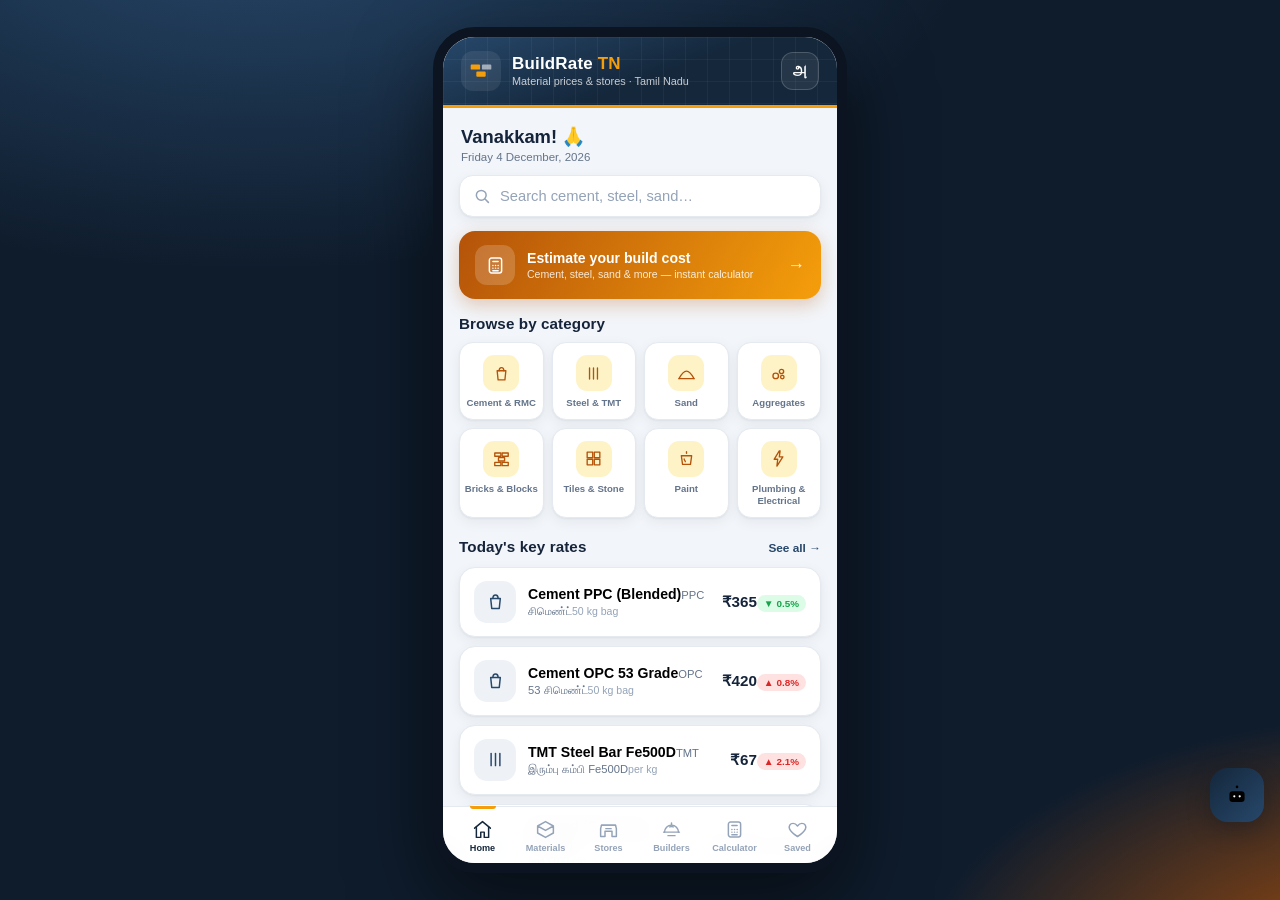
<file: docs/index.html>
<!DOCTYPE html>
<html lang="en">
<head>
<meta charset="utf-8">
<meta name="viewport" content="width=device-width, initial-scale=1, viewport-fit=cover">
<title>BuildRate TN — Construction Material Prices (offline)</title>
<meta name="description" content="Current market prices of construction materials and store details across Tamil Nadu.">
<meta name="theme-color" content="#14273b">
<link rel="icon" href="data:image/svg+xml,%3Csvg xmlns='http://www.w3.org/2000/svg' viewBox='0 0 64 64'%3E%3Crect width='64' height='64' rx='14' fill='%2314273b'/%3E%3Crect x='12' y='20' width='18' height='10' rx='2' fill='%23f59e0b'/%3E%3Crect x='34' y='20' width='18' height='10' rx='2' fill='%23e2e8f0'/%3E%3Crect x='23' y='34' width='18' height='10' rx='2' fill='%23f59e0b'/%3E%3C/svg%3E">
<style>
/* BuildRate TN — mobile app styles */
:root {
  --bg: #f2f5f9;
  --surface: #ffffff;
  --ink: #15243a;
  --muted: #64748b;
  --faint: #94a3b8;
  --line: #e5eaf1;
  --navy: #14273b;
  --navy-2: #1e3a57;
  --navy-3: #27486b;
  --accent: #f59e0b;
  --accent-soft: #fef3c7;
  --up: #dc2626;
  --up-soft: #fee2e2;
  --down: #16a34a;
  --down-soft: #dcfce7;
  --radius: 16px;
  --shadow: 0 1px 2px rgba(21, 36, 58, .05), 0 4px 14px rgba(21, 36, 58, .06);
  font-size: 16px;
}

* { box-sizing: border-box; margin: 0; padding: 0; -webkit-tap-highlight-color: transparent; }

html, body { height: 100%; }

body {
  font-family: -apple-system, BlinkMacSystemFont, "Segoe UI", Roboto, "Noto Sans", "Noto Sans Tamil", "Latha", sans-serif;
  background: var(--bg);
  color: var(--ink);
  -webkit-font-smoothing: antialiased;
}

/* ---------- phone shell ---------- */
.phone {
  display: flex;
  flex-direction: column;
  height: 100vh;   /* fallback for older browsers */
  height: 100dvh;  /* modern browsers: dynamic viewport height */
  max-width: 480px;
  margin: 0 auto;
  background: var(--bg);
  position: relative;
}

@media (min-width: 560px) {
  body {
    background:
      radial-gradient(1200px 600px at 20% -10%, #27486b 0%, transparent 60%),
      radial-gradient(900px 500px at 110% 110%, #b45309 0%, transparent 55%),
      #0f1c2c;
    display: grid;
    place-items: center;
    height: 100vh;
    overflow: hidden;
  }
  .phone {
    width: 414px;
    height: min(880px, 94vh);
    max-width: none;
    border-radius: 42px;
    border: 10px solid #0b1420;
    box-shadow: 0 30px 80px rgba(0, 0, 0, .55), inset 0 0 0 1px rgba(255, 255, 255, .06);
    overflow: hidden;
  }
}

/* ---------- app bar ---------- */
.appbar {
  flex: none;
  display: flex;
  align-items: center;
  justify-content: space-between;
  gap: 10px;
  padding: calc(14px + env(safe-area-inset-top)) 18px 14px;
  background:
    linear-gradient(rgba(255, 255, 255, .045) 1px, transparent 1px),
    linear-gradient(90deg, rgba(255, 255, 255, .045) 1px, transparent 1px),
    linear-gradient(160deg, var(--navy-3), var(--navy) 55%);
  background-size: 22px 22px, 22px 22px, cover;
  color: #fff;
  border-bottom: 3px solid var(--accent);
}

.appbar-brand { display: flex; align-items: center; gap: 11px; min-width: 0; }
.logo { display: grid; place-items: center; width: 40px; height: 40px; border-radius: 12px; background: rgba(255, 255, 255, .08); }
.brand-text h1 { font-size: 1.06rem; font-weight: 800; letter-spacing: .2px; line-height: 1.1; }
.brand-text h1 em { font-style: normal; color: var(--accent); }
.brand-text p { font-size: .68rem; opacity: .75; margin-top: 2px; white-space: nowrap; overflow: hidden; text-overflow: ellipsis; }

.icon-btn {
  flex: none;
  width: 38px; height: 38px;
  border-radius: 12px;
  border: 1px solid rgba(255, 255, 255, .18);
  background: rgba(255, 255, 255, .07);
  color: #fff;
  font-size: .95rem;
  font-weight: 700;
  cursor: pointer;
  display: grid;
  place-items: center;
}
.icon-btn:active { transform: scale(.94); }

/* ---------- main view ---------- */
.view {
  flex: 1;
  overflow-y: auto;
  overscroll-behavior: contain;
  padding: 16px 16px calc(86px + env(safe-area-inset-bottom));
  scrollbar-width: none;
}
.view::-webkit-scrollbar { display: none; }

/* ---------- bottom nav ---------- */
.bottomnav {
  position: absolute;
  left: 0; right: 0; bottom: 0;
  display: flex;
  background: rgba(255, 255, 255, .96);
  backdrop-filter: blur(10px);
  border-top: 1px solid var(--line);
  padding: 6px 8px calc(6px + env(safe-area-inset-bottom));
}
.navitem {
  flex: 1;
  display: flex;
  flex-direction: column;
  align-items: center;
  gap: 3px;
  padding: 7px 2px 5px;
  border: 0;
  background: none;
  color: var(--faint);
  font-size: .64rem;
  font-weight: 600;
  font-family: inherit;
  cursor: pointer;
  border-radius: 12px;
  position: relative;
}
.navitem svg { width: 23px; height: 23px; fill: none; stroke: currentColor; stroke-width: 1.7; stroke-linecap: round; stroke-linejoin: round; }
.navitem.active { color: var(--navy); }
.navitem.active::before {
  content: "";
  position: absolute;
  top: -7px; left: 50%;
  transform: translateX(-50%);
  width: 26px; height: 3px;
  border-radius: 0 0 3px 3px;
  background: var(--accent);
}

/* ---------- generic bits ---------- */
.section { margin-bottom: 20px; }
.section-head {
  display: flex;
  align-items: baseline;
  justify-content: space-between;
  gap: 8px;
  margin-bottom: 10px;
}
.section-head h2 { font-size: .95rem; font-weight: 800; letter-spacing: .1px; }
.section-head .see-all { font-size: .74rem; font-weight: 700; color: var(--navy-3); background: none; border: 0; cursor: pointer; font-family: inherit; padding: 2px 0; }
.section-head .see-all:active { opacity: .6; }

.card {
  background: var(--surface);
  border: 1px solid var(--line);
  border-radius: var(--radius);
  box-shadow: var(--shadow);
}

/* search */
.searchbar {
  display: flex;
  align-items: center;
  gap: 9px;
  background: var(--surface);
  border: 1px solid var(--line);
  border-radius: 14px;
  padding: 11px 13px;
  box-shadow: var(--shadow);
  margin-bottom: 14px;
}
.searchbar svg { flex: none; width: 18px; height: 18px; stroke: var(--faint); fill: none; stroke-width: 2; stroke-linecap: round; }
.searchbar input {
  flex: 1;
  border: 0;
  outline: 0;
  background: none;
  font: inherit;
  font-size: .92rem;
  color: var(--ink);
  min-width: 0;
}
.searchbar input::placeholder { color: var(--faint); }

/* chips */
.chiprow {
  display: flex;
  gap: 8px;
  overflow-x: auto;
  padding: 2px 2px 8px;
  margin: 0 -2px 6px;
  scrollbar-width: none;
}
.chiprow::-webkit-scrollbar { display: none; }
.chip {
  flex: none;
  display: inline-flex;
  align-items: center;
  gap: 6px;
  padding: 7px 13px;
  border-radius: 999px;
  border: 1px solid var(--line);
  background: var(--surface);
  color: var(--muted);
  font: inherit;
  font-size: .78rem;
  font-weight: 700;
  cursor: pointer;
  white-space: nowrap;
}
.chip svg { width: 15px; height: 15px; stroke: currentColor; fill: none; stroke-width: 1.7; stroke-linecap: round; stroke-linejoin: round; }
.chip.active { background: var(--navy); border-color: var(--navy); color: #fff; }

/* category grid (home) */
.catgrid { display: grid; grid-template-columns: repeat(4, 1fr); gap: 8px; }
.cat {
  display: flex;
  flex-direction: column;
  align-items: center;
  gap: 6px;
  padding: 12px 4px 10px;
  border-radius: 14px;
  border: 1px solid var(--line);
  background: var(--surface);
  cursor: pointer;
  font-family: inherit;
  color: var(--ink);
  box-shadow: var(--shadow);
}
.cat:active { transform: scale(.96); }
.cat .catico {
  width: 36px; height: 36px;
  border-radius: 11px;
  display: grid;
  place-items: center;
  background: var(--accent-soft);
  color: #b45309;
}
.cat .catico svg { width: 19px; height: 19px; stroke: currentColor; fill: none; stroke-width: 1.7; stroke-linecap: round; stroke-linejoin: round; }
.cat span { font-size: .6rem; font-weight: 700; text-align: center; line-height: 1.25; color: var(--muted); }

/* material row */
.matrow {
  display: flex;
  align-items: center;
  gap: 12px;
  width: 100%;
  padding: 13px 14px;
  background: var(--surface);
  border: 1px solid var(--line);
  border-radius: var(--radius);
  box-shadow: var(--shadow);
  cursor: pointer;
  font-family: inherit;
  text-align: left;
  margin-bottom: 9px;
}
.matrow:active { background: #f8fafc; }
.matico {
  flex: none;
  width: 42px; height: 42px;
  border-radius: 13px;
  display: grid;
  place-items: center;
  background: #eef2f7;
  color: var(--navy-3);
}
.matico svg { width: 21px; height: 21px; stroke: currentColor; fill: none; stroke-width: 1.7; stroke-linecap: round; stroke-linejoin: round; }
.matrow .matmid { flex: 1; min-width: 0; }
.matrow .matname { font-size: .88rem; font-weight: 700; line-height: 1.25; }
.matrow .matta { font-size: .7rem; color: var(--muted); margin-top: 1px; }
.matrow .matmeta { font-size: .66rem; color: var(--faint); margin-top: 3px; }
.matrow .matright { flex: none; text-align: right; }
.matrow .matprice { font-size: .95rem; font-weight: 800; color: var(--ink); white-space: nowrap; }
.matrow .matunit { font-size: .62rem; color: var(--faint); margin-top: 1px; }

/* badges */
.badge {
  display: inline-flex;
  align-items: center;
  gap: 3px;
  font-size: .62rem;
  font-weight: 800;
  padding: 3px 7px;
  border-radius: 999px;
  margin-top: 4px;
}
.badge.up { color: var(--up); background: var(--up-soft); }
.badge.down { color: var(--down); background: var(--down-soft); }
.badge.flat { color: var(--muted); background: #eef2f7; }
.badge.big { font-size: .72rem; padding: 4px 10px; }
.badge.onDark.up { background: rgba(248, 113, 113, .22); color: #fecaca; }
.badge.onDark.down { background: rgba(74, 222, 128, .2); color: #bbf7d0; }
.badge.onDark.flat { background: rgba(255, 255, 255, .14); color: #e2e8f0; }

/* store cards */
.storerow {
  display: flex;
  align-items: center;
  gap: 12px;
  width: 100%;
  padding: 13px 14px;
  background: var(--surface);
  border: 1px solid var(--line);
  border-radius: var(--radius);
  box-shadow: var(--shadow);
  cursor: pointer;
  font-family: inherit;
  text-align: left;
  margin-bottom: 9px;
}
.storerow:active { background: #f8fafc; }
.storeavatar {
  flex: none;
  width: 42px; height: 42px;
  border-radius: 13px;
  display: grid;
  place-items: center;
  background: var(--navy);
  color: #fff;
  font-weight: 800;
  font-size: 1rem;
}
.storemid { flex: 1; min-width: 0; }
.storename { font-size: .88rem; font-weight: 700; line-height: 1.25; }
.storeloc { font-size: .7rem; color: var(--muted); margin-top: 2px; }
.storetags { display: flex; flex-wrap: wrap; gap: 4px; margin-top: 6px; }
.tag { font-size: .58rem; font-weight: 700; color: var(--navy-3); background: #eef2f7; border-radius: 6px; padding: 2px 7px; }
.tag.delivery { color: #92400e; background: var(--accent-soft); }
.storeright { flex: none; text-align: right; }
.rating { font-size: .8rem; font-weight: 800; color: #b45309; white-space: nowrap; }
.rating svg { width: 12px; height: 12px; fill: #f59e0b; vertical-align: -1px; }
.reviews { font-size: .6rem; color: var(--faint); margin-top: 2px; }

/* horizontal store strip (home) */
.hstrip {
  display: flex;
  gap: 10px;
  overflow-x: auto;
  padding: 2px 2px 8px;
  margin: 0 -2px;
  scrollbar-width: none;
}
.hstrip::-webkit-scrollbar { display: none; }
.hcard {
  flex: none;
  width: 168px;
  padding: 13px;
  background: var(--surface);
  border: 1px solid var(--line);
  border-radius: var(--radius);
  box-shadow: var(--shadow);
  cursor: pointer;
  font-family: inherit;
  text-align: left;
}
.hcard .rating { margin-top: 1px; }
.hcard p.storeloc { margin-top: 4px; }
.hcard .hc-foot { display: flex; gap: 4px; margin-top: 9px; }

/* ---------- detail pages ---------- */
.backbar { display: flex; align-items: center; justify-content: space-between; margin-bottom: 12px; }
.backbtn {
  display: inline-flex;
  align-items: center;
  gap: 6px;
  border: 0;
  background: none;
  color: var(--ink);
  font: inherit;
  font-size: .84rem;
  font-weight: 700;
  cursor: pointer;
  padding: 6px 10px 6px 0;
}
.backbtn svg { width: 17px; height: 17px; stroke: currentColor; fill: none; stroke-width: 2.2; stroke-linecap: round; stroke-linejoin: round; }

.favbtn {
  width: 40px; height: 40px;
  border-radius: 12px;
  border: 1px solid var(--line);
  background: var(--surface);
  cursor: pointer;
  display: grid;
  place-items: center;
  box-shadow: var(--shadow);
}
.favbtn svg { width: 20px; height: 20px; stroke: #e11d48; fill: none; stroke-width: 1.8; }
.favbtn.faved svg { fill: #e11d48; }
.favbtn:active { transform: scale(.92); }

.hero {
  border-radius: 20px;
  padding: 20px 18px;
  color: #fff;
  background:
    linear-gradient(rgba(255, 255, 255, .05) 1px, transparent 1px),
    linear-gradient(90deg, rgba(255, 255, 255, .05) 1px, transparent 1px),
    linear-gradient(155deg, var(--navy-3), var(--navy) 60%);
  background-size: 20px 20px, 20px 20px, cover;
  margin-bottom: 14px;
  position: relative;
  overflow: hidden;
}
.hero .catpill {
  display: inline-block;
  font-size: .62rem;
  font-weight: 800;
  letter-spacing: .4px;
  text-transform: uppercase;
  background: rgba(245, 158, 11, .2);
  color: #fcd34d;
  padding: 4px 10px;
  border-radius: 999px;
}
.hero h2 { font-size: 1.22rem; font-weight: 800; margin-top: 9px; line-height: 1.2; }
.hero .heroTa { font-size: .8rem; opacity: .75; margin-top: 3px; }
.hero .heroprice { display: flex; align-items: baseline; gap: 8px; flex-wrap: wrap; margin-top: 13px; }
.hero .heroprice strong { font-size: 1.9rem; font-weight: 800; letter-spacing: .3px; }
.hero .heroprice span { font-size: .78rem; opacity: .8; }
.hero .herofoot { display: flex; gap: 8px; margin-top: 10px; flex-wrap: wrap; }

.statgrid { display: grid; grid-template-columns: 1fr 1fr 1fr; gap: 8px; margin-bottom: 14px; }
.stat {
  background: var(--surface);
  border: 1px solid var(--line);
  border-radius: 14px;
  box-shadow: var(--shadow);
  padding: 10px 11px;
}
.stat label { font-size: .58rem; font-weight: 700; color: var(--faint); text-transform: uppercase; letter-spacing: .4px; display: block; }
.stat b { font-size: .86rem; font-weight: 800; display: block; margin-top: 4px; white-space: nowrap; }

.panel { padding: 15px 16px; margin-bottom: 14px; }
.panel h3 { font-size: .82rem; font-weight: 800; margin-bottom: 10px; display: flex; align-items: center; gap: 7px; }
.panel h3 svg { width: 16px; height: 16px; stroke: var(--navy-3); fill: none; stroke-width: 1.8; stroke-linecap: round; stroke-linejoin: round; }
.panel p.body { font-size: .8rem; color: var(--muted); line-height: 1.55; }
.panel p.body + p.body { margin-top: 7px; }
.panel .notecard {
  margin-top: 10px;
  font-size: .72rem;
  color: #92400e;
  background: var(--accent-soft);
  padding: 9px 11px;
  border-radius: 10px;
  line-height: 1.5;
}

.brandrow, .sellerrow {
  display: flex;
  align-items: center;
  justify-content: space-between;
  gap: 10px;
  padding: 10px 0;
  border-bottom: 1px solid var(--line);
}
.brandrow:last-child, .sellerrow:last-child { border-bottom: 0; }
.brandrow .bname { font-size: .84rem; font-weight: 600; }
.brandrow .bprice { font-size: .84rem; font-weight: 800; white-space: nowrap; }

.sellerrow { cursor: pointer; }
.sellerrow .s-mid { flex: 1; min-width: 0; }
.sellerrow .s-name { font-size: .84rem; font-weight: 700; }
.sellerrow .s-loc { font-size: .68rem; color: var(--muted); margin-top: 2px; }
.sellerrow .s-right { text-align: right; flex: none; }
.sellerrow .s-price { font-size: .88rem; font-weight: 800; white-space: nowrap; }

.actionbtns { display: flex; gap: 9px; margin-bottom: 14px; }
.btn {
  flex: 1;
  display: inline-flex;
  align-items: center;
  justify-content: center;
  gap: 8px;
  padding: 13px 14px;
  border-radius: 14px;
  border: 1px solid var(--line);
  background: var(--surface);
  color: var(--ink);
  font: inherit;
  font-size: .86rem;
  font-weight: 800;
  cursor: pointer;
  text-decoration: none;
  box-shadow: var(--shadow);
}
.btn svg { width: 17px; height: 17px; stroke: currentColor; fill: none; stroke-width: 2; stroke-linecap: round; stroke-linejoin: round; }
.btn.primary { background: var(--accent); border-color: var(--accent); color: #3b2503; }
.btn.dark { background: var(--navy); border-color: var(--navy); color: #fff; }
.btn:active { transform: scale(.97); }
.btn.block { width: 100%; }

.inforow {
  display: flex;
  gap: 11px;
  align-items: flex-start;
  padding: 9px 0;
  border-bottom: 1px solid var(--line);
  font-size: .8rem;
  color: var(--muted);
  line-height: 1.5;
}
.inforow:last-child { border-bottom: 0; }
.inforow svg { flex: none; width: 17px; height: 17px; stroke: var(--navy-3); fill: none; stroke-width: 1.8; stroke-linecap: round; stroke-linejoin: round; margin-top: 1px; }
.inforow b { color: var(--ink); font-weight: 700; }

.countline { font-size: .7rem; color: var(--faint); margin: 2px 2px 10px; }

.footnote {
  text-align: center;
  font-size: .66rem;
  color: var(--faint);
  line-height: 1.6;
  padding: 6px 12px 2px;
}
.footnote button { border: 0; background: none; color: var(--navy-3); font: inherit; font-weight: 700; cursor: pointer; padding: 0; text-decoration: underline; }

.empty {
  text-align: center;
  padding: 44px 20px;
  color: var(--muted);
}
.empty .e-ico { font-size: 2.2rem; margin-bottom: 10px; }
.empty h3 { font-size: .95rem; font-weight: 800; color: var(--ink); margin-bottom: 5px; }
.empty p { font-size: .78rem; line-height: 1.5; margin-bottom: 16px; }

.greeting { margin: 2px 2px 12px; }
.greeting h2 { font-size: 1.15rem; font-weight: 800; }
.greeting p { font-size: .72rem; color: var(--muted); margin-top: 3px; }

/* big trend chart */
.chartwrap { position: relative; }
.chart-min, .chart-max {
  position: absolute;
  right: 0;
  font-size: .58rem;
  font-weight: 700;
  color: var(--faint);
}
.chart-min { bottom: 2px; }
.chart-max { top: 2px; }

/* ---------- sheet, toast ---------- */
.sheet-backdrop {
  position: fixed;
  inset: 0;
  background: rgba(9, 17, 28, .55);
  z-index: 40;
  display: flex;
  align-items: flex-end;
  justify-content: center;
}

/* CRITICAL: the `hidden` attribute must always win over our display rules —
   otherwise an invisible backdrop covers the whole app and eats all taps */
.sheet-backdrop[hidden], .sheet[hidden], .toast[hidden], #fatalErr[hidden],
.chatOverlay[hidden], .fabBtn[hidden], .aiCfg[hidden] {
  display: none !important;
}
.sheet {
  width: 100%;
  max-width: 480px;
  background: var(--surface);
  border-radius: 24px 24px 0 0;
  padding: 10px 20px calc(24px + env(safe-area-inset-bottom));
  z-index: 41;
  position: fixed;
  bottom: 0;
  left: 50%;
  transform: translateX(-50%);
}
.sheet-handle { width: 40px; height: 4px; border-radius: 99px; background: #d7dee8; margin: 4px auto 14px; }
.sheet h2 { font-size: 1rem; font-weight: 800; margin-bottom: 10px; }
.sheet p { font-size: .8rem; color: var(--muted); line-height: 1.6; margin-bottom: 10px; }

.toast {
  position: fixed;
  left: 50%;
  bottom: 104px;
  transform: translateX(-50%);
  background: var(--navy);
  color: #fff;
  font-size: .78rem;
  font-weight: 700;
  padding: 10px 18px;
  border-radius: 999px;
  box-shadow: 0 10px 30px rgba(9, 17, 28, .35);
  z-index: 60;
  white-space: nowrap;
}

/* skeleton shimmer while loading */
.skel { position: relative; overflow: hidden; background: var(--surface); border: 1px solid var(--line); border-radius: var(--radius); height: 68px; margin-bottom: 9px; }
.skel::after {
  content: "";
  position: absolute; inset: 0;
  background: linear-gradient(90deg, transparent, rgba(148, 163, 184, .12), transparent);
  animation: shimmer 1.1s infinite;
}
@keyframes shimmer { from { transform: translateX(-100%); } to { transform: translateX(100%); } }

@media (prefers-reduced-motion: reduce) {
  * { animation: none !important; transition: none !important; }
}

/* snappier taps on touch devices (no 300ms double-tap-zoom delay) */
.navitem, .matrow, .storerow, .cat, .chip, .hcard, .sellerrow, .btn, .favbtn, .backbtn, .see-all {
  touch-action: manipulation;
}

/* ---------- construction calculator ---------- */
.ctacard {
  display: flex;
  align-items: center;
  gap: 12px;
  width: 100%;
  padding: 14px 16px;
  margin-bottom: 16px;
  border: 0;
  border-radius: var(--radius);
  background: linear-gradient(120deg, #b45309, var(--accent));
  color: #fff;
  font-family: inherit;
  text-align: left;
  cursor: pointer;
  box-shadow: 0 6px 18px rgba(180, 83, 9, .28);
}
.ctacard:active { transform: scale(.98); }
.ctacard .cta-ico {
  flex: none;
  width: 40px; height: 40px;
  border-radius: 12px;
  background: rgba(255, 255, 255, .18);
  display: grid;
  place-items: center;
}
.ctacard .cta-ico svg { width: 21px; height: 21px; stroke: #fff; fill: none; stroke-width: 1.7; stroke-linecap: round; stroke-linejoin: round; }
.ctacard .cta-txt { flex: 1; min-width: 0; }
.ctacard .cta-txt b { display: block; font-size: .88rem; font-weight: 800; }
.ctacard .cta-txt span { display: block; font-size: .66rem; opacity: .85; margin-top: 2px; }
.ctacard .cta-arrow { font-size: 1.1rem; opacity: .9; }

.calcpanel { padding: 14px 16px; margin-bottom: 12px; }
.calcpanel label.plabel {
  display: block;
  font-size: .62rem;
  font-weight: 800;
  letter-spacing: .5px;
  text-transform: uppercase;
  color: var(--faint);
  margin-bottom: 9px;
}
.stepper { display: flex; align-items: center; gap: 10px; }
.stepbtn {
  flex: none;
  width: 42px; height: 42px;
  border-radius: 13px;
  border: 1px solid var(--line);
  background: #f6f8fb;
  font-size: 1.25rem;
  font-weight: 700;
  color: var(--navy);
  cursor: pointer;
  font-family: inherit;
  line-height: 1;
}
.stepbtn:active { background: #e8edf3; }
.areainput {
  flex: 1;
  width: 100%;
  min-width: 0;
  border: 0;
  outline: 0;
  background: none;
  font: inherit;
  font-size: 1.6rem;
  font-weight: 800;
  color: var(--ink);
  text-align: center;
}
.unitlbl { font-size: .72rem; font-weight: 700; color: var(--muted); white-space: nowrap; }

.calcrow { padding: 11px 0 12px; border-bottom: 1px solid var(--line); }
.calcrow:last-child { border-bottom: 0; padding-bottom: 2px; }
.cr-top { display: flex; align-items: flex-start; justify-content: space-between; gap: 10px; }
.cr-name { font-size: .84rem; font-weight: 700; line-height: 1.25; }
.cr-qty { font-size: .66rem; color: var(--muted); margin-top: 3px; }
.cr-cost { font-size: .88rem; font-weight: 800; white-space: nowrap; }
.cr-bar { height: 5px; border-radius: 99px; background: #eef2f7; margin-top: 8px; overflow: hidden; }
.cr-bar i { display: block; height: 100%; border-radius: 99px; background: linear-gradient(90deg, var(--navy-3), var(--accent)); }

.hero .herosplit { display: flex; align-items: baseline; gap: 8px; flex-wrap: wrap; margin-top: 12px; }
.hero .herosplit strong { font-size: 1.75rem; font-weight: 800; }
.hero .herosplit span { font-size: .78rem; opacity: .8; }

/* ---------- builders ---------- */
.buildrow {
  display: flex;
  align-items: center;
  gap: 12px;
  width: 100%;
  padding: 13px 14px;
  background: var(--surface);
  border: 1px solid var(--line);
  border-radius: var(--radius);
  box-shadow: var(--shadow);
  cursor: pointer;
  font-family: inherit;
  text-align: left;
  margin-bottom: 9px;
}
.buildrow:active { background: #f8fafc; }
.builderavatar {
  flex: none;
  width: 42px; height: 42px;
  border-radius: 13px;
  display: grid;
  place-items: center;
  background: #3b2f0b;
  color: #fcd34d;
  font-weight: 800;
  font-size: 1rem;
}
.buildermid { flex: 1; min-width: 0; }
.buildername { font-size: .86rem; font-weight: 700; line-height: 1.25; }
.builderloc { font-size: .68rem; color: var(--muted); margin-top: 2px; }
.buildertags { display: flex; flex-wrap: wrap; gap: 4px; margin-top: 6px; }
.builderright { flex: none; text-align: right; }
.builderrate { font-size: .98rem; font-weight: 800; color: #b45309; white-space: nowrap; }
.builderrate small { font-size: .58rem; color: var(--faint); font-weight: 700; display: block; margin-top: 1px; }

.inclist { list-style: none; }
.inclist li {
  font-size: .78rem;
  color: var(--muted);
  line-height: 1.5;
  padding: 6px 0 6px 22px;
  position: relative;
  border-bottom: 1px dashed var(--line);
}
.inclist li:last-child { border-bottom: 0; }
.inclist li::before {
  content: "✓";
  position: absolute;
  left: 2px;
  color: var(--down);
  font-weight: 800;
}

/* ---------- home loan calculator ---------- */
.modelabel { font-size: .58rem; font-weight: 700; color: var(--faint); text-transform: uppercase; letter-spacing: .4px; }
.splitbar { display: flex; height: 14px; border-radius: 99px; overflow: hidden; margin-top: 10px; }
.splitbar .s1 { background: var(--navy-3); }
.splitbar .s2 { background: var(--accent); }
.splitlegend { display: flex; gap: 14px; margin-top: 8px; font-size: .68rem; color: var(--muted); font-weight: 700; }
.splitlegend i { display: inline-block; width: 9px; height: 9px; border-radius: 3px; margin-right: 5px; }

/* nav: 6 tabs */
.navitem { padding: 6px 1px 4px; font-size: .57rem; }
.navitem svg { width: 21px; height: 21px; }

/* ---- loan prepayment ---- */
.savingsBox { background: #e9f9ef; color: #0e7a3c; border: 1px solid #bfe8cd; border-radius: 12px; padding: 10px 12px; font-weight: 700; font-size: .95rem; margin-bottom: 10px; }
.amortwrap { max-height: 260px; overflow-y: auto; border: 1px solid var(--line); border-radius: 10px; -webkit-overflow-scrolling: touch; }
.amort { width: 100%; border-collapse: collapse; font-size: .72rem; }
.amort th { position: sticky; top: 0; background: var(--bg); color: var(--muted); font-size: .6rem; text-transform: uppercase; letter-spacing: .04em; text-align: right; padding: 7px 8px; border-bottom: 1px solid var(--line); z-index: 1; }
.amort th:first-child, .amort td:first-child { text-align: left; }
.amort td { text-align: right; padding: 5px 8px; border-bottom: 1px solid var(--line); font-variant-numeric: tabular-nums; white-space: nowrap; }
.amort tbody tr:last-child td { border-bottom: none; }

/* ---- prepayment rows ---- */
.prepayRow { display: flex; align-items: flex-end; gap: 8px; margin-bottom: 10px; }
.prepayCell { flex: 1; min-width: 0; display: flex; flex-direction: column; gap: 4px; }
.prepayCell > label { font-size: .62rem; font-weight: 700; color: var(--muted); text-transform: uppercase; letter-spacing: .05em; }
.prepayCell .ppinput { font-size: 1.05rem; padding: 9px 6px; background: #f6f8fb; border: 1px solid var(--line); border-radius: 11px; text-align: center; }
.ppdel { flex: none; width: 36px; height: 40px; border: none; border-radius: 11px; background: #fdecec; color: #c23b3b; font-size: .85rem; cursor: pointer; }
.ppdel:active { background: #f9d8d8; }
.amortwrap { overflow-x: auto; }

/* ---- builder quote extras ---- */
.extrow { display: flex; justify-content: space-between; align-items: flex-start; gap: 12px; padding: 9px 0; border-bottom: 1px solid var(--line); }
.extname { font-size: .84rem; font-weight: 700; line-height: 1.3; }
.extname small { display: block; font-size: .68rem; font-weight: 500; color: var(--muted); margin-top: 2px; }
.extamt { font-size: .78rem; font-weight: 800; white-space: nowrap; color: var(--navy); font-variant-numeric: tabular-nums; text-align: right; }
.extratotal { background: var(--accent-soft); color: #8a5a08; border-radius: 12px; padding: 10px 12px; font-weight: 700; font-size: .88rem; margin-top: 10px; }
.extratotal small { font-weight: 600; }
.extratotal.big { background: #e8f0fb; color: var(--navy); font-size: 1.02rem; margin-top: 8px; }

/* ---------- BuildRate AI chat ---------- */
.fabBtn {
  position: fixed; bottom: calc(78px + env(safe-area-inset-bottom)); right: 16px;
  width: 54px; height: 54px; border-radius: 18px; border: none; cursor: pointer;
  background: linear-gradient(135deg, var(--navy) 0%, var(--navy-3) 100%);
  color: #fff; z-index: 35; display: flex; align-items: center; justify-content: center;
  box-shadow: 0 8px 22px rgba(9, 17, 28, .35);
}
.fabBtn svg { width: 26px; height: 26px; }
.fabBtn:active { transform: scale(.94); }
.chatOverlay {
  position: fixed; inset: 0; z-index: 60;
  width: 100%; max-width: 480px; left: 50%; transform: translateX(-50%);
  background: var(--bg); display: flex; flex-direction: column;
}
.chatHead {
  display: flex; align-items: center; gap: 10px; padding: 14px 16px;
  background: linear-gradient(135deg, var(--navy) 0%, var(--navy-2) 100%); color: #fff;
  padding-top: calc(14px + env(safe-area-inset-top));
}
.chatHeadIco { width: 38px; height: 38px; border-radius: 12px; background: rgba(255,255,255,.14); display: flex; align-items: center; justify-content: center; flex: none; }
.chatHeadIco svg { width: 22px; height: 22px; }
.chatHeadTxt { flex: 1; min-width: 0; display: flex; flex-direction: column; }
.chatHeadTxt b { font-size: .95rem; }
.chatHeadTxt small { font-size: .64rem; opacity: .75; }
.chatClose { border: none; background: rgba(255,255,255,.14); color: #fff; width: 34px; height: 34px; border-radius: 11px; font-size: .85rem; cursor: pointer; flex: none; }
.chatBody { flex: 1; overflow-y: auto; padding: 16px 14px 8px; -webkit-overflow-scrolling: touch; }
.msg { display: flex; flex-direction: column; margin-bottom: 12px; max-width: 88%; }
.msgU { align-self: flex-end; align-items: flex-end; }
.msgA { align-self: flex-start; align-items: flex-start; }
.bubble { padding: 10px 13px; border-radius: 16px; font-size: .84rem; line-height: 1.55; }
.msgU .bubble { background: var(--navy-3); color: #fff; border-bottom-right-radius: 5px; }
.msgA .bubble { background: var(--surface); color: var(--ink); border: 1px solid var(--line); border-bottom-left-radius: 5px; }
.msgA .bubble b { color: var(--navy); }
.msgActs { display: flex; flex-wrap: wrap; gap: 6px; margin-top: 6px; }
.msgActs .chip { font-size: .68rem; padding: 6px 12px; }
.dots { display: inline-flex; gap: 4px; align-items: center; }
.dots i { width: 6px; height: 6px; border-radius: 50%; background: var(--faint); animation: dotp 1.1s infinite; }
.dots i:nth-child(2) { animation-delay: .18s; }
.dots i:nth-child(3) { animation-delay: .36s; }
@keyframes dotp { 0%, 60%, 100% { opacity: .3; transform: translateY(0); } 30% { opacity: 1; transform: translateY(-3px); } }
.chatSugg { display: flex; gap: 8px; overflow-x: auto; padding: 8px 14px; scrollbar-width: none; }
.chatSugg::-webkit-scrollbar { display: none; }
.chatSugg .chip { flex: none; font-size: .72rem; }
.chatBar { display: flex; gap: 8px; padding: 10px 14px calc(10px + env(safe-area-inset-bottom)); background: var(--surface); border-top: 1px solid var(--line); }
.chatBar input {
  flex: 1; min-width: 0; border: 1px solid var(--line); background: var(--bg);
  border-radius: 13px; padding: 11px 14px; font: inherit; font-size: 1rem; outline: none; color: var(--ink);
}
.chatBar input:focus { border-color: var(--navy-3); }
.chatSend {
  flex: none; width: 46px; height: 46px; border-radius: 13px; border: none; cursor: pointer;
  background: var(--navy); color: #fff; display: flex; align-items: center; justify-content: center;
}
.chatSend svg { width: 20px; height: 20px; }
.chatSend:active { background: var(--navy-3); }

/* AI settings panel + status */
.aiStatus { flex: none; font-size: .6rem; font-weight: 700; color: #9db4cc; background: rgba(255,255,255,.1); padding: 4px 8px; border-radius: 99px; white-space: nowrap; }
.aiStatus.on { color: #7ef0ae; background: rgba(46, 204, 113, .18); }
.chatGear { margin-right: 6px; font-size: 1rem; }
.chatClear { margin-right: 6px; font-size: .8rem; padding: 0; line-height: 1; }
.imgWrap { position: relative; margin-top: 8px; min-height: 100px; border-radius: 12px; overflow: hidden; background: rgba(127,127,127,.14); }
.msgImg { display: block; width: 100%; max-width: 320px; opacity: 0; transition: opacity .4s; }
.imgWrap.ok .msgImg { opacity: 1; }
.imgWrap.ok { min-height: 0; background: none; }
.imgLoad, .imgErr { position: absolute; inset: 0; display: flex; align-items: center; justify-content: center; font-size: .78rem; padding: 10px; text-align: center; }
.imgLoad::before { content: ''; width: 14px; height: 14px; margin-right: 8px; border: 2px solid rgba(255,255,255,.35); border-top-color: #fff; border-radius: 50%; animation: imgspin 1s linear infinite; }
@keyframes imgspin { to { transform: rotate(360deg); } }
.imgErr { display: none; background: rgba(220,60,60,.18); }
.imgWrap.bad .imgLoad { display: none; }
.imgWrap.bad .imgErr { display: flex; }
.imgWrap.bad .msgImg { display: none; }
.imgWrap.ok .imgLoad { display: none; }
.imgRegen { margin-top: 8px; }
.aiCfg {
  position: absolute; inset: 0; z-index: 5; background: var(--bg);
  overflow-y: auto; padding: 16px 16px calc(20px + env(safe-area-inset-bottom));
}
.aiCfgCard { background: var(--surface); border: 1px solid var(--line); border-radius: 16px; padding: 16px; }
.aiCfgCard h3 { font-size: .95rem; font-weight: 800; margin-bottom: 8px; }
.aiCfgDesc { font-size: .76rem; color: var(--muted); line-height: 1.55; margin-bottom: 12px; }
.aiCfgInput {
  width: 100%; box-sizing: border-box; border: 1px solid var(--line); background: var(--bg);
  border-radius: 11px; padding: 11px 12px; font: inherit; font-size: .95rem; outline: none; color: var(--ink);
}
.aiCfgInput:focus { border-color: var(--navy-3); }
.aiCfgUrl { font-size: .68rem; color: var(--faint); margin-top: 4px; word-break: break-all; }
.aiCfgBtns { display: flex; gap: 8px; margin-top: 14px; flex-wrap: wrap; }
.aiCfgHint { font-size: .68rem; color: var(--muted); margin-top: 10px; }
.chatOverlay { position: fixed; }

</style>
</head>
<body>
<div id="fatalErr" hidden style="position:fixed;top:0;left:0;right:0;z-index:99;background:#dc2626;color:#fff;font:600 12px/1.4 -apple-system,system-ui,sans-serif;padding:8px 12px;"></div>
<div class="phone" id="phone">

  <header class="appbar">
    <div class="appbar-brand">
      <span class="logo" aria-hidden="true">
        <svg viewBox="0 0 64 64" width="30" height="30"><rect width="64" height="64" rx="14" fill="none"/><rect x="10" y="18" width="20" height="11" rx="2" fill="#f59e0b"/><rect x="34" y="18" width="20" height="11" rx="2" fill="#ffffff" opacity=".55"/><rect x="22" y="33" width="20" height="11" rx="2" fill="#f59e0b"/></svg>
      </span>
      <div class="brand-text">
        <h1>BuildRate <em>TN</em></h1>
        <p data-i18n="tagline">Material prices &amp; stores · Tamil Nadu</p>
      </div>
    </div>
    <button class="icon-btn" id="langToggle" title="தமிழ் / English" aria-label="Switch language">அ</button>
  </header>

  <main id="view" class="view"></main>

  <nav class="bottomnav" id="bottomnav">
    <button class="navitem" data-action="nav" data-route="#/home" data-tab="home">
      <svg viewBox="0 0 24 24"><path d="M3 10.5 12 3l9 7.5"/><path d="M5 9.5V21h5v-6h4v6h5V9.5"/></svg>
      <span data-i18n="nav_home">Home</span>
    </button>
    <button class="navitem" data-action="nav" data-route="#/materials" data-tab="materials">
      <svg viewBox="0 0 24 24"><path d="M21 8 12 3 3 8l9 5 9-5v8l-9 5-9-5V8"/></svg>
      <span data-i18n="nav_materials">Materials</span>
    </button>
    <button class="navitem" data-action="nav" data-route="#/stores" data-tab="stores">
      <svg viewBox="0 0 24 24"><path d="M4 7 3 11v9h5v-6h8v6h5v-9l-1-4H4z"/><path d="M4 7h16"/><path d="M9 11h6"/></svg>
      <span data-i18n="nav_stores">Stores</span>
    </button>
    <button class="navitem" data-action="nav" data-route="#/builders" data-tab="builders">
      <svg viewBox="0 0 24 24"><path d="M4 15a8 8 0 0 1 16 0"/><path d="M3 15h18"/><path d="M10 9a6.5 6.5 0 0 1 4 0"/><path d="M12 4.5v2"/><path d="M8 19h8"/></svg>
      <span data-i18n="nav_builders">Builders</span>
    </button>
    <button class="navitem" data-action="nav" data-route="#/calc" data-tab="calc">
      <svg viewBox="0 0 24 24"><rect x="5" y="3.5" width="14" height="17" rx="2.5"/><path d="M9 7.5h6"/><path d="M9 12h.1M12 12h.1M15 12h.1M9 15h.1M12 15h.1M15 15h.1"/><path d="M9 18h6"/></svg>
      <span data-i18n="nav_calc">Calculator</span>
    </button>
    <button class="navitem" data-action="nav" data-route="#/saved" data-tab="saved">
      <svg viewBox="0 0 24 24"><path d="M12 20s-7-4.5-9-8.5C1.5 8.5 3.5 5 7 5c2 0 3.5 1 5 3 1.5-2 3-3 5-3 3.5 0 5.5 3.5 4 6.5-2 4-9 8.5-9 8.5z"/></svg>
      <span data-i18n="nav_saved">Saved</span>
    </button>
  </nav>
</div>

<button class="fabBtn" id="fabBtn" data-action="chat-open" aria-label="Ask BuildRate AI">
  <svg viewBox="0 0 24 24"><rect x="5" y="8.5" width="14" height="10" rx="3"/><path d="M12 5.5v3"/><circle cx="12" cy="4.5" r="1.2"/><circle cx="9.5" cy="13.2" r="1" fill="currentColor" stroke="none"/><circle cx="14.5" cy="13.2" r="1" fill="currentColor" stroke="none"/><path d="M9.5 16.5h5"/></svg>
</button>

<div class="chatOverlay" id="chatOverlay" hidden>
  <div class="chatHead">
    <span class="chatHeadIco">
      <svg viewBox="0 0 24 24"><rect x="5" y="8.5" width="14" height="10" rx="3"/><path d="M12 5.5v3"/><circle cx="12" cy="4.5" r="1.2"/><circle cx="9.5" cy="13.2" r="1" fill="currentColor" stroke="none"/><circle cx="14.5" cy="13.2" r="1" fill="currentColor" stroke="none"/><path d="M9.5 16.5h5"/></svg>
    </span>
    <span class="chatHeadTxt"><b data-i18n="ai_title">Ask BuildRate AI</b><small data-i18n="ai_sub">Online AI · TN construction help</small></span>
    <span class="aiStatus" id="aiStatus"></span>
    <button class="chatClose chatGear" data-action="chat-cfg" aria-label="AI settings">⚙</button>
    <button class="chatClose chatClear" data-action="chat-clear" aria-label="clear chat" title="Clear chat">🗑️</button>
    <button class="chatClose" data-action="chat-close" aria-label="close chat">&#10005;</button>
  </div>
  <div class="aiCfg" id="aiCfg" hidden></div>
  <div class="chatBody" id="chatBody"></div>
  <div class="chatSugg" id="chatSugg"></div>
  <form class="chatBar" id="chatForm">
    <input id="chatInput" type="text" autocomplete="off" data-i18n-ph="ai_placeholder" placeholder="Ask about construction…" aria-label="question">
    <button class="chatSend" type="submit" aria-label="send"><svg viewBox="0 0 24 24"><path d="M4 12h14"/><path d="m13 6 6 6-6 6"/></svg></button>
  </form>
</div>

<div class="sheet-backdrop" id="sheetBackdrop" hidden></div>
<div class="sheet" id="aboutSheet" hidden>
  <div class="sheet-handle"></div>
  <h2 data-i18n="about_title">About this app</h2>
  <p data-i18n="about_p1">BuildRate TN shows indicative market prices of construction materials and sample store listings across Tamil Nadu.</p>
  <p data-i18n="about_p2">Rates are compiled from public market references (Sep 2026) and change daily by city, brand, grade and load size. Always confirm today's rate with your dealer before ordering.</p>
  <p data-i18n="about_p3">Store listings shown are sample data for demonstration.</p>
  <button class="btn primary block" data-action="close-about" data-i18n="close">Close</button>
</div>

<div class="toast" id="toast" hidden></div>

<script>window.BR_DATA = {"/api/meta":{"updated":"2026-09-29","note":"Indicative market rates for Tamil Nadu (compiled from public market references, Sep 2026). Verify live rates with your dealer before ordering.","categories":[{"id":"cement","name":"Cement & RMC","name_ta":"சிமெண்ட் & RMC","count":4},{"id":"steel","name":"Steel & TMT","name_ta":"இரும்பு & TMT","count":3},{"id":"sand","name":"Sand","name_ta":"மணல்","count":5},{"id":"aggregates","name":"Aggregates","name_ta":"நீலக்கல்","count":5},{"id":"bricks-blocks","name":"Bricks & Blocks","name_ta":"செங்கல் & பிளாக்","count":4},{"id":"tiles","name":"Tiles & Stone","name_ta":"ஓடு & கல்","count":3},{"id":"paint","name":"Paint","name_ta":"பெயிண்ட்","count":4},{"id":"plumbing","name":"Plumbing & Electrical","name_ta":"குழாய் & மின்","count":3}],"cities":["Chennai","Coimbatore","Erode","Madurai","Salem","Tiruchirappalli","Tirunelveli","Vellore"],"material_count":31,"store_count":14,"builder_types":[{"id":"turnkey","name":"Turnkey","name_ta":"முழு பேக்கேஜ்"},{"id":"semi","name":"Semi-turnkey","name_ta":"அரை பேக்கேஜ்"},{"id":"contractor","name":"Civil contractor","name_ta":"சிவில் ஒப்பந்ததாரர்"},{"id":"labour","name":"Labour only","name_ta":"வேலை மட்டும்"}],"builder_cities":["Chennai","Coimbatore","Madurai","Salem","Tiruchirappalli","Tirunelveli","Vellore"],"builder_count":41},"/api/materials":{"count":31,"materials":[{"slug":"cement-opc-53","name":"Cement OPC 53 Grade","name_ta":"OPC 53 சிமெண்ட்","category":"cement","unit":"50 kg bag","unit_ta":"50 கிலோ மூட்டை","price_low":385,"price_high":460,"price_avg":420,"change_pct":0.8,"updated":"2026-09-29","history":[418,422,424,414,427,421,429,420]},{"slug":"cement-ppc","name":"Cement PPC (Blended)","name_ta":"PPC சிமெண்ட்","category":"cement","unit":"50 kg bag","unit_ta":"50 கிலோ மூட்டை","price_low":330,"price_high":400,"price_avg":365,"change_pct":-0.5,"updated":"2026-09-29","history":[364,359,358,367,358,363,371,365]},{"slug":"white-cement","name":"White Cement","name_ta":"வெள்ளை சிமெண்ட்","category":"cement","unit":"50 kg bag","unit_ta":"50 கிலோ மூட்டை","price_low":800,"price_high":950,"price_avg":870,"change_pct":0.0,"updated":"2026-09-29","history":[855,866,868,872,879,872,884,870]},{"slug":"rmc-m25","name":"Ready-Mix Concrete M25","name_ta":"தயார் கான்கிரீட் M25","category":"cement","unit":"per cu. metre","unit_ta":"ஒரு கன மீட்டர்","price_low":5000,"price_high":6200,"price_avg":5600,"change_pct":1.5,"updated":"2026-09-29","history":[5390,5520,5430,5630,5610,5460,5570,5600]},{"slug":"tmt-steel-fe500d","name":"TMT Steel Bar Fe500D","name_ta":"TMT இரும்பு கம்பி Fe500D","category":"steel","unit":"per kg","unit_ta":"ஒரு கிலோ","price_low":62,"price_high":72,"price_avg":67,"change_pct":2.1,"updated":"2026-09-29","history":[67.0,67.0,67.0,64.5,66.0,65.5,68.0,67]},{"slug":"tmt-steel-fe550d","name":"TMT Steel Bar Fe550D","name_ta":"TMT இரும்பு கம்பி Fe550D","category":"steel","unit":"per kg","unit_ta":"ஒரு கிலோ","price_low":66,"price_high":75,"price_avg":70,"change_pct":2.3,"updated":"2026-09-29","history":[67.5,68.5,69.0,70.0,70.5,68.5,68.5,70]},{"slug":"binding-wire","name":"Binding Wire (GI)","name_ta":"கட்டுக் கம்பி","category":"steel","unit":"per kg","unit_ta":"ஒரு கிலோ","price_low":85,"price_high":110,"price_avg":95,"change_pct":1.0,"updated":"2026-09-29","history":[96.0,94.0,92.5,94.5,93.5,94.5,95.0,95]},{"slug":"m-sand","name":"M-Sand (Concrete Grade)","name_ta":"எம் மணல் (கான்கிரீட்)","category":"sand","unit":"per unit (100 cft)","unit_ta":"ஒரு யூனிட் (100 கன அடி)","price_low":4200,"price_high":5000,"price_avg":4600,"change_pct":6.2,"updated":"2026-09-29","history":[4270,4370,4360,4420,4460,4540,4520,4600]},{"slug":"p-sand","name":"P-Sand (Plastering Grade)","name_ta":"பி மணல் (பூச்சு)","category":"sand","unit":"per unit (100 cft)","unit_ta":"ஒரு யூனிட் (100 கன அடி)","price_low":4750,"price_high":6000,"price_avg":5350,"change_pct":5.8,"updated":"2026-09-29","history":[5110,5040,5070,5210,5160,5210,5320,5350]},{"slug":"river-sand","name":"River Sand","name_ta":"ஆற்று மணல்","category":"sand","unit":"per tonne","unit_ta":"ஒரு டன்","price_low":2400,"price_high":3000,"price_avg":2700,"change_pct":4.0,"updated":"2026-09-29","history":[2560,2590,2620,2650,2610,2730,2620,2700]},{"slug":"filling-sand","name":"Filling Sand / Red Soil","name_ta":"நிரப்பு மணல் / செம்மண்","category":"sand","unit":"per tonne","unit_ta":"ஒரு டன்","price_low":200,"price_high":300,"price_avg":250,"change_pct":0.0,"updated":"2026-09-29","history":[247,246,249,249,252,247,246,250]},{"slug":"crusher-dust","name":"Crusher Dust (Quarry Dust)","name_ta":"க்ரஷர் தூசி","category":"sand","unit":"per tonne","unit_ta":"ஒரு டன்","price_low":550,"price_high":750,"price_avg":650,"change_pct":3.5,"updated":"2026-09-29","history":[623,637,642,634,631,643,637,650]},{"slug":"blue-metal-20mm","name":"Blue Metal 20 mm (Jelly)","name_ta":"நீலக்கல் 20 மிமீ","category":"aggregates","unit":"per tonne","unit_ta":"ஒரு டன்","price_low":850,"price_high":1000,"price_avg":920,"change_pct":5.1,"updated":"2026-09-29","history":[884,865,874,885,901,898,908,920]},{"slug":"blue-metal-40mm","name":"Blue Metal 40 mm","name_ta":"நீலக்கல் 40 மிமீ","category":"aggregates","unit":"per tonne","unit_ta":"ஒரு டன்","price_low":800,"price_high":950,"price_avg":875,"change_pct":4.8,"updated":"2026-09-29","history":[854,821,828,851,869,850,878,875]},{"slug":"aggregate-12mm","name":"Aggregate 12 mm","name_ta":"நீலக்கல் 12 மிமீ","category":"aggregates","unit":"per tonne","unit_ta":"ஒரு டன்","price_low":900,"price_high":1000,"price_avg":950,"change_pct":4.9,"updated":"2026-09-29","history":[894,920,903,916,915,932,960,950]},{"slug":"aggregate-6mm","name":"6 mm Chips","name_ta":"6 மிமீ சிப்ஸ்","category":"aggregates","unit":"per tonne","unit_ta":"ஒரு டன்","price_low":900,"price_high":1050,"price_avg":975,"change_pct":5.0,"updated":"2026-09-29","history":[945,957,947,960,956,956,979,975]},{"slug":"wet-mix-gsb","name":"Wet Mix / GSB","name_ta":"ஈரக் கலவை / GSB","category":"aggregates","unit":"per tonne","unit_ta":"ஒரு டன்","price_low":1050,"price_high":1300,"price_avg":1170,"change_pct":7.5,"updated":"2026-09-29","history":[1085,1112,1093,1132,1157,1147,1151,1170]},{"slug":"red-bricks","name":"Red Bricks (Wire-cut)","name_ta":"செங்கற்கள்","category":"bricks-blocks","unit":"per piece","unit_ta":"ஒரு செங்கல்","price_low":9,"price_high":16,"price_avg":12,"change_pct":1.2,"updated":"2026-09-29","history":[12.0,12.0,12.0,12.0,12.0,12.0,12.0,12]},{"slug":"fly-ash-bricks","name":"Fly Ash Bricks","name_ta":"பிளை ஆஷ் செங்கற்கள்","category":"bricks-blocks","unit":"per piece","unit_ta":"ஒரு செங்கல்","price_low":6,"price_high":9,"price_avg":7.5,"change_pct":0.0,"updated":"2026-09-29","history":[7.5,7.5,7.5,7.5,7.5,7.5,7.5,7.5]},{"slug":"aac-blocks","name":"AAC Blocks (600×200×150 mm)","name_ta":"AAC பிளாக்குகள்","category":"bricks-blocks","unit":"per block","unit_ta":"ஒரு பிளாக்","price_low":40,"price_high":65,"price_avg":52,"change_pct":1.8,"updated":"2026-09-29","history":[52.0,52.5,52.0,52.0,51.5,52.0,51.0,52]},{"slug":"solid-concrete-blocks","name":"Solid Concrete Blocks (6\")","name_ta":"சிமெண்ட் பிளாக்குகள்","category":"bricks-blocks","unit":"per block","unit_ta":"ஒரு பிளாக்","price_low":35,"price_high":55,"price_avg":45,"change_pct":2.0,"updated":"2026-09-29","history":[45.0,44.0,44.5,44.0,45.5,46.0,44.0,45]},{"slug":"vitrified-tiles","name":"Vitrified Floor Tiles","name_ta":"விட்ரிஃபைட் தரை ஓடுகள்","category":"tiles","unit":"per sq. ft","unit_ta":"ஒரு சதுர அடி","price_low":45,"price_high":120,"price_avg":80,"change_pct":-1.5,"updated":"2026-09-29","history":[81.5,82.5,80.5,79.5,82.5,82.0,80.0,80]},{"slug":"ceramic-wall-tiles","name":"Ceramic Wall Tiles","name_ta":"செராமிக் சுவர் ஓடுகள்","category":"tiles","unit":"per sq. ft","unit_ta":"ஒரு சதுர அடி","price_low":35,"price_high":90,"price_avg":60,"change_pct":-1.0,"updated":"2026-09-29","history":[59.5,61.0,61.0,61.5,60.5,60.0,59.5,60]},{"slug":"granite-slabs","name":"Granite Slabs","name_ta":"கிரானைட்","category":"tiles","unit":"per sq. ft","unit_ta":"ஒரு சதுர அடி","price_low":120,"price_high":350,"price_avg":230,"change_pct":0.0,"updated":"2026-09-29","history":[229,232,231,231,227,234,226,230]},{"slug":"interior-emulsion","name":"Interior Emulsion Paint","name_ta":"உள்வீட்டு பெயிண்ட்","category":"paint","unit":"per litre","unit_ta":"ஒரு லிட்டர்","price_low":220,"price_high":380,"price_avg":300,"change_pct":-0.5,"updated":"2026-09-29","history":[297,304,302,303,304,301,298,300]},{"slug":"exterior-emulsion","name":"Exterior Weather Paint","name_ta":"வெளிவீட்டு பெயிண்ட்","category":"paint","unit":"per litre","unit_ta":"ஒரு லிட்டர்","price_low":280,"price_high":450,"price_avg":360,"change_pct":-0.8,"updated":"2026-09-29","history":[354,361,371,358,354,359,367,360]},{"slug":"wall-primer","name":"Wall Primer","name_ta":"ப்ரைமர்","category":"paint","unit":"per litre","unit_ta":"ஒரு லிட்டர்","price_low":120,"price_high":200,"price_avg":160,"change_pct":0.0,"updated":"2026-09-29","history":[157,160,163,158,161,159,162,160]},{"slug":"wall-putty","name":"White Cement Putty (40 kg)","name_ta":"வெள்ளை சிமெண்ட் புட்டி","category":"paint","unit":"40 kg bag","unit_ta":"40 கிலோ மூட்டை","price_low":650,"price_high":950,"price_avg":780,"change_pct":0.6,"updated":"2026-09-29","history":[776,767,764,778,776,775,789,780]},{"slug":"pvc-conduit-25mm","name":"PVC Electrical Conduit 25 mm","name_ta":"PVC மின் குழாய்","category":"plumbing","unit":"3 m length","unit_ta":"3 மீட்டர்","price_low":90,"price_high":150,"price_avg":120,"change_pct":0.0,"updated":"2026-09-29","history":[119,119,120,118,118,118,120,120]},{"slug":"cpvc-pipe-half-inch","name":"CPVC Pipe 1/2\" SDR-11","name_ta":"CPVC குழாய் 1/2 அங்குலம்","category":"plumbing","unit":"3 m length","unit_ta":"3 மீட்டர்","price_low":360,"price_high":520,"price_avg":440,"change_pct":-0.5,"updated":"2026-09-29","history":[445,433,432,449,431,431,448,440]},{"slug":"wire-fr-1-5","name":"FR Electrical Wire 1.5 sq mm","name_ta":"மின் கம்பி 1.5 சதுர மிமீ","category":"plumbing","unit":"90 m coil","unit_ta":"90 மீட்டர் சுருள்","price_low":1800,"price_high":2400,"price_avg":2100,"change_pct":1.2,"updated":"2026-09-29","history":[2020,2070,2030,2110,2140,2050,2120,2100]}]},"/api/stores":{"count":14,"stores":[{"slug":"sri-balaji-building-materials","name":"Sri Balaji Building Materials","area":"Ambattur","city":"Chennai","rating":4.6,"reviews":318,"delivery":true,"categories":["cement","steel","bricks-blocks"],"stock_count":10},{"slug":"anna-cement-agency","name":"Anna Cement Agency","area":"Madhavaram","city":"Chennai","rating":4.4,"reviews":264,"delivery":true,"categories":["cement","paint"],"stock_count":8},{"slug":"vk-sands-aggregates","name":"VK Sands & Aggregates","area":"Porur","city":"Chennai","rating":4.3,"reviews":151,"delivery":true,"categories":["sand","aggregates"],"stock_count":10},{"slug":"murugan-hardwares","name":"Murugan Hardwares & Paints","area":"Tambaram","city":"Chennai","rating":4.2,"reviews":198,"delivery":false,"categories":["paint","plumbing","tiles"],"stock_count":9},{"slug":"kovai-build-mart","name":"Kovai Build Mart","area":"Ganapathy","city":"Coimbatore","rating":4.5,"reviews":342,"delivery":true,"categories":["cement","steel","bricks-blocks","tiles"],"stock_count":11},{"slug":"annamalaiyar-sand-depot","name":"Annamalaiyar Sand Depot","area":"Ukkadam","city":"Coimbatore","rating":4.1,"reviews":96,"delivery":true,"categories":["sand","aggregates"],"stock_count":8},{"slug":"pandiyan-steel-traders","name":"Pandiyan Steel Traders","area":"K. Pudur","city":"Madurai","rating":4.7,"reviews":411,"delivery":true,"categories":["steel","cement"],"stock_count":6},{"slug":"thirumalai-bricks-works","name":"Thirumalai Bricks Works","area":"Thirunagar","city":"Madurai","rating":4.0,"reviews":88,"delivery":true,"categories":["bricks-blocks","sand"],"stock_count":6},{"slug":"rockcity-blue-metals","name":"Rockcity Blue Metals","area":"Thuvakudi","city":"Tiruchirappalli","rating":4.4,"reviews":173,"delivery":true,"categories":["sand","aggregates"],"stock_count":8},{"slug":"cauvery-paints-hardware","name":"Cauvery Paints & Hardware","area":"Srirangam","city":"Tiruchirappalli","rating":4.3,"reviews":129,"delivery":false,"categories":["paint","plumbing"],"stock_count":8},{"slug":"steel-city-building-supplies","name":"Steel City Building Supplies","area":"Hasthampatti","city":"Salem","rating":4.2,"reviews":147,"delivery":true,"categories":["steel","cement"],"stock_count":6},{"slug":"texvalley-construction-mart","name":"Texvalley Construction Mart","area":"Perundurai Road","city":"Erode","rating":4.1,"reviews":84,"delivery":true,"categories":["cement","bricks-blocks","tiles"],"stock_count":9},{"slug":"nellai-build-depot","name":"Nellai Build Depot","area":"Palayamkottai","city":"Tirunelveli","rating":4.0,"reviews":73,"delivery":true,"categories":["cement","sand","bricks-blocks"],"stock_count":8},{"slug":"vellore-vitrified-house","name":"Vellore Vitrified House","area":"Katpadi","city":"Vellore","rating":4.5,"reviews":210,"delivery":true,"categories":["tiles","paint","plumbing"],"stock_count":8}]},"/api/builders":{"count":41,"builders":[{"slug":"gpm-properties","name":"GPM Properties","city":"Chennai","type":"turnkey","rate":1550,"min_area":null,"projects":null,"years":19,"rating":null,"reviews":null,"website":"gpmproperties.in","sample":false},{"slug":"chennee-builders","name":"CHENNEE Builders","city":"Chennai","type":"turnkey","rate":1750,"min_area":null,"projects":null,"years":10,"rating":null,"reviews":null,"website":"chennee.in","sample":false},{"slug":"the-chennai-engineer","name":"The Chennai Engineer","city":"Chennai","type":"turnkey","rate":1799,"min_area":null,"projects":null,"years":null,"rating":null,"reviews":null,"website":"thechennaiengineer.com","sample":false},{"slug":"prajha-group","name":"Prajha Group","city":"Chennai","type":"turnkey","rate":1800,"min_area":null,"projects":null,"years":null,"rating":null,"reviews":null,"website":"prajhagroup.com","sample":false},{"slug":"siddharth-construction","name":"Siddharth Construction","city":"Chennai","type":"turnkey","rate":1899,"min_area":null,"projects":null,"years":13,"rating":null,"reviews":null,"website":"siddharthconstruction.com","sample":false},{"slug":"hireandbuild","name":"HireAndBuild","city":"Chennai","type":"turnkey","rate":1999,"min_area":null,"projects":400,"years":15,"rating":null,"reviews":null,"website":"hireandbuild.com","sample":false},{"slug":"chennai-construction-tambaram","name":"Chennai Construction","city":"Chennai","type":"turnkey","rate":1999,"min_area":null,"projects":500,"years":15,"rating":null,"reviews":null,"website":"chennaiconstruction.in","sample":false},{"slug":"ols-construction","name":"OLS Construction","city":"Chennai","type":"turnkey","rate":2000,"min_area":null,"projects":null,"years":15,"rating":null,"reviews":null,"website":"olsconstruction.com","sample":false},{"slug":"bluemoon-construction","name":"Bluemoon Construction","city":"Chennai","type":"turnkey","rate":2100,"min_area":null,"projects":null,"years":10,"rating":null,"reviews":null,"website":"bluemoonconstruction.in","sample":false},{"slug":"brick-and-bolt-chennai","name":"Brick & Bolt","city":"Chennai","type":"turnkey","rate":2150,"min_area":null,"projects":null,"years":null,"rating":null,"reviews":null,"website":"bricknbolt.com","sample":false},{"slug":"jrm-construction","name":"JRM Construction","city":"Chennai","type":"turnkey","rate":2200,"min_area":null,"projects":200,"years":14,"rating":5.0,"reviews":200,"website":"jrmconstruction.in","sample":false},{"slug":"buildahome-chennai","name":"buildAhome","city":"Chennai","type":"turnkey","rate":2299,"min_area":null,"projects":null,"years":null,"rating":null,"reviews":null,"website":"buildahome.in","sample":false},{"slug":"urban-space-builders","name":"Urban Space Builders","city":"Chennai","type":"turnkey","rate":2499,"min_area":null,"projects":null,"years":null,"rating":null,"reviews":null,"website":"urbanspacebuilders.com","sample":false},{"slug":"chennai-builder-com","name":"Chennai Builder","city":"Chennai","type":"turnkey","rate":1950,"min_area":null,"projects":500,"years":20,"rating":4.9,"reviews":312,"website":"chennaibuilder.com","sample":false},{"slug":"deejos-architects","name":"DEEJOS Architects & Construction","city":"Chennai","type":"turnkey","rate":1999,"min_area":null,"projects":null,"years":16,"rating":null,"reviews":null,"website":"deejos.com","sample":false},{"slug":"innovative-homes","name":"Innovative Homes & Developers","city":"Chennai","type":"turnkey","rate":null,"min_area":null,"projects":null,"years":null,"rating":null,"reviews":null,"website":"innovativehomes.in","sample":false},{"slug":"variety-builders","name":"Variety Builders","city":"Chennai","type":"turnkey","rate":null,"min_area":null,"projects":null,"years":null,"rating":null,"reviews":null,"website":"varietybuilders.in","sample":false},{"slug":"kamalam-builders","name":"Kamalam Builders","city":"Chennai","type":"turnkey","rate":null,"min_area":null,"projects":null,"years":20,"rating":null,"reviews":null,"website":"kamalambuilders.com","sample":false},{"slug":"kanish-constructions","name":"Kanish Constructions & Interiors","city":"Chennai","type":"turnkey","rate":null,"min_area":null,"projects":null,"years":16,"rating":4.9,"reviews":43,"website":null,"sample":false},{"slug":"sri-vishwakesena-builders","name":"Sri Vishwakesena Builders","city":"Chennai","type":"turnkey","rate":null,"min_area":null,"projects":null,"years":null,"rating":5.0,"reviews":8,"website":null,"sample":false},{"slug":"vandayar-infra","name":"Vandayar Infra","city":"Chennai","type":"turnkey","rate":null,"min_area":null,"projects":null,"years":null,"rating":5.0,"reviews":3,"website":null,"sample":false},{"slug":"alex-builders","name":"Alex Builders","city":"Chennai","type":"contractor","rate":null,"min_area":null,"projects":null,"years":null,"rating":4.9,"reviews":15,"website":null,"sample":false},{"slug":"blue-nest-homes","name":"Blue Nest Homes","city":"Chennai","type":"contractor","rate":null,"min_area":null,"projects":null,"years":14,"rating":5.0,"reviews":4,"website":null,"sample":false},{"slug":"jayavel-foundations","name":"Jayavel Foundations","city":"Chennai","type":"contractor","rate":null,"min_area":null,"projects":null,"years":null,"rating":4.5,"reviews":2,"website":null,"sample":false},{"slug":"sri-narayani-construction","name":"Sri Narayani Construction","city":"Chennai","type":"contractor","rate":null,"min_area":null,"projects":null,"years":null,"rating":5.0,"reviews":26,"website":null,"sample":false},{"slug":"immanuel-foundations","name":"Immanuel Foundations","city":"Chennai","type":"contractor","rate":null,"min_area":null,"projects":null,"years":null,"rating":4.9,"reviews":19,"website":null,"sample":false},{"slug":"divine-construction","name":"Divine Construction","city":"Chennai","type":"contractor","rate":null,"min_area":null,"projects":null,"years":11,"rating":null,"reviews":null,"website":null,"sample":false},{"slug":"kkarthick-construction","name":"Kkarthick Construction","city":"Chennai","type":"contractor","rate":null,"min_area":null,"projects":null,"years":18,"rating":5.0,"reviews":2,"website":null,"sample":false},{"slug":"pvs-constructions","name":"PVS Constructions","city":"Chennai","type":"contractor","rate":null,"min_area":null,"projects":null,"years":null,"rating":5.0,"reviews":8,"website":null,"sample":false},{"slug":"vjn-constructions","name":"VJN Constructions","city":"Chennai","type":"contractor","rate":null,"min_area":null,"projects":null,"years":null,"rating":4.5,"reviews":10,"website":null,"sample":false},{"slug":"kwality-constructions","name":"Kwality Constructions","city":"Chennai","type":"contractor","rate":null,"min_area":null,"projects":null,"years":null,"rating":null,"reviews":null,"website":null,"sample":false},{"slug":"trio-constructions","name":"Trio Constructions","city":"Chennai","type":"contractor","rate":null,"min_area":null,"projects":null,"years":null,"rating":null,"reviews":null,"website":null,"sample":false},{"slug":"greentree-construction","name":"GreenTree Construction","city":"Coimbatore","type":"turnkey","rate":2150,"min_area":700,"projects":54,"years":12,"rating":4.3,"reviews":147,"website":null,"sample":true},{"slug":"kovai-dream-homes","name":"Kovai Dream Homes","city":"Coimbatore","type":"turnkey","rate":2500,"min_area":900,"projects":27,"years":8,"rating":4.5,"reviews":86,"website":null,"sample":true},{"slug":"thendral-constructions","name":"Thendral Constructions","city":"Madurai","type":"turnkey","rate":2050,"min_area":600,"projects":71,"years":14,"rating":4.2,"reviews":162,"website":null,"sample":true},{"slug":"pandian-labour-contractors","name":"Pandian Labour Contractors","city":"Madurai","type":"labour","rate":550,"min_area":500,"projects":130,"years":20,"rating":4.0,"reviews":240,"website":null,"sample":true},{"slug":"rockcity-builders","name":"Rockcity Builders","city":"Tiruchirappalli","type":"turnkey","rate":2300,"min_area":750,"projects":44,"years":10,"rating":4.3,"reviews":118,"website":null,"sample":true},{"slug":"cauvery-construction-co","name":"Cauvery Construction Co.","city":"Tiruchirappalli","type":"semi","rate":1950,"min_area":600,"projects":58,"years":16,"rating":4.1,"reviews":133,"website":null,"sample":true},{"slug":"steel-city-builders","name":"Steel City Builders","city":"Salem","type":"turnkey","rate":2200,"min_area":700,"projects":36,"years":9,"rating":4.2,"reviews":91,"website":null,"sample":true},{"slug":"nellai-housing","name":"Nellai Housing","city":"Tirunelveli","type":"turnkey","rate":2100,"min_area":600,"projects":49,"years":13,"rating":4.0,"reviews":104,"website":null,"sample":true},{"slug":"royal-nest-constructions","name":"Royal Nest Constructions","city":"Vellore","type":"turnkey","rate":2500,"min_area":900,"projects":22,"years":7,"rating":4.4,"reviews":67,"website":null,"sample":true}]},"/api/materials/cement-opc-53":{"slug":"cement-opc-53","name":"Cement OPC 53 Grade","name_ta":"OPC 53 சிமெண்ட்","category":"cement","unit":"50 kg bag","unit_ta":"50 கிலோ மூட்டை","price_low":385,"price_high":460,"price_avg":420,"change_pct":0.8,"updated":"2026-09-29","history":[418,422,424,414,427,421,429,420],"brands":[{"name":"UltraTech","price":445},{"name":"ACC Gold","price":435},{"name":"Ambuja","price":430},{"name":"Ramco","price":415},{"name":"Coromandel King","price":410},{"name":"Dalmia","price":405}],"specs":"Conforms to IS 269:2015. Higher early strength than PPC; sets faster.","uses":"RCC columns, beams, slabs, precast elements and structures needing fast strength gain.","note":"","gst_note":"Listed rates generally include 28% GST","keywords":["cement","opc","53 grade","ultratech","ramco","chennai","bag","சிமெண்ட்"],"stores":[{"slug":"pandiyan-steel-traders","name":"Pandiyan Steel Traders","area":"K. Pudur","city":"Madurai","rating":4.7,"phone":"+91 98421 33940","price":410,"delta_pct":-2.4},{"slug":"nellai-build-depot","name":"Nellai Build Depot","area":"Palayamkottai","city":"Tirunelveli","rating":4.0,"phone":"+91 98423 51278","price":412,"delta_pct":-1.9},{"slug":"anna-cement-agency","name":"Anna Cement Agency","area":"Madhavaram","city":"Chennai","rating":4.4,"phone":"+91 98410 55407","price":415,"delta_pct":-1.2},{"slug":"texvalley-construction-mart","name":"Texvalley Construction Mart","area":"Perundurai Road","city":"Erode","rating":4.1,"phone":"+91 98424 90321","price":418,"delta_pct":-0.5},{"slug":"steel-city-building-supplies","name":"Steel City Building Supplies","area":"Hasthampatti","city":"Salem","rating":4.2,"phone":"+91 98428 45710","price":420,"delta_pct":0.0},{"slug":"kovai-build-mart","name":"Kovai Build Mart","area":"Ganapathy","city":"Coimbatore","rating":4.5,"phone":"+91 98430 11287","price":425,"delta_pct":1.2},{"slug":"sri-balaji-building-materials","name":"Sri Balaji Building Materials","area":"Ambattur","city":"Chennai","rating":4.6,"phone":"+91 98400 23115","price":435,"delta_pct":3.6}]},"/api/materials/cement-ppc":{"slug":"cement-ppc","name":"Cement PPC (Blended)","name_ta":"PPC சிமெண்ட்","category":"cement","unit":"50 kg bag","unit_ta":"50 கிலோ மூட்டை","price_low":330,"price_high":400,"price_avg":365,"change_pct":-0.5,"updated":"2026-09-29","history":[364,359,358,367,358,363,371,365],"brands":[{"name":"UltraTech PPC","price":380},{"name":"Ramco PPC","price":365},{"name":"Coromandel Sure Cure","price":355},{"name":"Dalmia DSP","price":348},{"name":"Chettinad","price":340}],"specs":"Fly-ash blended, conforms to IS 1489 Part 1. Denser, lower heat of hydration.","uses":"Masonry, plastering and general construction; better durability in coastal areas.","note":"","gst_note":"Listed rates generally include 28% GST","keywords":["cement","ppc","fly ash","blended","bag","சிமெண்ட்"],"stores":[{"slug":"pandiyan-steel-traders","name":"Pandiyan Steel Traders","area":"K. Pudur","city":"Madurai","rating":4.7,"phone":"+91 98421 33940","price":345,"delta_pct":-5.5},{"slug":"nellai-build-depot","name":"Nellai Build Depot","area":"Palayamkottai","city":"Tirunelveli","rating":4.0,"phone":"+91 98423 51278","price":348,"delta_pct":-4.7},{"slug":"anna-cement-agency","name":"Anna Cement Agency","area":"Madhavaram","city":"Chennai","rating":4.4,"phone":"+91 98410 55407","price":350,"delta_pct":-4.1},{"slug":"texvalley-construction-mart","name":"Texvalley Construction Mart","area":"Perundurai Road","city":"Erode","rating":4.1,"phone":"+91 98424 90321","price":352,"delta_pct":-3.6},{"slug":"steel-city-building-supplies","name":"Steel City Building Supplies","area":"Hasthampatti","city":"Salem","rating":4.2,"phone":"+91 98428 45710","price":355,"delta_pct":-2.7},{"slug":"kovai-build-mart","name":"Kovai Build Mart","area":"Ganapathy","city":"Coimbatore","rating":4.5,"phone":"+91 98430 11287","price":360,"delta_pct":-1.4},{"slug":"sri-balaji-building-materials","name":"Sri Balaji Building Materials","area":"Ambattur","city":"Chennai","rating":4.6,"phone":"+91 98400 23115","price":370,"delta_pct":1.4}]},"/api/materials/white-cement":{"slug":"white-cement","name":"White Cement","name_ta":"வெள்ளை சிமெண்ட்","category":"cement","unit":"50 kg bag","unit_ta":"50 கிலோ மூட்டை","price_low":800,"price_high":950,"price_avg":870,"change_pct":0.0,"updated":"2026-09-29","history":[855,866,868,872,879,872,884,870],"brands":[{"name":"Birla White","price":935},{"name":"JK Cement","price":905},{"name":"Local brands","price":810}],"specs":"White Portland cement for finishes; high whiteness index.","uses":"Wall putty mixing, grouting, tile joints and decorative finishes.","note":"","gst_note":"","keywords":["white cement","birla","putty","வெள்ளை சிமெண்ட்"],"stores":[{"slug":"anna-cement-agency","name":"Anna Cement Agency","area":"Madhavaram","city":"Chennai","rating":4.4,"phone":"+91 98410 55407","price":850,"delta_pct":-2.3},{"slug":"cauvery-paints-hardware","name":"Cauvery Paints & Hardware","area":"Srirangam","city":"Tiruchirappalli","rating":4.3,"phone":"+91 98435 60123","price":860,"delta_pct":-1.1},{"slug":"sri-balaji-building-materials","name":"Sri Balaji Building Materials","area":"Ambattur","city":"Chennai","rating":4.6,"phone":"+91 98400 23115","price":890,"delta_pct":2.3}]},"/api/materials/rmc-m25":{"slug":"rmc-m25","name":"Ready-Mix Concrete M25","name_ta":"தயார் கான்கிரீட் M25","category":"cement","unit":"per cu. metre","unit_ta":"ஒரு கன மீட்டர்","price_low":5000,"price_high":6200,"price_avg":5600,"change_pct":1.5,"updated":"2026-09-29","history":[5390,5520,5430,5630,5610,5460,5570,5600],"brands":[{"name":"UltraTech Concrete","price":5950},{"name":"RDC Concrete","price":5800},{"name":"Local batching plant","price":5150}],"specs":"Design mix as per IS 456; slump and grade certified at plant.","uses":"RCC slabs, columns and footings where site mixing is impractical.","note":"","gst_note":"Usually excl. GST; pumping charged extra. Minimum 3 m³ load.","keywords":["rmc","ready mix","concrete","m25","கான்கிரீட்"],"stores":[{"slug":"steel-city-building-supplies","name":"Steel City Building Supplies","area":"Hasthampatti","city":"Salem","rating":4.2,"phone":"+91 98428 45710","price":5500,"delta_pct":-1.8},{"slug":"anna-cement-agency","name":"Anna Cement Agency","area":"Madhavaram","city":"Chennai","rating":4.4,"phone":"+91 98410 55407","price":5750,"delta_pct":2.7}]},"/api/materials/tmt-steel-fe500d":{"slug":"tmt-steel-fe500d","name":"TMT Steel Bar Fe500D","name_ta":"TMT இரும்பு கம்பி Fe500D","category":"steel","unit":"per kg","unit_ta":"ஒரு கிலோ","price_low":62,"price_high":72,"price_avg":67,"change_pct":2.1,"updated":"2026-09-29","history":[67.0,67.0,67.0,64.5,66.0,65.5,68.0,67],"brands":[{"name":"Tata Tiscon","price":71},{"name":"JSW Neosteel","price":68},{"name":"SAIL TMT","price":65},{"name":"Vizag Steel (RINL)","price":64},{"name":"Kamdhenu","price":61},{"name":"ARS Steel","price":59}],"specs":"IS 1786:2008. 'D' = higher ductility — recommended for seismic Zone III (most of TN). CRS variant (+8–12%) for coastal plots (OMR, ECR).","uses":"Main reinforcement for residential RCC — footings, columns, beams, slabs.","note":"","gst_note":"Usually excl. 18% GST; rate varies by bar diameter (8–32 mm)","keywords":["steel","tmt","fe500","fe500d","sariya","rod","இரும்பு","கம்பி"],"stores":[{"slug":"pandiyan-steel-traders","name":"Pandiyan Steel Traders","area":"K. Pudur","city":"Madurai","rating":4.7,"phone":"+91 98421 33940","price":65,"delta_pct":-3.0},{"slug":"kovai-build-mart","name":"Kovai Build Mart","area":"Ganapathy","city":"Coimbatore","rating":4.5,"phone":"+91 98430 11287","price":66,"delta_pct":-1.5},{"slug":"steel-city-building-supplies","name":"Steel City Building Supplies","area":"Hasthampatti","city":"Salem","rating":4.2,"phone":"+91 98428 45710","price":66,"delta_pct":-1.5},{"slug":"sri-balaji-building-materials","name":"Sri Balaji Building Materials","area":"Ambattur","city":"Chennai","rating":4.6,"phone":"+91 98400 23115","price":68,"delta_pct":1.5}]},"/api/materials/tmt-steel-fe550d":{"slug":"tmt-steel-fe550d","name":"TMT Steel Bar Fe550D","name_ta":"TMT இரும்பு கம்பி Fe550D","category":"steel","unit":"per kg","unit_ta":"ஒரு கிலோ","price_low":66,"price_high":75,"price_avg":70,"change_pct":2.3,"updated":"2026-09-29","history":[67.5,68.5,69.0,70.0,70.5,68.5,68.5,70],"brands":[{"name":"Tata Tiscon","price":74},{"name":"JSW Neosteel","price":72},{"name":"SAIL TMT","price":68}],"specs":"IS 1786:2008. Higher yield strength; thinner sections carry the same load.","uses":"High-rise and heavy-load structures; saves steel tonnage in designed projects.","note":"","gst_note":"Usually excl. 18% GST","keywords":["steel","tmt","fe550","fe550d","rod","இரும்பு"],"stores":[{"slug":"pandiyan-steel-traders","name":"Pandiyan Steel Traders","area":"K. Pudur","city":"Madurai","rating":4.7,"phone":"+91 98421 33940","price":68,"delta_pct":-2.9},{"slug":"kovai-build-mart","name":"Kovai Build Mart","area":"Ganapathy","city":"Coimbatore","rating":4.5,"phone":"+91 98430 11287","price":69,"delta_pct":-1.4},{"slug":"steel-city-building-supplies","name":"Steel City Building Supplies","area":"Hasthampatti","city":"Salem","rating":4.2,"phone":"+91 98428 45710","price":70,"delta_pct":0.0},{"slug":"sri-balaji-building-materials","name":"Sri Balaji Building Materials","area":"Ambattur","city":"Chennai","rating":4.6,"phone":"+91 98400 23115","price":71,"delta_pct":1.4}]},"/api/materials/binding-wire":{"slug":"binding-wire","name":"Binding Wire (GI)","name_ta":"கட்டுக் கம்பி","category":"steel","unit":"per kg","unit_ta":"ஒரு கிலோ","price_low":85,"price_high":110,"price_avg":95,"change_pct":1.0,"updated":"2026-09-29","history":[96.0,94.0,92.5,94.5,93.5,94.5,95.0,95],"brands":[],"specs":"18–20 gauge annealed GI wire. Rule of thumb: ~1 kg needed per 100 kg of TMT steel.","uses":"Tying rebar cages at intersections before concreting.","note":"","gst_note":"","keywords":["binding wire","gi wire","கம்பி"],"stores":[{"slug":"pandiyan-steel-traders","name":"Pandiyan Steel Traders","area":"K. Pudur","city":"Madurai","rating":4.7,"phone":"+91 98421 33940","price":92,"delta_pct":-3.2},{"slug":"kovai-build-mart","name":"Kovai Build Mart","area":"Ganapathy","city":"Coimbatore","rating":4.5,"phone":"+91 98430 11287","price":94,"delta_pct":-1.1},{"slug":"steel-city-building-supplies","name":"Steel City Building Supplies","area":"Hasthampatti","city":"Salem","rating":4.2,"phone":"+91 98428 45710","price":95,"delta_pct":0.0},{"slug":"sri-balaji-building-materials","name":"Sri Balaji Building Materials","area":"Ambattur","city":"Chennai","rating":4.6,"phone":"+91 98400 23115","price":98,"delta_pct":3.2}]},"/api/materials/m-sand":{"slug":"m-sand","name":"M-Sand (Concrete Grade)","name_ta":"எம் மணல் (கான்கிரீட்)","category":"sand","unit":"per unit (100 cft)","unit_ta":"ஒரு யூனிட் (100 கன அடி)","price_low":4200,"price_high":5000,"price_avg":4600,"change_pct":6.2,"updated":"2026-09-29","history":[4270,4370,4360,4420,4460,4540,4520,4600],"brands":[],"specs":"Manufactured sand, IS 383 Zone II grading. Always ask for the sieve-analysis certificate — low-grade M-sand is common in the unorganised market.","uses":"RCC concrete, block work and masonry — the default fine aggregate in TN.","note":"TN mining-crackdown (Jun 2026) pushed quarry rates up 20–100%; Trichy & Karur belt rates run higher when quarry supply tightens.","gst_note":"1 unit ≈ 4–4.5 tonnes. Per-tonne rate: ₹1,050–1,400.","keywords":["m sand","msand","manufactured sand","manal","மணல்","unit"],"stores":[{"slug":"annamalaiyar-sand-depot","name":"Annamalaiyar Sand Depot","area":"Ukkadam","city":"Coimbatore","rating":4.1,"phone":"+91 98432 45066","price":4450,"delta_pct":-3.3},{"slug":"thirumalai-bricks-works","name":"Thirumalai Bricks Works","area":"Thirunagar","city":"Madurai","rating":4.0,"phone":"+91 98425 71164","price":4650,"delta_pct":1.1},{"slug":"nellai-build-depot","name":"Nellai Build Depot","area":"Palayamkottai","city":"Tirunelveli","rating":4.0,"phone":"+91 98423 51278","price":4700,"delta_pct":2.2},{"slug":"vk-sands-aggregates","name":"VK Sands & Aggregates","area":"Porur","city":"Chennai","rating":4.3,"phone":"+91 98847 21190","price":4750,"delta_pct":3.3},{"slug":"rockcity-blue-metals","name":"Rockcity Blue Metals","area":"Thuvakudi","city":"Tiruchirappalli","rating":4.4,"phone":"+91 94431 20875","price":5850,"delta_pct":27.2}]},"/api/materials/p-sand":{"slug":"p-sand","name":"P-Sand (Plastering Grade)","name_ta":"பி மணல் (பூச்சு)","category":"sand","unit":"per unit (100 cft)","unit_ta":"ஒரு யூனிட் (100 கன அடி)","price_low":4750,"price_high":6000,"price_avg":5350,"change_pct":5.8,"updated":"2026-09-29","history":[5110,5040,5070,5210,5160,5210,5320,5350],"brands":[],"specs":"Finer than M-sand, IS 383 Zone III grading — smoother plaster finish.","uses":"Internal and external wall plastering, finishing coats.","note":"","gst_note":"1 unit ≈ 4–4.5 tonnes. Per-tonne rate: ₹1,150–1,400.","keywords":["p sand","psand","plaster sand","பி மணல்","பூச்சு"],"stores":[{"slug":"annamalaiyar-sand-depot","name":"Annamalaiyar Sand Depot","area":"Ukkadam","city":"Coimbatore","rating":4.1,"phone":"+91 98432 45066","price":5100,"delta_pct":-4.7},{"slug":"thirumalai-bricks-works","name":"Thirumalai Bricks Works","area":"Thirunagar","city":"Madurai","rating":4.0,"phone":"+91 98425 71164","price":5300,"delta_pct":-0.9},{"slug":"nellai-build-depot","name":"Nellai Build Depot","area":"Palayamkottai","city":"Tirunelveli","rating":4.0,"phone":"+91 98423 51278","price":5400,"delta_pct":0.9},{"slug":"vk-sands-aggregates","name":"VK Sands & Aggregates","area":"Porur","city":"Chennai","rating":4.3,"phone":"+91 98847 21190","price":5500,"delta_pct":2.8},{"slug":"rockcity-blue-metals","name":"Rockcity Blue Metals","area":"Thuvakudi","city":"Tiruchirappalli","rating":4.4,"phone":"+91 94431 20875","price":6750,"delta_pct":26.2}]},"/api/materials/river-sand":{"slug":"river-sand","name":"River Sand","name_ta":"ஆற்று மணல்","category":"sand","unit":"per tonne","unit_ta":"ஒரு டன்","price_low":2400,"price_high":3000,"price_avg":2700,"change_pct":4.0,"updated":"2026-09-29","history":[2560,2590,2620,2650,2610,2730,2620,2700],"brands":[],"specs":"Natural sand; supply restricted under TN sand-mining regulations.","uses":"Premium plaster finishes where available; most builders have switched to P-sand.","note":"Availability is permit-linked and varies by district — always verify the permit.","gst_note":"Small delivered loads quoted ~₹120–140 per cft.","keywords":["river sand","natural sand","ஆற்று மணல்"],"stores":[{"slug":"nellai-build-depot","name":"Nellai Build Depot","area":"Palayamkottai","city":"Tirunelveli","rating":4.0,"phone":"+91 98423 51278","price":2750,"delta_pct":1.9},{"slug":"vk-sands-aggregates","name":"VK Sands & Aggregates","area":"Porur","city":"Chennai","rating":4.3,"phone":"+91 98847 21190","price":2850,"delta_pct":5.6}]},"/api/materials/filling-sand":{"slug":"filling-sand","name":"Filling Sand / Red Soil","name_ta":"நிரப்பு மணல் / செம்மண்","category":"sand","unit":"per tonne","unit_ta":"ஒரு டன்","price_low":200,"price_high":300,"price_avg":250,"change_pct":0.0,"updated":"2026-09-29","history":[247,246,249,249,252,247,246,250],"brands":[],"specs":"Non-structural fill material.","uses":"Plinth filling, plot levelling and backfilling.","note":"","gst_note":"","keywords":["filling sand","red soil","செம்மண்","நிரப்பு"],"stores":[{"slug":"annamalaiyar-sand-depot","name":"Annamalaiyar Sand Depot","area":"Ukkadam","city":"Coimbatore","rating":4.1,"phone":"+91 98432 45066","price":245,"delta_pct":-2.0},{"slug":"vk-sands-aggregates","name":"VK Sands & Aggregates","area":"Porur","city":"Chennai","rating":4.3,"phone":"+91 98847 21190","price":260,"delta_pct":4.0},{"slug":"rockcity-blue-metals","name":"Rockcity Blue Metals","area":"Thuvakudi","city":"Tiruchirappalli","rating":4.4,"phone":"+91 94431 20875","price":280,"delta_pct":12.0}]},"/api/materials/crusher-dust":{"slug":"crusher-dust","name":"Crusher Dust (Quarry Dust)","name_ta":"க்ரஷர் தூசி","category":"sand","unit":"per tonne","unit_ta":"ஒரு டன்","price_low":550,"price_high":750,"price_avg":650,"change_pct":3.5,"updated":"2026-09-29","history":[623,637,642,634,631,643,637,650],"brands":[],"specs":"Byproduct of stone crushing; slightly silty.","uses":"Sub-base, paver bedding and low-grade filling.","note":"","gst_note":"","keywords":["crusher dust","quarry dust","க்ரஷர்"],"stores":[{"slug":"annamalaiyar-sand-depot","name":"Annamalaiyar Sand Depot","area":"Ukkadam","city":"Coimbatore","rating":4.1,"phone":"+91 98432 45066","price":640,"delta_pct":-1.5},{"slug":"vk-sands-aggregates","name":"VK Sands & Aggregates","area":"Porur","city":"Chennai","rating":4.3,"phone":"+91 98847 21190","price":680,"delta_pct":4.6}]},"/api/materials/blue-metal-20mm":{"slug":"blue-metal-20mm","name":"Blue Metal 20 mm (Jelly)","name_ta":"நீலக்கல் 20 மிமீ","category":"aggregates","unit":"per tonne","unit_ta":"ஒரு டன்","price_low":850,"price_high":1000,"price_avg":920,"change_pct":5.1,"updated":"2026-09-29","history":[884,865,874,885,901,898,908,920],"brands":[],"specs":"Crushed granite, IS 383 graded coarse aggregate.","uses":"RCC slabs and columns — the standard concrete aggregate.","note":"","gst_note":"1 unit (100 cft) ≈ ₹3,500–4,300 at factory rate.","keywords":["blue metal","jelly","20mm","aggregate","நீலக்கல்"],"stores":[{"slug":"annamalaiyar-sand-depot","name":"Annamalaiyar Sand Depot","area":"Ukkadam","city":"Coimbatore","rating":4.1,"phone":"+91 98432 45066","price":900,"delta_pct":-2.2},{"slug":"nellai-build-depot","name":"Nellai Build Depot","area":"Palayamkottai","city":"Tirunelveli","rating":4.0,"phone":"+91 98423 51278","price":940,"delta_pct":2.2},{"slug":"vk-sands-aggregates","name":"VK Sands & Aggregates","area":"Porur","city":"Chennai","rating":4.3,"phone":"+91 98847 21190","price":950,"delta_pct":3.3},{"slug":"rockcity-blue-metals","name":"Rockcity Blue Metals","area":"Thuvakudi","city":"Tiruchirappalli","rating":4.4,"phone":"+91 94431 20875","price":1050,"delta_pct":14.1}]},"/api/materials/blue-metal-40mm":{"slug":"blue-metal-40mm","name":"Blue Metal 40 mm","name_ta":"நீலக்கல் 40 மிமீ","category":"aggregates","unit":"per tonne","unit_ta":"ஒரு டன்","price_low":800,"price_high":950,"price_avg":875,"change_pct":4.8,"updated":"2026-09-29","history":[854,821,828,851,869,850,878,875],"brands":[],"specs":"Larger gauge aggregate for mass concrete.","uses":"PCC bed, foundations, retaining walls and roadwork.","note":"","gst_note":"","keywords":["blue metal","40mm","jelly","aggregate","நீலக்கல்"],"stores":[{"slug":"annamalaiyar-sand-depot","name":"Annamalaiyar Sand Depot","area":"Ukkadam","city":"Coimbatore","rating":4.1,"phone":"+91 98432 45066","price":860,"delta_pct":-1.7},{"slug":"vk-sands-aggregates","name":"VK Sands & Aggregates","area":"Porur","city":"Chennai","rating":4.3,"phone":"+91 98847 21190","price":900,"delta_pct":2.9},{"slug":"rockcity-blue-metals","name":"Rockcity Blue Metals","area":"Thuvakudi","city":"Tiruchirappalli","rating":4.4,"phone":"+91 94431 20875","price":1000,"delta_pct":14.3}]},"/api/materials/aggregate-12mm":{"slug":"aggregate-12mm","name":"Aggregate 12 mm","name_ta":"நீலக்கல் 12 மிமீ","category":"aggregates","unit":"per tonne","unit_ta":"ஒரு டன்","price_low":900,"price_high":1000,"price_avg":950,"change_pct":4.9,"updated":"2026-09-29","history":[894,920,903,916,915,932,960,950],"brands":[],"specs":"Medium gauge aggregate.","uses":"Thin slabs, flooring base course and second-layer concrete.","note":"","gst_note":"","keywords":["12mm","aggregate","jelly","நீலக்கல்"],"stores":[{"slug":"annamalaiyar-sand-depot","name":"Annamalaiyar Sand Depot","area":"Ukkadam","city":"Coimbatore","rating":4.1,"phone":"+91 98432 45066","price":930,"delta_pct":-2.1},{"slug":"vk-sands-aggregates","name":"VK Sands & Aggregates","area":"Porur","city":"Chennai","rating":4.3,"phone":"+91 98847 21190","price":980,"delta_pct":3.2},{"slug":"rockcity-blue-metals","name":"Rockcity Blue Metals","area":"Thuvakudi","city":"Tiruchirappalli","rating":4.4,"phone":"+91 94431 20875","price":1080,"delta_pct":13.7}]},"/api/materials/aggregate-6mm":{"slug":"aggregate-6mm","name":"6 mm Chips","name_ta":"6 மிமீ சிப்ஸ்","category":"aggregates","unit":"per tonne","unit_ta":"ஒரு டன்","price_low":900,"price_high":1050,"price_avg":975,"change_pct":5.0,"updated":"2026-09-29","history":[945,957,947,960,956,956,979,975],"brands":[],"specs":"Small gauge aggregate / grit.","uses":"Flooring base, wet mix and terrazzo flooring.","note":"","gst_note":"","keywords":["6mm","chips","grit","சிப்ஸ்"],"stores":[{"slug":"vk-sands-aggregates","name":"VK Sands & Aggregates","area":"Porur","city":"Chennai","rating":4.3,"phone":"+91 98847 21190","price":1000,"delta_pct":2.6},{"slug":"rockcity-blue-metals","name":"Rockcity Blue Metals","area":"Thuvakudi","city":"Tiruchirappalli","rating":4.4,"phone":"+91 94431 20875","price":1100,"delta_pct":12.8}]},"/api/materials/wet-mix-gsb":{"slug":"wet-mix-gsb","name":"Wet Mix / GSB","name_ta":"ஈரக் கலவை / GSB","category":"aggregates","unit":"per tonne","unit_ta":"ஒரு டன்","price_low":1050,"price_high":1300,"price_avg":1170,"change_pct":7.5,"updated":"2026-09-29","history":[1085,1112,1093,1132,1157,1147,1151,1170],"brands":[],"specs":"Plant-mixed granular sub-base material.","uses":"Road and compound base courses, hard standings.","note":"","gst_note":"","keywords":["wet mix","gsb","sub base","ஈரக் கலவை"],"stores":[{"slug":"annamalaiyar-sand-depot","name":"Annamalaiyar Sand Depot","area":"Ukkadam","city":"Coimbatore","rating":4.1,"phone":"+91 98432 45066","price":1150,"delta_pct":-1.7},{"slug":"vk-sands-aggregates","name":"VK Sands & Aggregates","area":"Porur","city":"Chennai","rating":4.3,"phone":"+91 98847 21190","price":1200,"delta_pct":2.6},{"slug":"rockcity-blue-metals","name":"Rockcity Blue Metals","area":"Thuvakudi","city":"Tiruchirappalli","rating":4.4,"phone":"+91 94431 20875","price":1300,"delta_pct":11.1}]},"/api/materials/red-bricks":{"slug":"red-bricks","name":"Red Bricks (Wire-cut)","name_ta":"செங்கற்கள்","category":"bricks-blocks","unit":"per piece","unit_ta":"ஒரு செங்கல்","price_low":9,"price_high":16,"price_avg":12,"change_pct":1.2,"updated":"2026-09-29","history":[12.0,12.0,12.0,12.0,12.0,12.0,12.0,12],"brands":[],"specs":"Table-moulded bricks ₹8–10; wire-cut ₹12–16. Check for uniform ringing sound and straight edges.","uses":"Traditional load-bearing and partition walls; needs more mortar than blocks.","note":"","gst_note":"","keywords":["red bricks","brick","wire cut","செங்கல்","செங்கற்கள்"],"stores":[{"slug":"thirumalai-bricks-works","name":"Thirumalai Bricks Works","area":"Thirunagar","city":"Madurai","rating":4.0,"phone":"+91 98425 71164","price":10,"delta_pct":-16.7},{"slug":"texvalley-construction-mart","name":"Texvalley Construction Mart","area":"Perundurai Road","city":"Erode","rating":4.1,"phone":"+91 98424 90321","price":10.5,"delta_pct":-12.5},{"slug":"kovai-build-mart","name":"Kovai Build Mart","area":"Ganapathy","city":"Coimbatore","rating":4.5,"phone":"+91 98430 11287","price":11,"delta_pct":-8.3},{"slug":"nellai-build-depot","name":"Nellai Build Depot","area":"Palayamkottai","city":"Tirunelveli","rating":4.0,"phone":"+91 98423 51278","price":11,"delta_pct":-8.3},{"slug":"sri-balaji-building-materials","name":"Sri Balaji Building Materials","area":"Ambattur","city":"Chennai","rating":4.6,"phone":"+91 98400 23115","price":13,"delta_pct":8.3}]},"/api/materials/fly-ash-bricks":{"slug":"fly-ash-bricks","name":"Fly Ash Bricks","name_ta":"பிளை ஆஷ் செங்கற்கள்","category":"bricks-blocks","unit":"per piece","unit_ta":"ஒரு செங்கல்","price_low":6,"price_high":9,"price_avg":7.5,"change_pct":0.0,"updated":"2026-09-29","history":[7.5,7.5,7.5,7.5,7.5,7.5,7.5,7.5],"brands":[],"specs":"Uniform size, eco-friendly; less mortar consumption than red bricks.","uses":"Partition and masonry walls; good plaster adhesion.","note":"","gst_note":"","keywords":["fly ash","bricks","ash bricks","செங்கல்"],"stores":[{"slug":"thirumalai-bricks-works","name":"Thirumalai Bricks Works","area":"Thirunagar","city":"Madurai","rating":4.0,"phone":"+91 98425 71164","price":6.5,"delta_pct":-13.3},{"slug":"kovai-build-mart","name":"Kovai Build Mart","area":"Ganapathy","city":"Coimbatore","rating":4.5,"phone":"+91 98430 11287","price":7,"delta_pct":-6.7},{"slug":"texvalley-construction-mart","name":"Texvalley Construction Mart","area":"Perundurai Road","city":"Erode","rating":4.1,"phone":"+91 98424 90321","price":7,"delta_pct":-6.7},{"slug":"sri-balaji-building-materials","name":"Sri Balaji Building Materials","area":"Ambattur","city":"Chennai","rating":4.6,"phone":"+91 98400 23115","price":8,"delta_pct":6.7}]},"/api/materials/aac-blocks":{"slug":"aac-blocks","name":"AAC Blocks (600×200×150 mm)","name_ta":"AAC பிளாக்குகள்","category":"bricks-blocks","unit":"per block","unit_ta":"ஒரு பிளாக்","price_low":40,"price_high":65,"price_avg":52,"change_pct":1.8,"updated":"2026-09-29","history":[52.0,52.5,52.0,52.0,51.5,52.0,51.0,52],"brands":[{"name":"Biltech","price":62},{"name":"Magicrete","price":58},{"name":"Local plants","price":46}],"specs":"Autoclaved aerated concrete — about ¼ the weight of red brick walls; better thermal insulation.","uses":"Faster wall construction; reduces structural steel load on frames.","note":"","gst_note":"","keywords":["aac","blocks","aerated","பிளாக்"],"stores":[{"slug":"thirumalai-bricks-works","name":"Thirumalai Bricks Works","area":"Thirunagar","city":"Madurai","rating":4.0,"phone":"+91 98425 71164","price":48,"delta_pct":-7.7},{"slug":"texvalley-construction-mart","name":"Texvalley Construction Mart","area":"Perundurai Road","city":"Erode","rating":4.1,"phone":"+91 98424 90321","price":49,"delta_pct":-5.8},{"slug":"kovai-build-mart","name":"Kovai Build Mart","area":"Ganapathy","city":"Coimbatore","rating":4.5,"phone":"+91 98430 11287","price":50,"delta_pct":-3.8},{"slug":"sri-balaji-building-materials","name":"Sri Balaji Building Materials","area":"Ambattur","city":"Chennai","rating":4.6,"phone":"+91 98400 23115","price":55,"delta_pct":5.8}]},"/api/materials/solid-concrete-blocks":{"slug":"solid-concrete-blocks","name":"Solid Concrete Blocks (6\")","name_ta":"சிமெண்ட் பிளாக்குகள்","category":"bricks-blocks","unit":"per block","unit_ta":"ஒரு பிளாக்","price_low":35,"price_high":55,"price_avg":45,"change_pct":2.0,"updated":"2026-09-29","history":[45.0,44.0,44.5,44.0,45.5,46.0,44.0,45],"brands":[],"specs":"Vibrated cement-solid blocks, 6-inch profile.","uses":"Compound walls, partitions and boundary work.","note":"","gst_note":"","keywords":["solid blocks","concrete blocks","cement blocks","பிளாக்"],"stores":[{"slug":"thirumalai-bricks-works","name":"Thirumalai Bricks Works","area":"Thirunagar","city":"Madurai","rating":4.0,"phone":"+91 98425 71164","price":42,"delta_pct":-6.7},{"slug":"texvalley-construction-mart","name":"Texvalley Construction Mart","area":"Perundurai Road","city":"Erode","rating":4.1,"phone":"+91 98424 90321","price":44,"delta_pct":-2.2},{"slug":"nellai-build-depot","name":"Nellai Build Depot","area":"Palayamkottai","city":"Tirunelveli","rating":4.0,"phone":"+91 98423 51278","price":45,"delta_pct":0.0},{"slug":"sri-balaji-building-materials","name":"Sri Balaji Building Materials","area":"Ambattur","city":"Chennai","rating":4.6,"phone":"+91 98400 23115","price":48,"delta_pct":6.7}]},"/api/materials/vitrified-tiles":{"slug":"vitrified-tiles","name":"Vitrified Floor Tiles","name_ta":"விட்ரிஃபைட் தரை ஓடுகள்","category":"tiles","unit":"per sq. ft","unit_ta":"ஒரு சதுர அடி","price_low":45,"price_high":120,"price_avg":80,"change_pct":-1.5,"updated":"2026-09-29","history":[81.5,82.5,80.5,79.5,82.5,82.0,80.0,80],"brands":[],"specs":"600×600 mm double-charge is the sweet spot for homes; full-body tiles cost more but resist scratches.","uses":"Living, dining and bedroom flooring.","note":"","gst_note":"","keywords":["vitrified","tiles","flooring","ஓடு"],"stores":[{"slug":"vellore-vitrified-house","name":"Vellore Vitrified House","area":"Katpadi","city":"Vellore","rating":4.5,"phone":"+91 98429 76410","price":72,"delta_pct":-10.0},{"slug":"kovai-build-mart","name":"Kovai Build Mart","area":"Ganapathy","city":"Coimbatore","rating":4.5,"phone":"+91 98430 11287","price":75,"delta_pct":-6.2},{"slug":"texvalley-construction-mart","name":"Texvalley Construction Mart","area":"Perundurai Road","city":"Erode","rating":4.1,"phone":"+91 98424 90321","price":78,"delta_pct":-2.5},{"slug":"murugan-hardwares","name":"Murugan Hardwares & Paints","area":"Tambaram","city":"Chennai","rating":4.2,"phone":"+91 94441 68253","price":85,"delta_pct":6.2}]},"/api/materials/ceramic-wall-tiles":{"slug":"ceramic-wall-tiles","name":"Ceramic Wall Tiles","name_ta":"செராமிக் சுவர் ஓடுகள்","category":"tiles","unit":"per sq. ft","unit_ta":"ஒரு சதுர அடி","price_low":35,"price_high":90,"price_avg":60,"change_pct":-1.0,"updated":"2026-09-29","history":[59.5,61.0,61.0,61.5,60.5,60.0,59.5,60],"brands":[],"specs":"Glazed ceramic, usually 300×600 mm.","uses":"Kitchen and bathroom walls.","note":"","gst_note":"","keywords":["ceramic","wall tiles","ஓடு","சுவர்"],"stores":[{"slug":"vellore-vitrified-house","name":"Vellore Vitrified House","area":"Katpadi","city":"Vellore","rating":4.5,"phone":"+91 98429 76410","price":52,"delta_pct":-13.3},{"slug":"kovai-build-mart","name":"Kovai Build Mart","area":"Ganapathy","city":"Coimbatore","rating":4.5,"phone":"+91 98430 11287","price":55,"delta_pct":-8.3},{"slug":"texvalley-construction-mart","name":"Texvalley Construction Mart","area":"Perundurai Road","city":"Erode","rating":4.1,"phone":"+91 98424 90321","price":58,"delta_pct":-3.3},{"slug":"murugan-hardwares","name":"Murugan Hardwares & Paints","area":"Tambaram","city":"Chennai","rating":4.2,"phone":"+91 94441 68253","price":65,"delta_pct":8.3}]},"/api/materials/granite-slabs":{"slug":"granite-slabs","name":"Granite Slabs","name_ta":"கிரானைட்","category":"tiles","unit":"per sq. ft","unit_ta":"ஒரு சதுர அடி","price_low":120,"price_high":350,"price_avg":230,"change_pct":0.0,"updated":"2026-09-29","history":[229,232,231,231,227,234,226,230],"brands":[],"specs":"Indian granite; Black Galaxy and premium finishes sit at the top of the range.","uses":"Kitchen countertops, stair treads and cladding.","note":"","gst_note":"","keywords":["granite","countertop","கிரானைட்"],"stores":[{"slug":"vellore-vitrified-house","name":"Vellore Vitrified House","area":"Katpadi","city":"Vellore","rating":4.5,"phone":"+91 98429 76410","price":210,"delta_pct":-8.7},{"slug":"texvalley-construction-mart","name":"Texvalley Construction Mart","area":"Perundurai Road","city":"Erode","rating":4.1,"phone":"+91 98424 90321","price":225,"delta_pct":-2.2},{"slug":"kovai-build-mart","name":"Kovai Build Mart","area":"Ganapathy","city":"Coimbatore","rating":4.5,"phone":"+91 98430 11287","price":240,"delta_pct":4.3}]},"/api/materials/interior-emulsion":{"slug":"interior-emulsion","name":"Interior Emulsion Paint","name_ta":"உள்வீட்டு பெயிண்ட்","category":"paint","unit":"per litre","unit_ta":"ஒரு லிட்டர்","price_low":220,"price_high":380,"price_avg":300,"change_pct":-0.5,"updated":"2026-09-29","history":[297,304,302,303,304,301,298,300],"brands":[{"name":"Asian Paints Royale","price":375},{"name":"Berger Easy Clean","price":320},{"name":"Nerolac Beauty","price":285}],"specs":"Coverage ~110–140 sq ft per litre for 2 coats.","uses":"Interior walls; washable/stain-resistant premium emulsions.","note":"","gst_note":"","keywords":["paint","emulsion","interior","பெயிண்ட்"],"stores":[{"slug":"vellore-vitrified-house","name":"Vellore Vitrified House","area":"Katpadi","city":"Vellore","rating":4.5,"phone":"+91 98429 76410","price":285,"delta_pct":-5.0},{"slug":"cauvery-paints-hardware","name":"Cauvery Paints & Hardware","area":"Srirangam","city":"Tiruchirappalli","rating":4.3,"phone":"+91 98435 60123","price":290,"delta_pct":-3.3},{"slug":"anna-cement-agency","name":"Anna Cement Agency","area":"Madhavaram","city":"Chennai","rating":4.4,"phone":"+91 98410 55407","price":295,"delta_pct":-1.7},{"slug":"murugan-hardwares","name":"Murugan Hardwares & Paints","area":"Tambaram","city":"Chennai","rating":4.2,"phone":"+91 94441 68253","price":305,"delta_pct":1.7}]},"/api/materials/exterior-emulsion":{"slug":"exterior-emulsion","name":"Exterior Weather Paint","name_ta":"வெளிவீட்டு பெயிண்ட்","category":"paint","unit":"per litre","unit_ta":"ஒரு லிட்டர்","price_low":280,"price_high":450,"price_avg":360,"change_pct":-0.8,"updated":"2026-09-29","history":[354,361,371,358,354,359,367,360],"brands":[{"name":"Apex Ultima","price":445},{"name":"Berger Weathercoat","price":360},{"name":"Nerolac Excel","price":330}],"specs":"UV- and alkali-resistant elastomeric exterior emulsion.","uses":"Exterior facades, boundary walls; guards against monsoon cracking.","note":"","gst_note":"","keywords":["paint","exterior","weather","பெயிண்ட்"],"stores":[{"slug":"vellore-vitrified-house","name":"Vellore Vitrified House","area":"Katpadi","city":"Vellore","rating":4.5,"phone":"+91 98429 76410","price":345,"delta_pct":-4.2},{"slug":"cauvery-paints-hardware","name":"Cauvery Paints & Hardware","area":"Srirangam","city":"Tiruchirappalli","rating":4.3,"phone":"+91 98435 60123","price":350,"delta_pct":-2.8},{"slug":"anna-cement-agency","name":"Anna Cement Agency","area":"Madhavaram","city":"Chennai","rating":4.4,"phone":"+91 98410 55407","price":355,"delta_pct":-1.4},{"slug":"murugan-hardwares","name":"Murugan Hardwares & Paints","area":"Tambaram","city":"Chennai","rating":4.2,"phone":"+91 94441 68253","price":365,"delta_pct":1.4}]},"/api/materials/wall-primer":{"slug":"wall-primer","name":"Wall Primer","name_ta":"ப்ரைமர்","category":"paint","unit":"per litre","unit_ta":"ஒரு லிட்டர்","price_low":120,"price_high":200,"price_avg":160,"change_pct":0.0,"updated":"2026-09-29","history":[157,160,163,158,161,159,162,160],"brands":[],"specs":"Alkali-resistant primer; required under emulsion.","uses":"Sealing putty and plaster before top coats.","note":"","gst_note":"","keywords":["primer","ப்ரைமர்"],"stores":[{"slug":"vellore-vitrified-house","name":"Vellore Vitrified House","area":"Katpadi","city":"Vellore","rating":4.5,"phone":"+91 98429 76410","price":148,"delta_pct":-7.5},{"slug":"cauvery-paints-hardware","name":"Cauvery Paints & Hardware","area":"Srirangam","city":"Tiruchirappalli","rating":4.3,"phone":"+91 98435 60123","price":150,"delta_pct":-6.2},{"slug":"anna-cement-agency","name":"Anna Cement Agency","area":"Madhavaram","city":"Chennai","rating":4.4,"phone":"+91 98410 55407","price":155,"delta_pct":-3.1},{"slug":"murugan-hardwares","name":"Murugan Hardwares & Paints","area":"Tambaram","city":"Chennai","rating":4.2,"phone":"+91 94441 68253","price":160,"delta_pct":0.0}]},"/api/materials/wall-putty":{"slug":"wall-putty","name":"White Cement Putty (40 kg)","name_ta":"வெள்ளை சிமெண்ட் புட்டி","category":"paint","unit":"40 kg bag","unit_ta":"40 கிலோ மூட்டை","price_low":650,"price_high":950,"price_avg":780,"change_pct":0.6,"updated":"2026-09-29","history":[776,767,764,778,776,775,789,780],"brands":[{"name":"Birla White Wallcare","price":910},{"name":"JK Cement Protect","price":820},{"name":"Local brands","price":660}],"specs":"Coverage ~20–25 sq ft per kg for 2 coats.","uses":"Leveling interior and exterior walls before painting.","note":"","gst_note":"","keywords":["putty","birla white","புட்டி"],"stores":[{"slug":"vellore-vitrified-house","name":"Vellore Vitrified House","area":"Katpadi","city":"Vellore","rating":4.5,"phone":"+91 98429 76410","price":750,"delta_pct":-3.8},{"slug":"anna-cement-agency","name":"Anna Cement Agency","area":"Madhavaram","city":"Chennai","rating":4.4,"phone":"+91 98410 55407","price":760,"delta_pct":-2.6},{"slug":"cauvery-paints-hardware","name":"Cauvery Paints & Hardware","area":"Srirangam","city":"Tiruchirappalli","rating":4.3,"phone":"+91 98435 60123","price":770,"delta_pct":-1.3},{"slug":"murugan-hardwares","name":"Murugan Hardwares & Paints","area":"Tambaram","city":"Chennai","rating":4.2,"phone":"+91 94441 68253","price":790,"delta_pct":1.3}]},"/api/materials/pvc-conduit-25mm":{"slug":"pvc-conduit-25mm","name":"PVC Electrical Conduit 25 mm","name_ta":"PVC மின் குழாய்","category":"plumbing","unit":"3 m length","unit_ta":"3 மீட்டர்","price_low":90,"price_high":150,"price_avg":120,"change_pct":0.0,"updated":"2026-09-29","history":[119,119,120,118,118,118,120,120],"brands":[],"specs":"ISI-marked heavy-gauge conduit pipe with coupler.","uses":"Concealed electrical wiring in walls and slabs.","note":"","gst_note":"","keywords":["conduit","pvc pipe","electrical","குழாய்"],"stores":[{"slug":"vellore-vitrified-house","name":"Vellore Vitrified House","area":"Katpadi","city":"Vellore","rating":4.5,"phone":"+91 98429 76410","price":115,"delta_pct":-4.2},{"slug":"cauvery-paints-hardware","name":"Cauvery Paints & Hardware","area":"Srirangam","city":"Tiruchirappalli","rating":4.3,"phone":"+91 98435 60123","price":118,"delta_pct":-1.7},{"slug":"murugan-hardwares","name":"Murugan Hardwares & Paints","area":"Tambaram","city":"Chennai","rating":4.2,"phone":"+91 94441 68253","price":125,"delta_pct":4.2}]},"/api/materials/cpvc-pipe-half-inch":{"slug":"cpvc-pipe-half-inch","name":"CPVC Pipe 1/2\" SDR-11","name_ta":"CPVC குழாய் 1/2 அங்குலம்","category":"plumbing","unit":"3 m length","unit_ta":"3 மீட்டர்","price_low":360,"price_high":520,"price_avg":440,"change_pct":-0.5,"updated":"2026-09-29","history":[445,433,432,449,431,431,448,440],"brands":[{"name":"Astral","price":510},{"name":"Supreme","price":470},{"name":"Local brands","price":370}],"specs":"Hot-and-cold water rated CPVC, SDR-11 schedule.","uses":"Internal water supply lines and terrace connections.","note":"","gst_note":"","keywords":["cpvc","pipe","plumbing","குழாய்"],"stores":[{"slug":"cauvery-paints-hardware","name":"Cauvery Paints & Hardware","area":"Srirangam","city":"Tiruchirappalli","rating":4.3,"phone":"+91 98435 60123","price":435,"delta_pct":-1.1},{"slug":"murugan-hardwares","name":"Murugan Hardwares & Paints","area":"Tambaram","city":"Chennai","rating":4.2,"phone":"+91 94441 68253","price":450,"delta_pct":2.3}]},"/api/materials/wire-fr-1-5":{"slug":"wire-fr-1-5","name":"FR Electrical Wire 1.5 sq mm","name_ta":"மின் கம்பி 1.5 சதுர மிமீ","category":"plumbing","unit":"90 m coil","unit_ta":"90 மீட்டர் சுருள்","price_low":1800,"price_high":2400,"price_avg":2100,"change_pct":1.2,"updated":"2026-09-29","history":[2020,2070,2030,2110,2140,2050,2120,2100],"brands":[{"name":"Havells","price":2380},{"name":"Polycab","price":2350},{"name":"Finolex","price":2300},{"name":"RR Kabel","price":2150}],"specs":"Flame-retardant (FR) copper wire, IS 694.","uses":"Light and fan circuits; 2.5 sq mm for power circuits.","note":"","gst_note":"","keywords":["wire","cable","electrical","மின் கம்பி"],"stores":[{"slug":"pandiyan-steel-traders","name":"Pandiyan Steel Traders","area":"K. Pudur","city":"Madurai","rating":4.7,"phone":"+91 98421 33940","price":2050,"delta_pct":-2.4},{"slug":"cauvery-paints-hardware","name":"Cauvery Paints & Hardware","area":"Srirangam","city":"Tiruchirappalli","rating":4.3,"phone":"+91 98435 60123","price":2080,"delta_pct":-1.0},{"slug":"murugan-hardwares","name":"Murugan Hardwares & Paints","area":"Tambaram","city":"Chennai","rating":4.2,"phone":"+91 94441 68253","price":2150,"delta_pct":2.4}]},"/api/stores/sri-balaji-building-materials":{"slug":"sri-balaji-building-materials","name":"Sri Balaji Building Materials","area":"Ambattur","city":"Chennai","rating":4.6,"reviews":318,"delivery":true,"categories":["cement","steel","bricks-blocks"],"stock_count":10,"address":"No. 45, Chennai–Thiruvallur High Road, Ambattur, Chennai 600053","phone":"+91 98400 23115","hours":"7:00 AM – 8:30 PM, all days","since":1998,"materials":[{"slug":"aac-blocks","name":"AAC Blocks (600×200×150 mm)","name_ta":"AAC பிளாக்குகள்","unit":"per block","unit_ta":"ஒரு பிளாக்","price":55,"avg":52,"delta_pct":5.8},{"slug":"binding-wire","name":"Binding Wire (GI)","name_ta":"கட்டுக் கம்பி","unit":"per kg","unit_ta":"ஒரு கிலோ","price":98,"avg":95,"delta_pct":3.2},{"slug":"cement-opc-53","name":"Cement OPC 53 Grade","name_ta":"OPC 53 சிமெண்ட்","unit":"50 kg bag","unit_ta":"50 கிலோ மூட்டை","price":435,"avg":420,"delta_pct":3.6},{"slug":"cement-ppc","name":"Cement PPC (Blended)","name_ta":"PPC சிமெண்ட்","unit":"50 kg bag","unit_ta":"50 கிலோ மூட்டை","price":370,"avg":365,"delta_pct":1.4},{"slug":"fly-ash-bricks","name":"Fly Ash Bricks","name_ta":"பிளை ஆஷ் செங்கற்கள்","unit":"per piece","unit_ta":"ஒரு செங்கல்","price":8,"avg":7.5,"delta_pct":6.7},{"slug":"red-bricks","name":"Red Bricks (Wire-cut)","name_ta":"செங்கற்கள்","unit":"per piece","unit_ta":"ஒரு செங்கல்","price":13,"avg":12,"delta_pct":8.3},{"slug":"solid-concrete-blocks","name":"Solid Concrete Blocks (6\")","name_ta":"சிமெண்ட் பிளாக்குகள்","unit":"per block","unit_ta":"ஒரு பிளாக்","price":48,"avg":45,"delta_pct":6.7},{"slug":"tmt-steel-fe500d","name":"TMT Steel Bar Fe500D","name_ta":"TMT இரும்பு கம்பி Fe500D","unit":"per kg","unit_ta":"ஒரு கிலோ","price":68,"avg":67,"delta_pct":1.5},{"slug":"tmt-steel-fe550d","name":"TMT Steel Bar Fe550D","name_ta":"TMT இரும்பு கம்பி Fe550D","unit":"per kg","unit_ta":"ஒரு கிலோ","price":71,"avg":70,"delta_pct":1.4},{"slug":"white-cement","name":"White Cement","name_ta":"வெள்ளை சிமெண்ட்","unit":"50 kg bag","unit_ta":"50 கிலோ மூட்டை","price":890,"avg":870,"delta_pct":2.3}]},"/api/stores/anna-cement-agency":{"slug":"anna-cement-agency","name":"Anna Cement Agency","area":"Madhavaram","city":"Chennai","rating":4.4,"reviews":264,"delivery":true,"categories":["cement","paint"],"stock_count":8,"address":"Shop 12, Madhavaram Cement Market, Chennai 600060","phone":"+91 98410 55407","hours":"6:30 AM – 8:00 PM, Mon–Sat","since":1987,"materials":[{"slug":"cement-opc-53","name":"Cement OPC 53 Grade","name_ta":"OPC 53 சிமெண்ட்","unit":"50 kg bag","unit_ta":"50 கிலோ மூட்டை","price":415,"avg":420,"delta_pct":-1.2},{"slug":"cement-ppc","name":"Cement PPC (Blended)","name_ta":"PPC சிமெண்ட்","unit":"50 kg bag","unit_ta":"50 கிலோ மூட்டை","price":350,"avg":365,"delta_pct":-4.1},{"slug":"exterior-emulsion","name":"Exterior Weather Paint","name_ta":"வெளிவீட்டு பெயிண்ட்","unit":"per litre","unit_ta":"ஒரு லிட்டர்","price":355,"avg":360,"delta_pct":-1.4},{"slug":"interior-emulsion","name":"Interior Emulsion Paint","name_ta":"உள்வீட்டு பெயிண்ட்","unit":"per litre","unit_ta":"ஒரு லிட்டர்","price":295,"avg":300,"delta_pct":-1.7},{"slug":"rmc-m25","name":"Ready-Mix Concrete M25","name_ta":"தயார் கான்கிரீட் M25","unit":"per cu. metre","unit_ta":"ஒரு கன மீட்டர்","price":5750,"avg":5600,"delta_pct":2.7},{"slug":"wall-primer","name":"Wall Primer","name_ta":"ப்ரைமர்","unit":"per litre","unit_ta":"ஒரு லிட்டர்","price":155,"avg":160,"delta_pct":-3.1},{"slug":"white-cement","name":"White Cement","name_ta":"வெள்ளை சிமெண்ட்","unit":"50 kg bag","unit_ta":"50 கிலோ மூட்டை","price":850,"avg":870,"delta_pct":-2.3},{"slug":"wall-putty","name":"White Cement Putty (40 kg)","name_ta":"வெள்ளை சிமெண்ட் புட்டி","unit":"40 kg bag","unit_ta":"40 கிலோ மூட்டை","price":760,"avg":780,"delta_pct":-2.6}]},"/api/stores/vk-sands-aggregates":{"slug":"vk-sands-aggregates","name":"VK Sands & Aggregates","area":"Porur","city":"Chennai","rating":4.3,"reviews":151,"delivery":true,"categories":["sand","aggregates"],"stock_count":10,"address":"Survey 118, Mount–Poonamallee Road, Porur, Chennai 600116","phone":"+91 98847 21190","hours":"6:00 AM – 7:00 PM, all days","since":2005,"materials":[{"slug":"aggregate-6mm","name":"6 mm Chips","name_ta":"6 மிமீ சிப்ஸ்","unit":"per tonne","unit_ta":"ஒரு டன்","price":1000,"avg":975,"delta_pct":2.6},{"slug":"aggregate-12mm","name":"Aggregate 12 mm","name_ta":"நீலக்கல் 12 மிமீ","unit":"per tonne","unit_ta":"ஒரு டன்","price":980,"avg":950,"delta_pct":3.2},{"slug":"blue-metal-20mm","name":"Blue Metal 20 mm (Jelly)","name_ta":"நீலக்கல் 20 மிமீ","unit":"per tonne","unit_ta":"ஒரு டன்","price":950,"avg":920,"delta_pct":3.3},{"slug":"blue-metal-40mm","name":"Blue Metal 40 mm","name_ta":"நீலக்கல் 40 மிமீ","unit":"per tonne","unit_ta":"ஒரு டன்","price":900,"avg":875,"delta_pct":2.9},{"slug":"crusher-dust","name":"Crusher Dust (Quarry Dust)","name_ta":"க்ரஷர் தூசி","unit":"per tonne","unit_ta":"ஒரு டன்","price":680,"avg":650,"delta_pct":4.6},{"slug":"filling-sand","name":"Filling Sand / Red Soil","name_ta":"நிரப்பு மணல் / செம்மண்","unit":"per tonne","unit_ta":"ஒரு டன்","price":260,"avg":250,"delta_pct":4.0},{"slug":"m-sand","name":"M-Sand (Concrete Grade)","name_ta":"எம் மணல் (கான்கிரீட்)","unit":"per unit (100 cft)","unit_ta":"ஒரு யூனிட் (100 கன அடி)","price":4750,"avg":4600,"delta_pct":3.3},{"slug":"p-sand","name":"P-Sand (Plastering Grade)","name_ta":"பி மணல் (பூச்சு)","unit":"per unit (100 cft)","unit_ta":"ஒரு யூனிட் (100 கன அடி)","price":5500,"avg":5350,"delta_pct":2.8},{"slug":"river-sand","name":"River Sand","name_ta":"ஆற்று மணல்","unit":"per tonne","unit_ta":"ஒரு டன்","price":2850,"avg":2700,"delta_pct":5.6},{"slug":"wet-mix-gsb","name":"Wet Mix / GSB","name_ta":"ஈரக் கலவை / GSB","unit":"per tonne","unit_ta":"ஒரு டன்","price":1200,"avg":1170,"delta_pct":2.6}]},"/api/stores/murugan-hardwares":{"slug":"murugan-hardwares","name":"Murugan Hardwares & Paints","area":"Tambaram","city":"Chennai","rating":4.2,"reviews":198,"delivery":false,"categories":["paint","plumbing","tiles"],"stock_count":9,"address":"No. 8, GST Road, West Tambaram, Chennai 600045","phone":"+91 94441 68253","hours":"8:30 AM – 9:00 PM, all days","since":2009,"materials":[{"slug":"cpvc-pipe-half-inch","name":"CPVC Pipe 1/2\" SDR-11","name_ta":"CPVC குழாய் 1/2 அங்குலம்","unit":"3 m length","unit_ta":"3 மீட்டர்","price":450,"avg":440,"delta_pct":2.3},{"slug":"ceramic-wall-tiles","name":"Ceramic Wall Tiles","name_ta":"செராமிக் சுவர் ஓடுகள்","unit":"per sq. ft","unit_ta":"ஒரு சதுர அடி","price":65,"avg":60,"delta_pct":8.3},{"slug":"exterior-emulsion","name":"Exterior Weather Paint","name_ta":"வெளிவீட்டு பெயிண்ட்","unit":"per litre","unit_ta":"ஒரு லிட்டர்","price":365,"avg":360,"delta_pct":1.4},{"slug":"wire-fr-1-5","name":"FR Electrical Wire 1.5 sq mm","name_ta":"மின் கம்பி 1.5 சதுர மிமீ","unit":"90 m coil","unit_ta":"90 மீட்டர் சுருள்","price":2150,"avg":2100,"delta_pct":2.4},{"slug":"interior-emulsion","name":"Interior Emulsion Paint","name_ta":"உள்வீட்டு பெயிண்ட்","unit":"per litre","unit_ta":"ஒரு லிட்டர்","price":305,"avg":300,"delta_pct":1.7},{"slug":"pvc-conduit-25mm","name":"PVC Electrical Conduit 25 mm","name_ta":"PVC மின் குழாய்","unit":"3 m length","unit_ta":"3 மீட்டர்","price":125,"avg":120,"delta_pct":4.2},{"slug":"vitrified-tiles","name":"Vitrified Floor Tiles","name_ta":"விட்ரிஃபைட் தரை ஓடுகள்","unit":"per sq. ft","unit_ta":"ஒரு சதுர அடி","price":85,"avg":80,"delta_pct":6.2},{"slug":"wall-primer","name":"Wall Primer","name_ta":"ப்ரைமர்","unit":"per litre","unit_ta":"ஒரு லிட்டர்","price":160,"avg":160,"delta_pct":0.0},{"slug":"wall-putty","name":"White Cement Putty (40 kg)","name_ta":"வெள்ளை சிமெண்ட் புட்டி","unit":"40 kg bag","unit_ta":"40 கிலோ மூட்டை","price":790,"avg":780,"delta_pct":1.3}]},"/api/stores/kovai-build-mart":{"slug":"kovai-build-mart","name":"Kovai Build Mart","area":"Ganapathy","city":"Coimbatore","rating":4.5,"reviews":342,"delivery":true,"categories":["cement","steel","bricks-blocks","tiles"],"stock_count":11,"address":"No. 21, Sathy Road, Ganapathy, Coimbatore 641006","phone":"+91 98430 11287","hours":"7:30 AM – 8:30 PM, Mon–Sun","since":2001,"materials":[{"slug":"aac-blocks","name":"AAC Blocks (600×200×150 mm)","name_ta":"AAC பிளாக்குகள்","unit":"per block","unit_ta":"ஒரு பிளாக்","price":50,"avg":52,"delta_pct":-3.8},{"slug":"binding-wire","name":"Binding Wire (GI)","name_ta":"கட்டுக் கம்பி","unit":"per kg","unit_ta":"ஒரு கிலோ","price":94,"avg":95,"delta_pct":-1.1},{"slug":"cement-opc-53","name":"Cement OPC 53 Grade","name_ta":"OPC 53 சிமெண்ட்","unit":"50 kg bag","unit_ta":"50 கிலோ மூட்டை","price":425,"avg":420,"delta_pct":1.2},{"slug":"cement-ppc","name":"Cement PPC (Blended)","name_ta":"PPC சிமெண்ட்","unit":"50 kg bag","unit_ta":"50 கிலோ மூட்டை","price":360,"avg":365,"delta_pct":-1.4},{"slug":"ceramic-wall-tiles","name":"Ceramic Wall Tiles","name_ta":"செராமிக் சுவர் ஓடுகள்","unit":"per sq. ft","unit_ta":"ஒரு சதுர அடி","price":55,"avg":60,"delta_pct":-8.3},{"slug":"fly-ash-bricks","name":"Fly Ash Bricks","name_ta":"பிளை ஆஷ் செங்கற்கள்","unit":"per piece","unit_ta":"ஒரு செங்கல்","price":7,"avg":7.5,"delta_pct":-6.7},{"slug":"granite-slabs","name":"Granite Slabs","name_ta":"கிரானைட்","unit":"per sq. ft","unit_ta":"ஒரு சதுர அடி","price":240,"avg":230,"delta_pct":4.3},{"slug":"red-bricks","name":"Red Bricks (Wire-cut)","name_ta":"செங்கற்கள்","unit":"per piece","unit_ta":"ஒரு செங்கல்","price":11,"avg":12,"delta_pct":-8.3},{"slug":"tmt-steel-fe500d","name":"TMT Steel Bar Fe500D","name_ta":"TMT இரும்பு கம்பி Fe500D","unit":"per kg","unit_ta":"ஒரு கிலோ","price":66,"avg":67,"delta_pct":-1.5},{"slug":"tmt-steel-fe550d","name":"TMT Steel Bar Fe550D","name_ta":"TMT இரும்பு கம்பி Fe550D","unit":"per kg","unit_ta":"ஒரு கிலோ","price":69,"avg":70,"delta_pct":-1.4},{"slug":"vitrified-tiles","name":"Vitrified Floor Tiles","name_ta":"விட்ரிஃபைட் தரை ஓடுகள்","unit":"per sq. ft","unit_ta":"ஒரு சதுர அடி","price":75,"avg":80,"delta_pct":-6.2}]},"/api/stores/annamalaiyar-sand-depot":{"slug":"annamalaiyar-sand-depot","name":"Annamalaiyar Sand Depot","area":"Ukkadam","city":"Coimbatore","rating":4.1,"reviews":96,"delivery":true,"categories":["sand","aggregates"],"stock_count":8,"address":"Bypass Road, Ukkadam, Coimbatore 641001","phone":"+91 98432 45066","hours":"6:00 AM – 6:30 PM, all days","since":2012,"materials":[{"slug":"aggregate-12mm","name":"Aggregate 12 mm","name_ta":"நீலக்கல் 12 மிமீ","unit":"per tonne","unit_ta":"ஒரு டன்","price":930,"avg":950,"delta_pct":-2.1},{"slug":"blue-metal-20mm","name":"Blue Metal 20 mm (Jelly)","name_ta":"நீலக்கல் 20 மிமீ","unit":"per tonne","unit_ta":"ஒரு டன்","price":900,"avg":920,"delta_pct":-2.2},{"slug":"blue-metal-40mm","name":"Blue Metal 40 mm","name_ta":"நீலக்கல் 40 மிமீ","unit":"per tonne","unit_ta":"ஒரு டன்","price":860,"avg":875,"delta_pct":-1.7},{"slug":"crusher-dust","name":"Crusher Dust (Quarry Dust)","name_ta":"க்ரஷர் தூசி","unit":"per tonne","unit_ta":"ஒரு டன்","price":640,"avg":650,"delta_pct":-1.5},{"slug":"filling-sand","name":"Filling Sand / Red Soil","name_ta":"நிரப்பு மணல் / செம்மண்","unit":"per tonne","unit_ta":"ஒரு டன்","price":245,"avg":250,"delta_pct":-2.0},{"slug":"m-sand","name":"M-Sand (Concrete Grade)","name_ta":"எம் மணல் (கான்கிரீட்)","unit":"per unit (100 cft)","unit_ta":"ஒரு யூனிட் (100 கன அடி)","price":4450,"avg":4600,"delta_pct":-3.3},{"slug":"p-sand","name":"P-Sand (Plastering Grade)","name_ta":"பி மணல் (பூச்சு)","unit":"per unit (100 cft)","unit_ta":"ஒரு யூனிட் (100 கன அடி)","price":5100,"avg":5350,"delta_pct":-4.7},{"slug":"wet-mix-gsb","name":"Wet Mix / GSB","name_ta":"ஈரக் கலவை / GSB","unit":"per tonne","unit_ta":"ஒரு டன்","price":1150,"avg":1170,"delta_pct":-1.7}]},"/api/stores/pandiyan-steel-traders":{"slug":"pandiyan-steel-traders","name":"Pandiyan Steel Traders","area":"K. Pudur","city":"Madurai","rating":4.7,"reviews":411,"delivery":true,"categories":["steel","cement"],"stock_count":6,"address":"No. 3, By-pass Road, K. Pudur, Madurai 625007","phone":"+91 98421 33940","hours":"8:00 AM – 8:00 PM, Mon–Sat","since":1995,"materials":[{"slug":"binding-wire","name":"Binding Wire (GI)","name_ta":"கட்டுக் கம்பி","unit":"per kg","unit_ta":"ஒரு கிலோ","price":92,"avg":95,"delta_pct":-3.2},{"slug":"cement-opc-53","name":"Cement OPC 53 Grade","name_ta":"OPC 53 சிமெண்ட்","unit":"50 kg bag","unit_ta":"50 கிலோ மூட்டை","price":410,"avg":420,"delta_pct":-2.4},{"slug":"cement-ppc","name":"Cement PPC (Blended)","name_ta":"PPC சிமெண்ட்","unit":"50 kg bag","unit_ta":"50 கிலோ மூட்டை","price":345,"avg":365,"delta_pct":-5.5},{"slug":"wire-fr-1-5","name":"FR Electrical Wire 1.5 sq mm","name_ta":"மின் கம்பி 1.5 சதுர மிமீ","unit":"90 m coil","unit_ta":"90 மீட்டர் சுருள்","price":2050,"avg":2100,"delta_pct":-2.4},{"slug":"tmt-steel-fe500d","name":"TMT Steel Bar Fe500D","name_ta":"TMT இரும்பு கம்பி Fe500D","unit":"per kg","unit_ta":"ஒரு கிலோ","price":65,"avg":67,"delta_pct":-3.0},{"slug":"tmt-steel-fe550d","name":"TMT Steel Bar Fe550D","name_ta":"TMT இரும்பு கம்பி Fe550D","unit":"per kg","unit_ta":"ஒரு கிலோ","price":68,"avg":70,"delta_pct":-2.9}]},"/api/stores/thirumalai-bricks-works":{"slug":"thirumalai-bricks-works","name":"Thirumalai Bricks Works","area":"Thirunagar","city":"Madurai","rating":4.0,"reviews":88,"delivery":true,"categories":["bricks-blocks","sand"],"stock_count":6,"address":"Plot 7, Thirunagar 6th Street, Madurai 625011","phone":"+91 98425 71164","hours":"7:00 AM – 6:00 PM, all days","since":2008,"materials":[{"slug":"aac-blocks","name":"AAC Blocks (600×200×150 mm)","name_ta":"AAC பிளாக்குகள்","unit":"per block","unit_ta":"ஒரு பிளாக்","price":48,"avg":52,"delta_pct":-7.7},{"slug":"fly-ash-bricks","name":"Fly Ash Bricks","name_ta":"பிளை ஆஷ் செங்கற்கள்","unit":"per piece","unit_ta":"ஒரு செங்கல்","price":6.5,"avg":7.5,"delta_pct":-13.3},{"slug":"m-sand","name":"M-Sand (Concrete Grade)","name_ta":"எம் மணல் (கான்கிரீட்)","unit":"per unit (100 cft)","unit_ta":"ஒரு யூனிட் (100 கன அடி)","price":4650,"avg":4600,"delta_pct":1.1},{"slug":"p-sand","name":"P-Sand (Plastering Grade)","name_ta":"பி மணல் (பூச்சு)","unit":"per unit (100 cft)","unit_ta":"ஒரு யூனிட் (100 கன அடி)","price":5300,"avg":5350,"delta_pct":-0.9},{"slug":"red-bricks","name":"Red Bricks (Wire-cut)","name_ta":"செங்கற்கள்","unit":"per piece","unit_ta":"ஒரு செங்கல்","price":10,"avg":12,"delta_pct":-16.7},{"slug":"solid-concrete-blocks","name":"Solid Concrete Blocks (6\")","name_ta":"சிமெண்ட் பிளாக்குகள்","unit":"per block","unit_ta":"ஒரு பிளாக்","price":42,"avg":45,"delta_pct":-6.7}]},"/api/stores/rockcity-blue-metals":{"slug":"rockcity-blue-metals","name":"Rockcity Blue Metals","area":"Thuvakudi","city":"Tiruchirappalli","rating":4.4,"reviews":173,"delivery":true,"categories":["sand","aggregates"],"stock_count":8,"address":"SIDCO Industrial Estate, Thuvakudi, Tiruchirappalli 620015","phone":"+91 94431 20875","hours":"6:00 AM – 7:00 PM, all days","since":2003,"materials":[{"slug":"aggregate-6mm","name":"6 mm Chips","name_ta":"6 மிமீ சிப்ஸ்","unit":"per tonne","unit_ta":"ஒரு டன்","price":1100,"avg":975,"delta_pct":12.8},{"slug":"aggregate-12mm","name":"Aggregate 12 mm","name_ta":"நீலக்கல் 12 மிமீ","unit":"per tonne","unit_ta":"ஒரு டன்","price":1080,"avg":950,"delta_pct":13.7},{"slug":"blue-metal-20mm","name":"Blue Metal 20 mm (Jelly)","name_ta":"நீலக்கல் 20 மிமீ","unit":"per tonne","unit_ta":"ஒரு டன்","price":1050,"avg":920,"delta_pct":14.1},{"slug":"blue-metal-40mm","name":"Blue Metal 40 mm","name_ta":"நீலக்கல் 40 மிமீ","unit":"per tonne","unit_ta":"ஒரு டன்","price":1000,"avg":875,"delta_pct":14.3},{"slug":"filling-sand","name":"Filling Sand / Red Soil","name_ta":"நிரப்பு மணல் / செம்மண்","unit":"per tonne","unit_ta":"ஒரு டன்","price":280,"avg":250,"delta_pct":12.0},{"slug":"m-sand","name":"M-Sand (Concrete Grade)","name_ta":"எம் மணல் (கான்கிரீட்)","unit":"per unit (100 cft)","unit_ta":"ஒரு யூனிட் (100 கன அடி)","price":5850,"avg":4600,"delta_pct":27.2},{"slug":"p-sand","name":"P-Sand (Plastering Grade)","name_ta":"பி மணல் (பூச்சு)","unit":"per unit (100 cft)","unit_ta":"ஒரு யூனிட் (100 கன அடி)","price":6750,"avg":5350,"delta_pct":26.2},{"slug":"wet-mix-gsb","name":"Wet Mix / GSB","name_ta":"ஈரக் கலவை / GSB","unit":"per tonne","unit_ta":"ஒரு டன்","price":1300,"avg":1170,"delta_pct":11.1}]},"/api/stores/cauvery-paints-hardware":{"slug":"cauvery-paints-hardware","name":"Cauvery Paints & Hardware","area":"Srirangam","city":"Tiruchirappalli","rating":4.3,"reviews":129,"delivery":false,"categories":["paint","plumbing"],"stock_count":8,"address":"No. 14, Chinna Kadai Street, Srirangam, Tiruchirappalli 620006","phone":"+91 98435 60123","hours":"9:00 AM – 8:30 PM, Mon–Sun","since":2010,"materials":[{"slug":"cpvc-pipe-half-inch","name":"CPVC Pipe 1/2\" SDR-11","name_ta":"CPVC குழாய் 1/2 அங்குலம்","unit":"3 m length","unit_ta":"3 மீட்டர்","price":435,"avg":440,"delta_pct":-1.1},{"slug":"exterior-emulsion","name":"Exterior Weather Paint","name_ta":"வெளிவீட்டு பெயிண்ட்","unit":"per litre","unit_ta":"ஒரு லிட்டர்","price":350,"avg":360,"delta_pct":-2.8},{"slug":"wire-fr-1-5","name":"FR Electrical Wire 1.5 sq mm","name_ta":"மின் கம்பி 1.5 சதுர மிமீ","unit":"90 m coil","unit_ta":"90 மீட்டர் சுருள்","price":2080,"avg":2100,"delta_pct":-1.0},{"slug":"interior-emulsion","name":"Interior Emulsion Paint","name_ta":"உள்வீட்டு பெயிண்ட்","unit":"per litre","unit_ta":"ஒரு லிட்டர்","price":290,"avg":300,"delta_pct":-3.3},{"slug":"pvc-conduit-25mm","name":"PVC Electrical Conduit 25 mm","name_ta":"PVC மின் குழாய்","unit":"3 m length","unit_ta":"3 மீட்டர்","price":118,"avg":120,"delta_pct":-1.7},{"slug":"wall-primer","name":"Wall Primer","name_ta":"ப்ரைமர்","unit":"per litre","unit_ta":"ஒரு லிட்டர்","price":150,"avg":160,"delta_pct":-6.2},{"slug":"white-cement","name":"White Cement","name_ta":"வெள்ளை சிமெண்ட்","unit":"50 kg bag","unit_ta":"50 கிலோ மூட்டை","price":860,"avg":870,"delta_pct":-1.1},{"slug":"wall-putty","name":"White Cement Putty (40 kg)","name_ta":"வெள்ளை சிமெண்ட் புட்டி","unit":"40 kg bag","unit_ta":"40 கிலோ மூட்டை","price":770,"avg":780,"delta_pct":-1.3}]},"/api/stores/steel-city-building-supplies":{"slug":"steel-city-building-supplies","name":"Steel City Building Supplies","area":"Hasthampatti","city":"Salem","rating":4.2,"reviews":147,"delivery":true,"categories":["steel","cement"],"stock_count":6,"address":"No. 52, Omalur Road, Hasthampatti, Salem 636007","phone":"+91 98428 45710","hours":"8:00 AM – 7:30 PM, Mon–Sat","since":2006,"materials":[{"slug":"binding-wire","name":"Binding Wire (GI)","name_ta":"கட்டுக் கம்பி","unit":"per kg","unit_ta":"ஒரு கிலோ","price":95,"avg":95,"delta_pct":0.0},{"slug":"cement-opc-53","name":"Cement OPC 53 Grade","name_ta":"OPC 53 சிமெண்ட்","unit":"50 kg bag","unit_ta":"50 கிலோ மூட்டை","price":420,"avg":420,"delta_pct":0.0},{"slug":"cement-ppc","name":"Cement PPC (Blended)","name_ta":"PPC சிமெண்ட்","unit":"50 kg bag","unit_ta":"50 கிலோ மூட்டை","price":355,"avg":365,"delta_pct":-2.7},{"slug":"rmc-m25","name":"Ready-Mix Concrete M25","name_ta":"தயார் கான்கிரீட் M25","unit":"per cu. metre","unit_ta":"ஒரு கன மீட்டர்","price":5500,"avg":5600,"delta_pct":-1.8},{"slug":"tmt-steel-fe500d","name":"TMT Steel Bar Fe500D","name_ta":"TMT இரும்பு கம்பி Fe500D","unit":"per kg","unit_ta":"ஒரு கிலோ","price":66,"avg":67,"delta_pct":-1.5},{"slug":"tmt-steel-fe550d","name":"TMT Steel Bar Fe550D","name_ta":"TMT இரும்பு கம்பி Fe550D","unit":"per kg","unit_ta":"ஒரு கிலோ","price":70,"avg":70,"delta_pct":0.0}]},"/api/stores/texvalley-construction-mart":{"slug":"texvalley-construction-mart","name":"Texvalley Construction Mart","area":"Perundurai Road","city":"Erode","rating":4.1,"reviews":84,"delivery":true,"categories":["cement","bricks-blocks","tiles"],"stock_count":9,"address":"No. 5, Perundurai Road, Erode 638011","phone":"+91 98424 90321","hours":"8:30 AM – 8:00 PM, all days","since":2014,"materials":[{"slug":"aac-blocks","name":"AAC Blocks (600×200×150 mm)","name_ta":"AAC பிளாக்குகள்","unit":"per block","unit_ta":"ஒரு பிளாக்","price":49,"avg":52,"delta_pct":-5.8},{"slug":"cement-opc-53","name":"Cement OPC 53 Grade","name_ta":"OPC 53 சிமெண்ட்","unit":"50 kg bag","unit_ta":"50 கிலோ மூட்டை","price":418,"avg":420,"delta_pct":-0.5},{"slug":"cement-ppc","name":"Cement PPC (Blended)","name_ta":"PPC சிமெண்ட்","unit":"50 kg bag","unit_ta":"50 கிலோ மூட்டை","price":352,"avg":365,"delta_pct":-3.6},{"slug":"ceramic-wall-tiles","name":"Ceramic Wall Tiles","name_ta":"செராமிக் சுவர் ஓடுகள்","unit":"per sq. ft","unit_ta":"ஒரு சதுர அடி","price":58,"avg":60,"delta_pct":-3.3},{"slug":"fly-ash-bricks","name":"Fly Ash Bricks","name_ta":"பிளை ஆஷ் செங்கற்கள்","unit":"per piece","unit_ta":"ஒரு செங்கல்","price":7,"avg":7.5,"delta_pct":-6.7},{"slug":"granite-slabs","name":"Granite Slabs","name_ta":"கிரானைட்","unit":"per sq. ft","unit_ta":"ஒரு சதுர அடி","price":225,"avg":230,"delta_pct":-2.2},{"slug":"red-bricks","name":"Red Bricks (Wire-cut)","name_ta":"செங்கற்கள்","unit":"per piece","unit_ta":"ஒரு செங்கல்","price":10.5,"avg":12,"delta_pct":-12.5},{"slug":"solid-concrete-blocks","name":"Solid Concrete Blocks (6\")","name_ta":"சிமெண்ட் பிளாக்குகள்","unit":"per block","unit_ta":"ஒரு பிளாக்","price":44,"avg":45,"delta_pct":-2.2},{"slug":"vitrified-tiles","name":"Vitrified Floor Tiles","name_ta":"விட்ரிஃபைட் தரை ஓடுகள்","unit":"per sq. ft","unit_ta":"ஒரு சதுர அடி","price":78,"avg":80,"delta_pct":-2.5}]},"/api/stores/nellai-build-depot":{"slug":"nellai-build-depot","name":"Nellai Build Depot","area":"Palayamkottai","city":"Tirunelveli","rating":4.0,"reviews":73,"delivery":true,"categories":["cement","sand","bricks-blocks"],"stock_count":8,"address":"No. 19, Tirunelveli–Palayamkottai Road, Tirunelveli 627002","phone":"+91 98423 51278","hours":"7:30 AM – 8:00 PM, Mon–Sat","since":2009,"materials":[{"slug":"blue-metal-20mm","name":"Blue Metal 20 mm (Jelly)","name_ta":"நீலக்கல் 20 மிமீ","unit":"per tonne","unit_ta":"ஒரு டன்","price":940,"avg":920,"delta_pct":2.2},{"slug":"cement-opc-53","name":"Cement OPC 53 Grade","name_ta":"OPC 53 சிமெண்ட்","unit":"50 kg bag","unit_ta":"50 கிலோ மூட்டை","price":412,"avg":420,"delta_pct":-1.9},{"slug":"cement-ppc","name":"Cement PPC (Blended)","name_ta":"PPC சிமெண்ட்","unit":"50 kg bag","unit_ta":"50 கிலோ மூட்டை","price":348,"avg":365,"delta_pct":-4.7},{"slug":"m-sand","name":"M-Sand (Concrete Grade)","name_ta":"எம் மணல் (கான்கிரீட்)","unit":"per unit (100 cft)","unit_ta":"ஒரு யூனிட் (100 கன அடி)","price":4700,"avg":4600,"delta_pct":2.2},{"slug":"p-sand","name":"P-Sand (Plastering Grade)","name_ta":"பி மணல் (பூச்சு)","unit":"per unit (100 cft)","unit_ta":"ஒரு யூனிட் (100 கன அடி)","price":5400,"avg":5350,"delta_pct":0.9},{"slug":"red-bricks","name":"Red Bricks (Wire-cut)","name_ta":"செங்கற்கள்","unit":"per piece","unit_ta":"ஒரு செங்கல்","price":11,"avg":12,"delta_pct":-8.3},{"slug":"river-sand","name":"River Sand","name_ta":"ஆற்று மணல்","unit":"per tonne","unit_ta":"ஒரு டன்","price":2750,"avg":2700,"delta_pct":1.9},{"slug":"solid-concrete-blocks","name":"Solid Concrete Blocks (6\")","name_ta":"சிமெண்ட் பிளாக்குகள்","unit":"per block","unit_ta":"ஒரு பிளாக்","price":45,"avg":45,"delta_pct":0.0}]},"/api/stores/vellore-vitrified-house":{"slug":"vellore-vitrified-house","name":"Vellore Vitrified House","area":"Katpadi","city":"Vellore","rating":4.5,"reviews":210,"delivery":true,"categories":["tiles","paint","plumbing"],"stock_count":8,"address":"No. 30, Chennai–Bangalore Highway, Katpadi, Vellore 632007","phone":"+91 98429 76410","hours":"9:00 AM – 8:00 PM, all days","since":2007,"materials":[{"slug":"ceramic-wall-tiles","name":"Ceramic Wall Tiles","name_ta":"செராமிக் சுவர் ஓடுகள்","unit":"per sq. ft","unit_ta":"ஒரு சதுர அடி","price":52,"avg":60,"delta_pct":-13.3},{"slug":"exterior-emulsion","name":"Exterior Weather Paint","name_ta":"வெளிவீட்டு பெயிண்ட்","unit":"per litre","unit_ta":"ஒரு லிட்டர்","price":345,"avg":360,"delta_pct":-4.2},{"slug":"granite-slabs","name":"Granite Slabs","name_ta":"கிரானைட்","unit":"per sq. ft","unit_ta":"ஒரு சதுர அடி","price":210,"avg":230,"delta_pct":-8.7},{"slug":"interior-emulsion","name":"Interior Emulsion Paint","name_ta":"உள்வீட்டு பெயிண்ட்","unit":"per litre","unit_ta":"ஒரு லிட்டர்","price":285,"avg":300,"delta_pct":-5.0},{"slug":"pvc-conduit-25mm","name":"PVC Electrical Conduit 25 mm","name_ta":"PVC மின் குழாய்","unit":"3 m length","unit_ta":"3 மீட்டர்","price":115,"avg":120,"delta_pct":-4.2},{"slug":"vitrified-tiles","name":"Vitrified Floor Tiles","name_ta":"விட்ரிஃபைட் தரை ஓடுகள்","unit":"per sq. ft","unit_ta":"ஒரு சதுர அடி","price":72,"avg":80,"delta_pct":-10.0},{"slug":"wall-primer","name":"Wall Primer","name_ta":"ப்ரைமர்","unit":"per litre","unit_ta":"ஒரு லிட்டர்","price":148,"avg":160,"delta_pct":-7.5},{"slug":"wall-putty","name":"White Cement Putty (40 kg)","name_ta":"வெள்ளை சிமெண்ட் புட்டி","unit":"40 kg bag","unit_ta":"40 கிலோ மூட்டை","price":750,"avg":780,"delta_pct":-3.8}]},"/api/builders/gpm-properties":{"slug":"gpm-properties","name":"GPM Properties","city":"Chennai","type":"turnkey","rate":1550,"min_area":null,"projects":null,"years":19,"rating":null,"reviews":null,"website":"gpmproperties.in","sample":false,"phone":"+91 91765 22727","areas":"Chennai city & suburbs — budget home specialist","inclusions":["Budget house plans & construction","Registered civil & structural engineers","Interior finishing packages","Free site supervision at initial stage"],"note":"Starting rate ₹1,550/sq.ft for economy packages (as published Aug 2025)."},"/api/builders/chennee-builders":{"slug":"chennee-builders","name":"CHENNEE Builders","city":"Chennai","type":"turnkey","rate":1750,"min_area":null,"projects":null,"years":10,"rating":null,"reviews":null,"website":"chennee.in","sample":false,"phone":"+91 96004 42776","areas":"All Chennai — individual houses, villas, duplex, budget apartments","inclusions":["Individual house & villa construction","Customized budget packages","Written on-time delivery commitment","Post-completion warranty"],"note":"Known for low-cost construction techniques suited to Chennai climate."},"/api/builders/the-chennai-engineer":{"slug":"the-chennai-engineer","name":"The Chennai Engineer","city":"Chennai","type":"turnkey","rate":1799,"min_area":null,"projects":null,"years":null,"rating":null,"reviews":null,"website":"thechennaiengineer.com","sample":false,"phone":null,"areas":"Chennai — residential construction","inclusions":["Team of registered engineers","Fixed material-combination packages","Transparent BOQ-based pricing"],"note":"Startup by experienced registered engineers — ₹1,799/sq.ft promotional rate."},"/api/builders/prajha-group":{"slug":"prajha-group","name":"Prajha Group","city":"Chennai","type":"turnkey","rate":1800,"min_area":null,"projects":null,"years":null,"rating":null,"reviews":null,"website":"prajhagroup.com","sample":false,"phone":"+91 95001 20231","areas":"Old Pallavaram base — Chennai, Chengalpattu, Kanchipuram, Thiruvallur","inclusions":["Basic ₹1,800–2,200 / Premium ₹2,300–2,800 / Luxury ₹3,000–3,500 packages","Chengalpattu & DTCP-belt pricing slightly lower","Free estimation guide & consultation"],"note":"Publishes location-wise 2026 rate cards for Chennai & Chengalpattu."},"/api/builders/siddharth-construction":{"slug":"siddharth-construction","name":"Siddharth Construction","city":"Chennai","type":"turnkey","rate":1899,"min_area":null,"projects":null,"years":13,"rating":null,"reviews":null,"website":"siddharthconstruction.com","sample":false,"phone":"+91 98406 56935","areas":"Anna Nagar, Porur, Ambattur, Velachery, Adyar, Tambaram, OMR, Avadi, Perambur, Madipakkam + Chengalpattu & Tiruvallur","inclusions":["Individual-house specialists — residential only","Fixed-price packages, no hidden costs","Written timelines & CMDA plan approval support","In-house interior design"],"note":"Since 2011 — builds only single-family homes across all Chennai zones."},"/api/builders/hireandbuild":{"slug":"hireandbuild","name":"HireAndBuild","city":"Chennai","type":"turnkey","rate":1999,"min_area":null,"projects":400,"years":15,"rating":null,"reviews":null,"website":"hireandbuild.com","sample":false,"phone":"+91 72004 72008","areas":"Mogappair West HQ — all Chennai incl. OMR, ECR, Anna Nagar, Porur, Velachery, Tambaram","inclusions":["4 packages: Basic ₹1,999 / Standard ₹2,299 / Premium ₹2,649 / Luxury ₹2,999","Milestone-linked payments & full-time site engineer","Real-time project tracking dashboard, 350+ QC checks","CMDA/DTCP approvals handled; 15-year structural warranty"],"note":"One of Chennai's most transparent builders — 400+ homes delivered."},"/api/builders/chennai-construction-tambaram":{"slug":"chennai-construction-tambaram","name":"Chennai Construction","city":"Chennai","type":"turnkey","rate":1999,"min_area":null,"projects":500,"years":15,"rating":null,"reviews":null,"website":"chennaiconstruction.in","sample":false,"phone":"+91 93442 90116","areas":"West Tambaram (Mudichur Road) — South Chennai & Chengalpattu belt","inclusions":["Essential ₹1,999 / Premium ₹2,149 / Elite ₹2,299 per sq.ft packages","Architecture + construction + interiors","Transparent per-sqft pricing"],"note":"Based in West Tambaram — popular for builds in the Guduvanchery–Tambaram belt."},"/api/builders/ols-construction":{"slug":"ols-construction","name":"OLS Construction","city":"Chennai","type":"turnkey","rate":2000,"min_area":null,"projects":null,"years":15,"rating":null,"reviews":null,"website":"olsconstruction.com","sample":false,"phone":"+91 96003 99336","areas":"Nungambakkam HQ — South Chennai, also Coimbatore & Bengaluru","inclusions":["Individual homes & villas — budget from ~₹1,400/sq.ft","Commercial pedigree (Bosch fit-outs etc.) applied to homes","Transparent pricing, solar panel installation"],"note":"Established 2009; also rated among Coimbatore's top individual-home builders."},"/api/builders/bluemoon-construction":{"slug":"bluemoon-construction","name":"Bluemoon Construction","city":"Chennai","type":"turnkey","rate":2100,"min_area":null,"projects":null,"years":10,"rating":null,"reviews":null,"website":"bluemoonconstruction.in","sample":false,"phone":"+91 89400 31003","areas":"Villivakkam (New Avadi Road) — North & Central Chennai","inclusions":["Turnkey packages from ₹2,100/sq.ft (Basic → ₹3,500 Luxury)","Itemized quotations — no hidden charges","In-house architects, structural engineers & project managers"],"note":"Publishes detailed 2026 Chennai cost guides."},"/api/builders/brick-and-bolt-chennai":{"slug":"brick-and-bolt-chennai","name":"Brick & Bolt","city":"Chennai","type":"turnkey","rate":2150,"min_area":null,"projects":null,"years":null,"rating":null,"reviews":null,"website":"bricknbolt.com","sample":false,"phone":"+91 75052 05205","areas":"Chennai (Anna Nagar, Adyar & city-wide) — pan-India tech-enabled builder","inclusions":["ESCROW-protected payments — money released per stage","470+ quality checks (QASCON framework)","Soil test at every site before structural design","Digital BoQ & order tracking"],"note":"From ₹2,150/sq.ft in Chennai; 10,000+ homes booked across India."},"/api/builders/jrm-construction":{"slug":"jrm-construction","name":"JRM Construction","city":"Chennai","type":"turnkey","rate":2200,"min_area":null,"projects":200,"years":14,"rating":5.0,"reviews":200,"website":"jrmconstruction.in","sample":false,"phone":"+91 77086 68707","areas":"Sholinganallur (Adityaram Township) — OMR, ECR & South Chennai","inclusions":["ISO 9001:2015 certified processes","Luxury villas & turnkey projects — ECR specialists","Interior design & renovation in-house","Woman-led (founder Rebecca Malsawmi J)"],"note":"5.0★ Google rating, 200+ families served."},"/api/builders/buildahome-chennai":{"slug":"buildahome-chennai","name":"buildAhome","city":"Chennai","type":"turnkey","rate":2299,"min_area":null,"projects":null,"years":null,"rating":null,"reviews":null,"website":"buildahome.in","sample":false,"phone":null,"areas":"Chennai — villas & individual homes","inclusions":["Packages ₹2,299–₹3,399/sq.ft incl. Freedom+ & The One+ tiers","Eco-friendly construction packages (₹2,300–2,499)","Architectural + structural design, MEP & soil testing included","Plan approval assistance"],"note":"Premium-segment turnkey builder with eco-friendly options."},"/api/builders/urban-space-builders":{"slug":"urban-space-builders","name":"Urban Space Builders","city":"Chennai","type":"turnkey","rate":2499,"min_area":null,"projects":null,"years":null,"rating":null,"reviews":null,"website":"urbanspacebuilders.com","sample":false,"phone":"+91 91500 30450","areas":"Perumbakkam HQ — OMR, Sholinganallur, Medavakkam & South Chennai corridors","inclusions":["Builder's Choice package ₹2,499/sq.ft (regular ₹2,699)","Live project tracking via mobile app","Daily site updates without calling"],"note":"Suburban-Chennai corridor specialists."},"/api/builders/chennai-builder-com":{"slug":"chennai-builder-com","name":"Chennai Builder","city":"Chennai","type":"turnkey","rate":1950,"min_area":null,"projects":500,"years":20,"rating":4.9,"reviews":312,"website":"chennaibuilder.com","sample":false,"phone":"+91 90435 55715","areas":"280+ Chennai pincodes + all 38 TN districts — incl. ECR to Pondicherry","inclusions":["Basic ₹1,950 / Standard ₹2,500 / Premium ₹3,000 / Bungalow ₹5,500 packages","Renovation from ₹400/sq.ft; commercial from ₹2,500/sq.ft","CMDA licensed, TNRERA approved, ISO 9001:2015","Free site visit within 24 hours"],"note":"Founded 2005 — one of the most-reviewed construction firms in Tamil Nadu (4.9★, 312 reviews)."},"/api/builders/deejos-architects":{"slug":"deejos-architects","name":"DEEJOS Architects & Construction","city":"Chennai","type":"turnkey","rate":1999,"min_area":null,"projects":null,"years":16,"rating":null,"reviews":null,"website":"deejos.com","sample":false,"phone":"+91 81100 00384","areas":"Chromepet (CLC Works Road) HQ — Chennai-wide, strong in OMR/ECR/Tambaram","inclusions":["4 tiered packages ₹1,999–₹2,549+/sq.ft with BOQ breakdown","55+ in-house architects — free design for construction clients","POL app: daily photo updates & milestone alerts","Price-match guarantee vs competing quotes","Vastu-compliant design by default"],"note":"Design-and-build firm — same team designs and constructs. Also +91 93611 62006."},"/api/builders/innovative-homes":{"slug":"innovative-homes","name":"Innovative Homes & Developers","city":"Chennai","type":"turnkey","rate":null,"min_area":null,"projects":null,"years":null,"rating":null,"reviews":null,"website":"innovativehomes.in","sample":false,"phone":"+91 98410 12145","areas":"T. Nagar (Bharathi Nagar) — Chennai-wide","inclusions":["Turnkey contractors for smart homes","End-to-end design + build + handover"],"note":"Rate on enquiry — focused on smart-home turnkey projects."},"/api/builders/variety-builders":{"slug":"variety-builders","name":"Variety Builders","city":"Chennai","type":"turnkey","rate":null,"min_area":null,"projects":null,"years":null,"rating":null,"reviews":null,"website":"varietybuilders.in","sample":false,"phone":"+91 90032 21103","areas":"Choolai (V.V. Koil Street) — Central Chennai","inclusions":["Turnkey construction with or without interiors","CMDA/DTCP handling","After-handover support"],"note":"Rate on enquiry — good option for first-time builders wanting single-point responsibility."},"/api/builders/kamalam-builders":{"slug":"kamalam-builders","name":"Kamalam Builders","city":"Chennai","type":"turnkey","rate":null,"min_area":null,"projects":null,"years":20,"rating":null,"reviews":null,"website":"kamalambuilders.com","sample":false,"phone":"+91 93848 57776","areas":"Ethiraj Salai (near Ethiraj College) — Chennai-wide","inclusions":["Residential apartments & individual homes","Joint-venture construction","Commercial properties & plot development"],"note":"200+ satisfied customers, 2 million+ sq.ft constructed. Landline 044 4358 6767."},"/api/builders/kanish-constructions":{"slug":"kanish-constructions","name":"Kanish Constructions & Interiors","city":"Chennai","type":"turnkey","rate":null,"min_area":null,"projects":null,"years":16,"rating":4.9,"reviews":43,"website":null,"sample":false,"phone":"+91 80698 74757","areas":"Anna Nagar — North & Central Chennai","inclusions":["Building construction & turnkey projects","Interiors & aluminium fabrication in-house","Apartment & individual house construction"],"note":"Contact number via Sulekha directory. 4.9★ from 43 reviews."},"/api/builders/sri-vishwakesena-builders":{"slug":"sri-vishwakesena-builders","name":"Sri Vishwakesena Builders","city":"Chennai","type":"turnkey","rate":null,"min_area":null,"projects":null,"years":null,"rating":5.0,"reviews":8,"website":null,"sample":false,"phone":null,"areas":"Anna Nagar — Chennai-wide","inclusions":["Building consultants & contractors","Turnkey project consultants"],"note":"Verified on Sulekha (5.0★, 8 reviews) — contact via Sulekha directory."},"/api/builders/vandayar-infra":{"slug":"vandayar-infra","name":"Vandayar Infra","city":"Chennai","type":"turnkey","rate":null,"min_area":null,"projects":null,"years":null,"rating":5.0,"reviews":3,"website":null,"sample":false,"phone":"+91 80354 27566","areas":"Guduvanchery — Chengalpattu belt (Urapakkam, Potheri, Singaperumal Koil)","inclusions":["Turnkey project consultants","Building renovation contractors","Factory & commercial construction"],"note":"Contact number via Sulekha directory — serves the fast-growing Guduvanchery belt."},"/api/builders/alex-builders":{"slug":"alex-builders","name":"Alex Builders","city":"Chennai","type":"contractor","rate":null,"min_area":null,"projects":null,"years":null,"rating":4.9,"reviews":15,"website":null,"sample":false,"phone":"+91 80698 75953","areas":"Mugalivakkam — West/South-west Chennai (Porur, Valasaravakkam belt)","inclusions":["Building consultants & contractors","Renovation contractors","Factory construction"],"note":"Contact number via Sulekha directory. 4.9★ from 15 reviews."},"/api/builders/blue-nest-homes":{"slug":"blue-nest-homes","name":"Blue Nest Homes","city":"Chennai","type":"contractor","rate":null,"min_area":null,"projects":null,"years":14,"rating":5.0,"reviews":4,"website":null,"sample":false,"phone":"+91 90211 09193","areas":"Velachery — South Chennai","inclusions":["Individual homes & apartment construction","Renovation works"],"note":"Contact number via Sulekha directory. 5.0★ rating."},"/api/builders/jayavel-foundations":{"slug":"jayavel-foundations","name":"Jayavel Foundations","city":"Chennai","type":"contractor","rate":null,"min_area":null,"projects":null,"years":null,"rating":4.5,"reviews":2,"website":null,"sample":false,"phone":"+91 80480 93166","areas":"Anna Nagar East — North & Central Chennai","inclusions":["Apartment & flat construction","Individual house construction","Commercial & industrial buildings"],"note":"Contact number via Sulekha directory."},"/api/builders/sri-narayani-construction":{"slug":"sri-narayani-construction","name":"Sri Narayani Construction","city":"Chennai","type":"contractor","rate":null,"min_area":null,"projects":null,"years":null,"rating":5.0,"reviews":26,"website":null,"sample":false,"phone":"+91 80698 68429","areas":"Madipakkam — South Chennai (Pallikaranai, Velachery belt)","inclusions":["Building consultants & contractors","Individual houses & renovations"],"note":"Contact number via Sulekha directory. 5.0★ from 26 reviews."},"/api/builders/immanuel-foundations":{"slug":"immanuel-foundations","name":"Immanuel Foundations","city":"Chennai","type":"contractor","rate":null,"min_area":null,"projects":null,"years":null,"rating":4.9,"reviews":19,"website":null,"sample":false,"phone":"+91 80696 70314","areas":"Ullagaram — South Chennai (Madipakkam, Keelkattalai belt)","inclusions":["Building construction","Renovation contractors"],"note":"Contact number via Sulekha directory. 4.9★ from 19 reviews."},"/api/builders/divine-construction":{"slug":"divine-construction","name":"Divine Construction","city":"Chennai","type":"contractor","rate":null,"min_area":null,"projects":null,"years":11,"rating":null,"reviews":null,"website":null,"sample":false,"phone":"+91 90211 07638","areas":"Velachery — South Chennai","inclusions":["Building consultants & contractors","Renovation & factory construction"],"note":"Contact number via Sulekha directory. 11 years experience, responds within ~15 mins."},"/api/builders/kkarthick-construction":{"slug":"kkarthick-construction","name":"Kkarthick Construction","city":"Chennai","type":"contractor","rate":null,"min_area":null,"projects":null,"years":18,"rating":5.0,"reviews":2,"website":null,"sample":false,"phone":null,"areas":"Anna Nagar — Chennai-wide","inclusions":["Building & factory construction contractors","Renovation works"],"note":"Verified on Sulekha — 18 years experience. Contact via Sulekha directory."},"/api/builders/pvs-constructions":{"slug":"pvs-constructions","name":"PVS Constructions","city":"Chennai","type":"contractor","rate":null,"min_area":null,"projects":null,"years":null,"rating":5.0,"reviews":8,"website":null,"sample":false,"phone":"+91 80698 75882","areas":"MGR Nagar — Central Chennai (T. Nagar, Ashok Nagar belt)","inclusions":["Building construction","Renovation contractors"],"note":"Contact number via Sulekha directory. 5.0★ from 8 reviews."},"/api/builders/vjn-constructions":{"slug":"vjn-constructions","name":"VJN Constructions","city":"Chennai","type":"contractor","rate":null,"min_area":null,"projects":null,"years":null,"rating":4.5,"reviews":10,"website":null,"sample":false,"phone":"+91 73069 30907","areas":"Kovilambakkam — South Chennai (Medavakkam, Nanmangalam belt)","inclusions":["Building construction","Renovation works"],"note":"Contact number via Sulekha directory. 4.5★ from 10 reviews."},"/api/builders/kwality-constructions":{"slug":"kwality-constructions","name":"Kwality Constructions","city":"Chennai","type":"contractor","rate":null,"min_area":null,"projects":null,"years":null,"rating":null,"reviews":null,"website":null,"sample":false,"phone":"+91 99407 55699","areas":"Velachery — South Chennai","inclusions":["Building construction & civil works","Renovation projects"],"note":"Rate on enquiry."},"/api/builders/trio-constructions":{"slug":"trio-constructions","name":"Trio Constructions","city":"Chennai","type":"contractor","rate":null,"min_area":null,"projects":null,"years":null,"rating":null,"reviews":null,"website":null,"sample":false,"phone":"+91 94450 97621","areas":"Velachery — South Chennai","inclusions":["Building consultants & contractors","Civil works"],"note":"Rate on enquiry."},"/api/builders/greentree-construction":{"slug":"greentree-construction","name":"GreenTree Construction","city":"Coimbatore","type":"turnkey","rate":2150,"min_area":700,"projects":54,"years":12,"rating":4.3,"reviews":147,"website":null,"sample":true,"phone":"+91 98430 28741","areas":"Coimbatore — Saravanampatti, Koundampalayam, Trichy Road","inclusions":["RCC structure with IS-certified M-sand & jelly","Wire-cut brick walls + plastering","Vitrified flooring & skirting","Basic plumbing & electrical points"],"note":"SAMPLE LISTING — replace with real Coimbatore data."},"/api/builders/kovai-dream-homes":{"slug":"kovai-dream-homes","name":"Kovai Dream Homes","city":"Coimbatore","type":"turnkey","rate":2500,"min_area":900,"projects":27,"years":8,"rating":4.5,"reviews":86,"website":null,"sample":true,"phone":"+91 98432 56109","areas":"Coimbatore city & suburbs","inclusions":["Turnkey construction with 3D elevation design","Premium tiles & sanitary ware","Modular kitchen with chimney & hob"],"note":"SAMPLE LISTING — replace with real Coimbatore data."},"/api/builders/thendral-constructions":{"slug":"thendral-constructions","name":"Thendral Constructions","city":"Madurai","type":"turnkey","rate":2050,"min_area":600,"projects":71,"years":14,"rating":4.2,"reviews":162,"website":null,"sample":true,"phone":"+91 98421 46830","areas":"Madurai, Thirumangalam, Usilampatti","inclusions":["Complete RCC structure","Standard flooring & painting","Electrical & plumbing (concealed)"],"note":"SAMPLE LISTING — replace with real Madurai data."},"/api/builders/pandian-labour-contractors":{"slug":"pandian-labour-contractors","name":"Pandian Labour Contractors","city":"Madurai","type":"labour","rate":550,"min_area":500,"projects":130,"years":20,"rating":4.0,"reviews":240,"website":null,"sample":true,"phone":"+91 98425 72916","areas":"Madurai, Dindigul, Theni, Sivagangai","inclusions":["Skilled masons, bar benders & helpers","Centering & shuttering work","All labour for civil works — owner supplies materials"],"note":"SAMPLE LISTING — labour-only contract reference point."},"/api/builders/rockcity-builders":{"slug":"rockcity-builders","name":"Rockcity Builders","city":"Tiruchirappalli","type":"turnkey","rate":2300,"min_area":750,"projects":44,"years":10,"rating":4.3,"reviews":118,"website":null,"sample":true,"phone":"+91 94431 65209","areas":"Trichy — Thillai Nagar, KK Nagar, Anna Nagar, Thuvakudi","inclusions":["RCC structure + wire-cut brick work","Vitrified tile flooring","Overhead tank + sump provision"],"note":"SAMPLE LISTING — replace with real Trichy data."},"/api/builders/cauvery-construction-co":{"slug":"cauvery-construction-co","name":"Cauvery Construction Co.","city":"Tiruchirappalli","type":"semi","rate":1950,"min_area":600,"projects":58,"years":16,"rating":4.1,"reviews":133,"website":null,"sample":true,"phone":"+91 98435 30741","areas":"Trichy, Srirangam, Karur, Perambalur","inclusions":["Structure + masonry + plastering","Terrace waterproofing","Finishes by owner"],"note":"SAMPLE LISTING — semi-turnkey reference point."},"/api/builders/steel-city-builders":{"slug":"steel-city-builders","name":"Steel City Builders","city":"Salem","type":"turnkey","rate":2200,"min_area":700,"projects":36,"years":9,"rating":4.2,"reviews":91,"website":null,"sample":true,"phone":"+91 98428 50367","areas":"Salem, Erode, Namakkal","inclusions":["Complete structure with branded steel","Standard finishes & fittings","Basic woodwork — main door frame & shutters"],"note":"SAMPLE LISTING — replace with real Salem data."},"/api/builders/nellai-housing":{"slug":"nellai-housing","name":"Nellai Housing","city":"Tirunelveli","type":"turnkey","rate":2100,"min_area":600,"projects":49,"years":13,"rating":4.0,"reviews":104,"website":null,"sample":true,"phone":"+91 98423 64852","areas":"Tirunelveli, Palayamkottai, Tuticorin","inclusions":["RCC structure + brick work","Flooring & painting","Sump + overhead tank"],"note":"SAMPLE LISTING — replace with real Tirunelveli data."},"/api/builders/royal-nest-constructions":{"slug":"royal-nest-constructions","name":"Royal Nest Constructions","city":"Vellore","type":"turnkey","rate":2500,"min_area":900,"projects":22,"years":7,"rating":4.4,"reviews":67,"website":null,"sample":true,"phone":"+91 98429 81534","areas":"Vellore, Katpadi, Ranipet, Arcot","inclusions":["Turnkey with premium elevation work","Designer main door & windows","Landscaping & driveway"],"note":"SAMPLE LISTING — replace with real Vellore data."}};</script>
<script>
/* BuildRate TN — mobile SPA (vanilla JS, no frameworks) */
(function () {
  'use strict';

  /* Surface script errors visibly instead of a frozen screen */
  window.addEventListener('error', function (e) {
    var el = document.getElementById('fatalErr');
    if (el) { el.hidden = false; el.textContent = '⚠ Script error: ' + (e.message || 'unknown'); }
  });

  /* ---------------- safe persistence (works even in sandboxed previews) ---------------- */
  var mem = {};
  function persistGet(key, fallback) {
    try { var v = localStorage.getItem(key); return v === null ? fallback : JSON.parse(v); }
    catch (e) { return key in mem ? mem[key] : fallback; }
  }
  function persistSet(key, val) {
    mem[key] = val;
    try { localStorage.setItem(key, JSON.stringify(val)); } catch (e) { /* ignore */ }
  }

  var state = {
    lang: persistGet('br_lang', 'en'),
    favs: persistGet('br_favs', []),          // [{type:'material'|'store', slug}]
    matFilter: { q: '', cat: 'all' },
    storeFilter: { q: '', city: 'all' },
    focusSearch: false,
    route: { view: 'home', param: null },
    builderFilter: { q: '', city: 'all', type: 'all' },
    calcMode: ['materials', 'loan', 'builderrate'].indexOf(persistGet('br_cmode', 'materials')) >= 0 ? persistGet('br_cmode', 'materials') : 'materials',
    calc: null,
    loan: null,
    quote: null
  };
  (function initLoan() {
    var l = persistGet('br_loan', null);
    if (!l || typeof l !== 'object') l = {};
    state.loan = {
      lakh: isFinite(+l.lakh) && +l.lakh >= 3 ? +l.lakh : 30,
      dp: isFinite(+l.dp) && +l.dp >= 1 && +l.dp <= 90 ? +l.dp : 20,
      rate: isFinite(+l.rate) && +l.rate > 1 && +l.rate < 30 ? +l.rate : 8.5,
      years: isFinite(+l.years) && +l.years >= 1 && +l.years <= 40 ? +l.years : 20,
      years: isFinite(+l.years) && +l.years >= 1 && +l.years <= 40 ? +l.years : 20
    };
    state.loan.prepays = Array.isArray(l.prepays) && l.prepays.length
      ? l.prepays.filter(function (p) { return p && isFinite(+p.m) && isFinite(+p.amt); })
          .map(function (p) { return { m: Math.max(1, Math.round(+p.m)), amt: Math.max(0, Math.round(+p.amt)) }; })
      : (isFinite(+l.lumpAmt) && +l.lumpAmt > 0
          ? [{ m: Math.max(0, Math.round(+l.lumpYear || 0)) * 12 + 1, amt: Math.round(+l.lumpAmt) }]
          : [{ m: 13, amt: 100000 }]);
  })();
  (function initQuote() {
    var q = persistGet('br_quote', null);
    if (!q || typeof q !== 'object') q = {};
    state.quote = {
      rate: isFinite(+q.rate) && +q.rate >= 500 && +q.rate <= 6000 ? +q.rate : 2000,
      floors: [1, 2, 3, 4].indexOf(+q.floors) >= 0 ? +q.floors : 2,
      area: isFinite(+q.area) && +q.area >= 300 && +q.area <= 10000 ? Math.round(+q.area) : 1000
    };
  })();
  state.chat = { msgs: [] };
  (function initChat() {
    var h = persistGet('br_chat', null);
    if (Array.isArray(h)) state.chat.msgs = h.slice(-40);
  })();
  state.llm = { p: 'free', key: '', model: '', url: '' };
  (function initLlm() {
    var l = persistGet('br_llm', null);
    if (l && typeof l === 'object') {
      state.llm.p = ['free', 'gemini', 'openrouter', 'groq', 'custom'].indexOf(l.p) >= 0 ? l.p : 'free';
      state.llm.key = typeof l.key === 'string' ? l.key : '';
      state.llm.model = typeof l.model === 'string' ? l.model : '';
      state.llm.url = typeof l.url === 'string' ? l.url : '';
    }
    if (!state.llm.key && state.llm.p !== 'free' && state.llm.p !== 'custom') state.llm.p = 'free';
  })();
  (function initCalc() {
    var c = persistGet('br_calc', null);
    if (!c || typeof c !== 'object') c = {};
    state.calc = {
      area: isFinite(+c.area) && +c.area >= 100 ? Math.round(+c.area) : 1000,
      tier: ['e', 's', 'p'].indexOf(c.tier) >= 0 ? c.tier : 's',
      floors: ['g', 'g1', 'g2'].indexOf(c.floors) >= 0 ? c.floors : 'g',
      wall: ['red', 'aac', 'solid'].indexOf(c.wall) >= 0 ? c.wall : 'red'
    };
  })();
  var cache = {};

  /* ---------------- i18n ---------------- */
  var I18N = {
    en: {
      tagline: 'Material prices & stores · Tamil Nadu',
      nav_home: 'Home', nav_materials: 'Materials', nav_stores: 'Stores', nav_saved: 'Saved',
      search_materials: 'Search cement, steel, sand…',
      search_stores: 'Search stores by name or city…',
      greeting: 'Vanakkam!',
      browse: 'Browse by category',
      key_rates: "Today's key rates",
      stores_strip: 'Stores across TN',
      see_all: 'See all',
      all: 'All',
      materials_count: '{n} materials · showing {m}',
      stores_count: '{n} stores · showing {m}',
      range: 'Range',
      trend8: '8-week trend',
      brands: 'Brand rates',
      about_material: 'About this material',
      available_at: 'Available at stores',
      updated: 'Updated',
      call: 'Call',
      directions: 'Directions',
      hours: 'Working hours',
      address: 'Address',
      established: 'Established',
      delivery_yes: 'Delivery available',
      stock: 'Materials stocked',
      reviews: 'reviews',
      no_results: 'No results found',
      no_results_hint: 'Try a different search or filter.',
      saved_empty_title: 'Nothing saved yet',
      saved_empty_hint: 'Tap the ♥ on any material or store to keep it here.',
      saved_materials: 'Saved materials',
      saved_stores: 'Saved stores',
      saved_builders: 'Saved builders',
      browse_materials: 'Browse materials',
      browse_stores: 'Browse stores',
      back: 'Back',
      saved_toast: 'Saved to favourites',
      unsaved_toast: 'Removed from favourites',
      disclaimer: 'Indicative rates — verify with your dealer.',
      about: 'About',
      about_title: 'About this app',
      about_p1: 'BuildRate TN shows indicative market prices of construction materials and sample store listings across Tamil Nadu.',
      about_p2: 'Rates are compiled from public market references (Sep 2026) and change daily by city, brand, grade and load size. Always confirm today\u2019s rate with your dealer before ordering.',
      about_p3: 'Store listings shown are sample data for demonstration.',
      close: 'Close',
      vs_avg: 'vs state avg',
      at_avg: 'at state avg',
      low: 'Low', high: 'High',
      error: 'Something went wrong',
      retry: 'Try again',
      not_found: 'Not found',
      nav_calc: 'Calculator',
      calc_title: 'Construction Cost Calculator',
      builtup: 'Built-up area',
      sqft_unit: 'sq.ft',
      quality: 'Quality of construction',
      economy: 'Economy',
      standard: 'Standard',
      premium: 'Premium',
      floors: 'Number of floors',
      ground: 'Ground',
      g1: 'G+1',
      g2: 'G+2',
      wallmat: 'Wall material',
      red_bricks: 'Red bricks',
      aac_blocks: 'AAC blocks',
      solid_blocks: 'Solid blocks',
      est_cost: 'Estimated material cost',
      materials_only: 'Materials only',
      breakdown: 'Material breakdown',
      per_sqft_rate: 'per sq.ft',
      calc_note1: 'Thumb-rule estimate for a standard RCC home. Excludes labour, plumbing, electricals, doors, windows and approvals.',
      calc_note2: 'For reference: typical all-in cost in Chennai (materials + labour + finishing) is ₹1,700–2,400 per sq.ft (2026 market references).',
      rates_from: 'Rates auto-filled from this app\u2019s material prices',
      home_cta: 'Estimate your build cost',
      home_cta_sub: 'Cement, steel, sand & more — instant calculator',
      u_bags: 'bags',
      u_kg: 'kg',
      u_units: 'units (100 cft)',
      u_tonnes: 'tonnes',
      u_nos: 'nos',
      u_litres: 'litres',
      u_sqft: 'sq.ft',
      u_bag: 'bag',
      u_unit: 'unit',
      u_t: 't',
      u_l: 'L',
      nav_builders: 'Builders',
      builders_title: 'Builders & Package Rates',
      search_builders: 'Search builders by name or city…',
      builders_count: '{n} builders · {m} shown',
      per_sqft_short: '/sq.ft',
      min_area: 'Min area',
      areas_served: 'Areas served',
      inclusions: "What's included",
      yrs_short: 'yrs',
      projects_short: 'projects',
      turnkey: 'Turnkey',
      type_contractor: 'Civil contractor',
      on_enquiry: 'On enquiry',
      website_btn: 'Website',
      verified_listing: 'Chennai listings compiled from public sources & company websites (Sep 2026) — verify current rates before signing',
      semi: 'Semi-turnkey',
      labour: 'Labour only',
      all_types: 'All types',
      sample_listing: 'Sample listing — verify actual rates with the builder',
      mode_materials: 'Material Estimate',
      mode_loan: 'Home Loan EMI',
      property_cost: 'Total house cost',
      in_lakhs: '₹ lakh',
      down_payment: 'Down payment',
      interest_rate: 'Interest rate (p.a.)',
      loan_tenure: 'Loan tenure',
      monthly_emi: 'Monthly EMI',
      loan_amount: 'Loan amount',
      total_interest: 'Total interest',
      total_repay: 'Total repayment',
      per_month: '/month',
      yrs: 'yrs',
      principal: 'Principal',
      interest: 'Interest',
      loan_note: 'Estimate only — actual EMI depends on your bank, CIBIL score, processing fee and eligibility. Home loan rates in India currently hover around 8.3–9.5% p.a.',
      yr: 'yr',
      mo_short: 'mo',
      orig_short: 'orig',
      prepay_title: 'Prepayment calculator',
      prepay_savings: 'Prepayment savings',
      month_no: 'Month #',
      amount_lbl: 'Amount',
      add_prepay: 'Add prepayment',
      col_prepaid: 'Prepaid',
      prepay_hint: 'Month counts from the first EMI — 13 = after 1 year, 25 = after 2 years.',
      interest_saved: 'Interest saved',
      tenure_cut: 'Tenure cut by',
      loan_closes: 'Loan closes in',
      new_total_interest: 'New total interest',
      emi_if_tenure_kept: 'EMI if tenure kept',
      yr_schedule: 'Year-wise payment schedule (with prepayment)',
      col_year: 'Year',
      col_balance: 'Balance',
      prepay_note: 'Most banks charge no prepayment fee on floating-rate home loans; fixed-rate loans may charge 2–4%. The prepayment is assumed to go fully towards principal.',
      mode_builderrate: 'Builder rate',
      quote_rate: 'Builder rate',
      quote_floors: 'Floors',
      floor_g: 'Ground',
      quote_area: 'Built-up area per floor',
      quote_totalarea: 'Total built-up area',
      quote_totalcost: 'Construction cost',
      quote_extras_title: 'Extra costs to keep aside (usually NOT in the package)',
      q_compound: 'Compound wall + gate',
      q_compound_n: '₹280–₹400 per running ft, incl. pillars & gate',
      q_eb: 'EB connection & wiring',
      q_eb_n: 'TNEB new service connection, meter, DB panel',
      q_borewell: 'Borewell + pump',
      q_borewell_n: '₹800–₹1,000 per ft in Chennai belt + ~₹25k pump',
      q_sump: 'Water sump',
      q_sump_n: '5,000–10,000 litre RCC sump',
      q_septic: 'Septic tank',
      q_septic_n: 'Septic tank + soak pit',
      q_approval: 'Plan approval & permits',
      q_approval_n: 'CMDA/DTCP approval, licensed engineer, documentation',
      q_siteworks: 'Driveway & site works',
      q_siteworks_n: 'Paving, levelling, basic landscaping',
      q_contingency: 'Contingency buffer',
      q_contingency_n: '5% of construction cost — price changes & surprises',
      quote_extras_subtotal: 'Extras subtotal',
      of_construction: 'of construction cost',
      quote_total_project: 'Total project cost',
      quote_note: 'Indicative Tamil Nadu ranges (Sep 2026). Interiors/woodwork, land cost & registration are NOT included. Some builders include sump, septic or compound wall — check exactly what your package covers.',
      ai_title: 'Ask BuildRate AI',
      ai_sub: 'Online AI · TN construction help',
      ai_placeholder: 'Ask about construction…',
      ai_cleared: 'Chat cleared — fresh start! 🗑️',
      ai_img_cap: 'AI-generated image',
      ai_img_working: '🎨 Generating your image… (takes 5–30s)',
      ai_img_busy: '⏳ Free image service is busy — retrying automatically…',
      ai_img_fail: '⚠️ Image failed — tap Retry below',
      ai_img_regen: 'Retry / new image',
      ai_img_what: "Sure, I can generate images! 🎨 Describe what you want — e.g. 'generate an image of a modern 3BHK house elevation, evening light' or '2bhk kitchen interior image'.",
      ai_greeting: "Vanakkam! 👋 I'm BuildRate AI — now ONLINE, so ask me anything like ChatGPT 🤖 For construction questions I use this app's live price data. I also generate 🖼️ images — try 'generate an image of a modern 3BHK house'. (Free online mode can be slow at busy times — add your own free Gemini key via ⚙ for faster replies.)",
      ai_fallback: "I don't know that one offline. I can help with material prices, Chennai builders, EMI & prepayment, cost estimates (try \"3BHK G+1 cost breakdown\"), thumb rules, approvals, vastu… — or tap ⚙ and add a free API key to enable Full AI, which answers anything.",
      ai_open_materials: 'Open Materials',
      ai_open_builders: 'Open Builders',
      ai_open_stores: 'Open Stores',
      ai_open_calc: 'Open Calculator',
      ai_mode_online: 'Online AI',
      ai_mode_full: 'Full AI',
      ai_mode_off: 'Offline',
      ai_llm_keytip: '(add your own free key in ⚙ for unlimited replies)',
      ai_cfg_title: 'Full AI mode (optional)',
      ai_cfg_desc: 'Default: free online AI (no key needed) — answers anything, but may be slow or rate-limited at busy times. For fast, unlimited replies paste your own free Google Gemini key (aistudio.google.com/apikey — Google account needed). Your key stays only on this device and is sent only to the provider you choose.',
      ai_cfg_key: 'API key',
      ai_cfg_model: 'Model (optional)',
      ai_cfg_url: 'API base URL',
      ai_llm_save: 'Save',
      ai_llm_clear: 'Remove key',
      ai_llm_err: 'Online AI unavailable (busy / no internet) — offline answer:'
    },
    ta: {
      tagline: 'பொருள் விலைகள் & கடைகள் · தமிழ்நாடு',
      nav_home: 'முகப்பு', nav_materials: 'பொருட்கள்', nav_stores: 'கடைகள்', nav_saved: 'சேமிப்பு',
      search_materials: 'சிமெண்ட், இரும்பு, மணல் தேடுங்கள்…',
      search_stores: 'கடை பெயர் அல்லது நகரம் தேடுங்கள்…',
      greeting: 'வணக்கம்!',
      browse: 'வகைப்படி பார்க்கவும்',
      key_rates: 'இன்றைய முக்கிய விகிதங்கள்',
      stores_strip: 'தமிழ்நாட்டு கடைகள்',
      see_all: 'அனைத்தையும் காட்டு',
      all: 'அனைத்தும்',
      materials_count: '{n} பொருட்கள் · {m} காட்டப்படுகிறது',
      stores_count: '{n} கடைகள் · {m} காட்டப்படுகிறது',
      range: 'வரம்பு',
      trend8: '8 வார போக்கு',
      brands: 'பிராண்டு விகிதங்கள்',
      about_material: 'இந்தப் பொருள் பற்றி',
      available_at: 'கடைகளில் கிடைக்கிறது',
      updated: 'புதுப்பிப்பு',
      call: 'அழைக்க',
      directions: 'வழிகாட்டி',
      hours: 'பணி நேரம்',
      address: 'முகவரி',
      established: 'நிறுவப்பட்டது',
      delivery_yes: 'டெலிவரி வசதி',
      stock: 'கிடைக்கும் பொருட்கள்',
      reviews: 'மதிப்புரைகள்',
      no_results: 'முடிவுகள் இல்லை',
      no_results_hint: 'வேறு தேடலை முயற்சிக்கவும்.',
      saved_empty_title: 'இன்னும் எதுவும் சேமிக்கப்படவில்லை',
      saved_empty_hint: 'ஏதேனும் பொருள் அல்லது கடையில் ♥ ஐ அழுத்தி இங்கே சேமிக்கவும்.',
      saved_materials: 'சேமித்த பொருட்கள்',
      saved_stores: 'சேமித்த கடைகள்',
      saved_builders: 'சேமித்த நிறுவனங்கள்',
      browse_materials: 'பொருட்களைப் பார்க்க',
      browse_stores: 'கடைகளைப் பார்க்க',
      back: 'பின்',
      saved_toast: 'பிடித்தவையில் சேமிக்கப்பட்டது',
      unsaved_toast: 'பிடித்தவையிலிருந்து நீக்கப்பட்டது',
      disclaimer: 'தோராயமான விகிதங்கள் — வியாபாரியிடம் உறுதிப்படுத்தவும்.',
      about: 'பற்றி',
      about_title: 'இந்தச் செயலி பற்றி',
      about_p1: 'BuildRate TN — தமிழ்நாட்டில் கட்டுமானப் பொருட்களின் சந்தை விலைகள் மற்றும் கடை விவரங்கள்.',
      about_p2: 'விகிதங்கள் பொதுச் சந்தை தகவல்களின் அடிப்படையில் (செப். 2026). நகரம், பிராண்டு, தரம், அளவு — இவற்றால் தினசரி மாறும். ஆர்டர் செய்வதற்கு முன் உங்கள் வியாபாரியிடம் உறுதிப்படுத்தவும்.',
      about_p3: 'காட்டப்படும் கடை விவரங்கள் மாதிரி தரவுகள் (demo).',
      close: 'மூடு',
      vs_avg: 'மாநில சராசரியுடன்',
      at_avg: 'சராசரி விலை',
      low: 'குறைந்த', high: 'அதிக',
      error: 'ஏதோ தவறு நடந்தது',
      retry: 'மீண்டும் முயற்சிக்க',
      not_found: 'கிடைக்கவில்லை',
      nav_calc: 'கணக்கீடு',
      calc_title: 'கட்டுமான செலவு கணக்கீடு',
      builtup: 'கட்டப்பட வேண்டிய பரப்பளவு',
      sqft_unit: 'சதுர அடி',
      quality: 'கட்டுமான தரம்',
      economy: 'சாதாரணம்',
      standard: 'நிலையான',
      premium: 'உயர்தரம்',
      floors: 'மாடிகளின் எண்ணிக்கை',
      ground: 'தரை தளம்',
      g1: 'G+1',
      g2: 'G+2',
      wallmat: 'சுவர் பொருள்',
      red_bricks: 'செங்கற்கள்',
      aac_blocks: 'AAC பிளாக்',
      solid_blocks: 'சிமெண்ட் பிளாக்',
      est_cost: 'மதிப்பிடப்பட்ட பொருள் செலவு',
      materials_only: 'பொருட்கள் மட்டும்',
      breakdown: 'பொருள் விவரம்',
      per_sqft_rate: 'ஒரு சதுர அடிக்கு',
      calc_note1: 'வித்திருத்த முறை (thumb-rule) அடிப்படையிலான மதிப்பீடு — நிலையான RCC வீட்டுக்கு. தொழிலாளர், குடிநீர், மின்சாரம், கதவுகள், அனுமதி கட்டணங்கள் சேர்க்கப்படவில்லை.',
      calc_note2: 'குறிப்பு: சென்னையில் மொத்த கட்டுமான செலவு (பொருள் + தொழிலாளர் + முடித்தல்) சுமார் ₹1,700–2,400 / சதுர அடி (2026 சந்தை தகவல்).',
      rates_from: 'விகிதங்கள் இந்த செயலியின் பொருள் விலைகளிலிருந்து தானாக எடுக்கப்படுகின்றன',
      home_cta: 'உங்கள் வீட்டு செலவை கணக்கிடுங்கள்',
      home_cta_sub: 'சிமெண்ட், இரும்பு, மணல் மற்றும் பல — உடனடி கணக்கீடு',
      u_bags: 'மூட்டைகள்',
      u_kg: 'கிலோ',
      u_units: 'யூனிட் (100 கன அடி)',
      u_tonnes: 'டன்',
      u_nos: 'எண்',
      u_litres: 'லிட்டர்',
      u_sqft: 'சதுர அடி',
      u_bag: 'மூட்டை',
      u_unit: 'யூனிட்',
      u_t: 'டன்',
      u_l: 'லி',
      nav_builders: 'பில்டர்கள்',
      builders_title: 'கட்டுமான நிறுவனங்கள் & விகிதங்கள்',
      search_builders: 'நிறுவனம் அல்லது நகரம் தேடுங்கள்…',
      builders_count: '{n} நிறுவனங்கள் · {m} காட்டப்படுகிறது',
      per_sqft_short: '/ச.அடி',
      min_area: 'குறைந்தபட்ச பரப்பளவு',
      areas_served: 'சேவை பகுதிகள்',
      inclusions: 'சேர்க்கப்படும் வேலைகள்',
      yrs_short: 'ஆண்டு',
      projects_short: 'திட்டங்கள்',
      turnkey: 'முழு பேக்கேஜ்',
      type_contractor: 'சிவில் ஒப்பந்ததாரர்',
      on_enquiry: 'விசாரணைக்கு',
      website_btn: 'இணையதளம்',
      verified_listing: 'சென்னை பட்டியல்கள் பொது மூலங்கள் & நிறுவன இணையதளங்களிலிருந்து (செப். 2026) — ஒப்பந்தத்திற்கு முன் உறுதிப்படுத்தவும்',
      semi: 'அரை பேக்கேஜ்',
      labour: 'வேலை மட்டும்',
      all_types: 'அனைத்து வகை',
      sample_listing: 'மாதிரி தகவல் — உண்மை விகிதத்தை நிறுவனத்திடம் உறுதிப்படுத்தவும்',
      mode_materials: 'பொருள் மதிப்பீடு',
      mode_loan: 'வீட்டுக் கடா EMI',
      property_cost: 'வீட்டின் மொத்த செலவு',
      in_lakhs: '₹ லட்சம்',
      down_payment: 'முன்பணம்',
      interest_rate: 'வட்டி விகிதம் (ஆண்டுக்கு)',
      loan_tenure: 'கடா காலம்',
      monthly_emi: 'மாதாந்திர EMI',
      loan_amount: 'கடா தொகை',
      total_interest: 'மொத்த வட்டி',
      total_repay: 'மொத்த திருப்புத் தொகை',
      per_month: '/மாதம்',
      yrs: 'ஆண்டு',
      principal: 'அசல்',
      interest: 'வட்டி',
      loan_note: 'மதிப்பீடு மட்டும் — உண்மை EMI வங்கி, CIBIL மதிப்பெண், செயலாக்க கட்டணம் பொறுத்தது. இந்தியாவில் வீட்டுக் கடா வட்டி தற்போது சுமார் 8.3–9.5% ஆண்டுக்கு.',
      yr: 'ஆண்டு',
      mo_short: 'மாத',
      orig_short: 'முதலில்',
      prepay_title: 'முன்செலுத்தல் கணக்கீடு',
      prepay_savings: 'முன்செலுத்தல் சேமிப்பு',
      month_no: 'மாத எண்',
      amount_lbl: 'தொகை',
      add_prepay: 'முன்செலுத்தல் சேர்',
      col_prepaid: 'முன்செலுத்தல்',
      prepay_hint: 'மாத எண் முதல் EMI-இலிருந்து எண்ணப்படும் — 13 = 1 ஆண்டுக்குப் பிறகு, 25 = 2 ஆண்டுகளுக்குப் பிறகு.',
      interest_saved: 'வட்டி சேமிப்பு',
      tenure_cut: 'காலம் குறையும் அளவு',
      loan_closes: 'கடா முடிவடையும் காலம்',
      new_total_interest: 'புதிய மொத்த வட்டி',
      emi_if_tenure_kept: 'காலம் மாறாமல் இருந்தால் EMI',
      yr_schedule: 'ஆண்டுவாரி பணமுடக்க அட்டவணை (முன்செலுத்தலுடன்)',
      col_year: 'ஆண்டு',
      col_balance: 'மீதத் தொகை',
      prepay_note: 'மித வட்டி (floating) வீட்டுக் கடாக்களில் பெரும்பாலான வங்கிகள் முன்செலுத்தல் கட்டணம் வசூலிப்பதில்லை; நிலை வட்டி (fixed) கடாக்களில் 2–4% வரை இருக்கலாம். முன்செலுத்தப்படும் தொகை முழுவதும் அசலில் சேர்க்கப்படும் என்று கருதப்படுகிறது.',
      mode_builderrate: 'பில்டர் ரேட்',
      quote_rate: 'பில்டர் விகிதம்',
      quote_floors: 'தளங்கள்',
      floor_g: 'தரை தளம்',
      quote_area: 'ஒரு தளத்தின் கட்டும் பரப்பு',
      quote_totalarea: 'மொத்த கட்டும் பரப்பு',
      quote_totalcost: 'கட்டுமான செலவு',
      quote_extras_title: 'தனியாக வைத்திருக்க வேண்டிய கூடுதல் செலவுகள் (பேக்கேஜில் வராதவை)',
      q_compound: 'சுற்றுசுவர் + வாசல் கதவு',
      q_compound_n: 'ஒரு அடிக்கு ₹280–₹400, தூண்கள் & கதவு உட்பட',
      q_eb: 'மின் இணைப்பு & கம்பியிடுதல்',
      q_eb_n: 'TNEB புதிய இணைப்பு, மீட்டர், DB பேனல்',
      q_borewell: 'கிணறு + மோட்டார்',
      q_borewell_n: 'சென்னையில் ஒரு அடிக்கு ₹800–₹1,000 + மோட்டார் ~₹25k',
      q_sump: 'தண்ணீர் சம்ப்',
      q_sump_n: '5,000–10,000 லிட்டர் RCC சம்ப்',
      q_septic: 'செப்டிக் டேங்க்',
      q_septic_n: 'செப்டிக் டேங்க் + சோக் பிட்',
      q_approval: 'வரைபட ஒப்புதல் & அனுமதிகள்',
      q_approval_n: 'CMDA/DTCP ஒப்புதல், உரிமம் பெற்ற பொறியாளர், ஆவணங்கள்',
      q_siteworks: 'வாகன பாதை & தள வேலைகள்',
      q_siteworks_n: 'ஓடு போடுதல், சமப்படுத்துதல், எளிய தோட்ட வேலை',
      q_contingency: 'கூடுதல் பாதுகாப்பு தொகை',
      q_contingency_n: 'கட்டுமான செலவில் 5% — விலை ஏற்ற இறக்கம் & எதிர்பாராதவை',
      quote_extras_subtotal: 'கூடுதல் செலவு மொத்தம்',
      of_construction: 'கட்டுமான செலவில்',
      quote_total_project: 'மொத்த திட்டச் செலவு',
      quote_note: 'தமிழ்நாட்டு சராசரி வகைப்பாடுகள் (செப். 2026). இன்டீரியர்/மர வேலை, நில விலை & பதிவுக் கட்டணம் சேர்க்கப்படவில்லை. சில பில்டர்கள் சம்ப், செப்டிக், சுற்றுசுவரையும் பேக்கேஜில் சேர்ப்பார்கள் — உங்கள் ஒப்பந்தத்தில் சரிபார்க்கவும்.',
      ai_title: 'BuildRate AI',
      ai_sub: 'ஆன்லைன் AI · கட்டுமான உதவி',
      ai_placeholder: 'கட்டுமானம் பற்றி கேளுங்கள்…',
      ai_cleared: 'அரட்டை அழிக்கப்பட்டது — புதிதாக தொடங்கலாம்! 🗑️',
      ai_img_cap: 'AI உருவாக்கிய படம்',
      ai_img_working: '🎨 படம் உருவாக்கப்படுகிறது… (5–30 விநாடி)',
      ai_img_busy: '⏳ இலவச படம் சேவை நெருக்கடியில் — தானாக மீண்டும் முயற்சிக்கிறது…',
      ai_img_fail: '⚠️ படம் தோல்வி — கீழே Retry அழுத்தவும்',
      ai_img_regen: 'மீண்டும் முயற்சி / புது படம்',
      ai_img_what: 'நான் படங்கள் உருவாக்க முடியும்! 🎨 என்ன வேண்டும் என விவரிக்கவும் — உதா: "அழகிய 3BHK வீட்டின் படம் உருவாக்கு", "2bhk சமையலறை இன்டீரியர் படம்".',
      ai_greeting: 'வணக்கம்! 👋 நான் BuildRate AI — இப்போது ஆன்லைன்! ChatGPT மாதிரி எதையும் கேளுங்கள் 🤖 கட்டுமான கேள்விகளுக்கு ஆப்பின் நேரடி விலை தரவை பயன்படுத்துவேன். 🖼️ படங்களும் உருவாக்குவேன் — "அழகிய 3BHK வீட்டின் படம் உருவாக்கு" எனக் கேளுங்கள். (இலவச ஆன்லைன் முறை சில நேரம் மெதுவாக இருக்கலாம் — ⚙-இல் இலவச Gemini கீ சேர்த்தால் வேகமாக இருக்கும்.)',
      ai_fallback: 'இதற்கு ஆஃப்லைனில் எனக்குத் தெரியாது. பொருள் விலைகள், சென்னை பில்டர்கள், EMI & முன்செலுத்தல், செலவு மதிப்பீடு ("3BHK G+1 செலவு"), தம்புல் ரூல், ஒப்புதல், வாஸ்து பற்றி கேளுங்கள் — அல்லது ⚙ அழுத்தி இலவச API கீ சேர்த்து முழு AI முறையை இயக்குங்கள் (எதற்கும் பதில் தரும்).',
      ai_open_materials: 'பொருட்களைத் திற',
      ai_open_builders: 'பில்டர்களைத் திற',
      ai_open_stores: 'கடைகளைத் திற',
      ai_open_calc: 'கால்குலேட்டரைத் திற',
      ai_mode_online: 'ஆன்லைன் AI',
      ai_mode_full: 'முழு AI',
      ai_mode_off: 'ஆஃப்லைன்',
      ai_llm_keytip: '(வேகமான பதிலுக்கு ⚙-இல் இலவச கீ சேர்க்கலாம்)',
      ai_cfg_title: 'முழு AI முறை (விருப்பம்)',
      ai_cfg_desc: 'இலவச API கீவை ஒட்டினால் எந்தக் கேள்விக்கும் பதில் தர முடியும் — கட்டுமானம் மட்டும் அல்ல. Google Gemini கீ இலவசம் (aistudio.google.com/apikey, Google கணக்கு தேவை). உங்கள் கீ இந்த சாதனத்தில் மட்டுமே சேமிக்கப்படும்.',
      ai_cfg_key: 'API கீ',
      ai_cfg_model: 'மாடல் (விருப்பம்)',
      ai_cfg_url: 'API அடிப்படை URL',
      ai_llm_save: 'சேமி',
      ai_llm_clear: 'கீவை நீக்கு',
      ai_llm_err: 'ஆன்லைன் AI கிடைக்கவில்லை (நெருக்கடி / இணையம் இல்லை) — ஆஃப்லைன் பதில்:'
    }
  };
  function t(key, n, m) {
    var s = (I18N[state.lang] && I18N[state.lang][key]) || I18N.en[key] || key;
    if (typeof n === 'number') s = s.replace('{n}', n).replace('{m}', m);
    return s;
  }

  /* ---------------- icons ---------------- */
  function ico(inner, vb) {
    return '<svg viewBox="' + (vb || '0 0 24 24') + '" aria-hidden="true">' + inner + '</svg>';
  }
  var ICONS = {
    cement: ico('<path d="M6.5 8.5h11L16.3 20H7.7L6.5 8.5z"/><path d="M9 8.5c0-2 1-4 3-4s3 2 3 4"/>'),
    steel: ico('<path d="M7 19V5"/><path d="M12 19V5"/><path d="M17 19V5"/>'),
    sand: ico('<path d="M2.5 18.5c3.5-6.5 6.5-9.5 9.5-9.5s6 3 9.5 9.5"/><path d="M2.5 18.5h19"/>'),
    aggregates: ico('<circle cx="8.5" cy="15" r="3.5"/><circle cx="15.8" cy="9.5" r="2.7"/><circle cx="16.8" cy="16.5" r="2.2"/>'),
    'bricks-blocks': ico('<rect x="3.5" y="5" width="7.7" height="4.2"/><rect x="12.8" y="5" width="7.7" height="4.2"/><rect x="8.2" y="10.9" width="7.7" height="4.2"/><rect x="3.5" y="16.8" width="7.7" height="4.2"/><rect x="12.8" y="16.8" width="7.7" height="4.2"/>'),
    tiles: ico('<rect x="4" y="4" width="7" height="7"/><rect x="13" y="4" width="7" height="7"/><rect x="4" y="13" width="7" height="7"/><rect x="13" y="13" width="7" height="7"/>'),
    paint: ico('<path d="M5.5 8.5h13L17 19.5H7L5.5 8.5z"/><path d="M12 3.5v2"/><path d="M9 12.5c0 1.5 1.5 2 1.5 3.5"/>'),
    plumbing: ico('<path d="M13 2.5 6.5 13H11l-1 8.5L17.5 10H13l1-7.5z"/>'),
    search: ico('<circle cx="11" cy="11" r="6.5"/><path d="m16 16 4.5 4.5"/>'),
    star: ico('<path d="M12 2.5l2.9 6 6.6.9-4.8 4.6 1.2 6.5L12 17.4 6.1 20.5l1.2-6.5L2.5 9.4l6.6-.9L12 2.5z"/>'),
    heart: ico('<path d="M12 20s-7-4.5-9-8.5C1.5 8.5 3.5 5 7 5c2 0 3.5 1 5 3 1.5-2 3-3 5-3 3.5 0 5.5 3.5 4 6.5-2 4-9 8.5-9 8.5z"/>'),
    phone: ico('<path d="M5 4h4l1.5 4.5L8 10.5c1 2.5 3 4.5 5.5 5.5l2-2.5L20 15v4c0 .5-.5 1-1 1C10.5 19.5 4.5 13.5 4 5c0-.5.5-1 1-1z"/>'),
    pin: ico('<path d="M12 21s-6.5-5.5-6.5-11a6.5 6.5 0 0 1 13 0c0 5.5-6.5 11-6.5 11z"/><circle cx="12" cy="10" r="2.5"/>'),
    clock: ico('<circle cx="12" cy="12" r="8.5"/><path d="M12 7v5l3.5 2"/>'),
    truck: ico('<path d="M2.5 6.5h11V16h-11z"/><path d="M13.5 10h4l3 3.5V16h-7"/><circle cx="7" cy="17.5" r="1.8"/><circle cx="16.5" cy="17.5" r="1.8"/>'),
    back: ico('<path d="M14.5 5.5 8 12l6.5 6.5"/>'),
    info: ico('<circle cx="12" cy="12" r="8.5"/><path d="M12 11v5"/><path d="M12 7.7v.5"/>'),
    store: ico('<path d="M4 7 3 11v9h5v-6h8v6h5v-9l-1-4H4z"/><path d="M4 7h16"/><path d="M9 11h6"/>'),
    box: ico('<path d="M21 8 12 3 3 8l9 5 9-5v8l-9 5-9-5V8"/>'),
    chart: ico('<path d="M4 19V5"/><path d="M4 19h16"/><path d="m7 14 4-4 3 3 5-6"/>'),
    ruppee: ico('<path d="M7 4h10"/><path d="M7 8.5h10"/><path d="M7 4c6 0 7 4.5 0 4.5 6 0 8 4.5-1 4.5l6 6.5"/>'),
    calc: ico('<rect x="5" y="3.5" width="14" height="17" rx="2.5"/><path d="M9 7.5h6"/><path d="M9 12h.1M12 12h.1M15 12h.1M9 15h.1M12 15h.1M15 15h.1"/><path d="M9 18h6"/>')
  };

  /* ---------------- helpers ---------------- */
  var main = document.getElementById('view');
  var updaters = {};  // per-view list refreshers (keep search input focus intact)
  function esc(s) {
    return String(s == null ? '' : s).replace(/[&<>"']/g, function (c) {
      return { '&': '&amp;', '<': '&lt;', '>': '&gt;', '"': '&quot;', "'": '&#39;' }[c];
    });
  }
  function fmt(n) {
    var frac = (n % 1 !== 0) ? 1 : 0;
    return '₹' + new Intl.NumberFormat('en-IN', { maximumFractionDigits: frac }).format(n);
  }
  function fmtRange(lo, hi) { return fmt(lo) + '–' + fmt(hi); }
  function badge(pct, cls) {
    var c = 'badge ' + (cls || '');
    if (pct > 0) return '<span class="' + c + ' up">▲ ' + pct.toFixed(1) + '%</span>';
    if (pct < 0) return '<span class="' + c + ' down">▼ ' + Math.abs(pct).toFixed(1) + '%</span>';
    return '<span class="' + c + ' flat">— 0%</span>';
  }
  function deltaBadge(pct) {
    if (pct > 0) return '<span class="badge up">+' + pct.toFixed(1) + '%</span>';
    if (pct < 0) return '<span class="badge down">' + pct.toFixed(1) + '%</span>';
    return '<span class="badge flat">' + esc(t('at_avg')) + '</span>';
  }
  function catIcon(id) { return ICONS[id] || ICONS.box; }
  function catLabel(id, meta) {
    var cs = (meta && meta.categories) || [];
    for (var i = 0; i < cs.length; i++) if (cs[i].id === id) return cs[i];
    return { name: id, name_ta: id };
  }
  function localDate() {
    try {
      return new Date().toLocaleDateString(state.lang === 'ta' ? 'ta-IN' : 'en-IN',
        { weekday: 'long', day: 'numeric', month: 'long', year: 'numeric' });
    } catch (e) { return new Date().toDateString(); }
  }
  function toast(msg) {
    var el = document.getElementById('toast');
    el.textContent = msg;
    el.hidden = false;
    clearTimeout(el._t);
    el._t = setTimeout(function () { el.hidden = true; }, 1600);
  }

  /* ---------------- api ---------------- */
  function api(path) {
    var base = path.split('?')[0];
    // Standalone (offline) mode: data embedded in the page itself
    if (window.BR_DATA && window.BR_DATA[base]) {
      return Promise.resolve(window.BR_DATA[base]);
    }
    if (cache[path]) return cache[path];
    cache[path] = fetch(path).then(function (r) {
      if (!r.ok) throw new Error('HTTP ' + r.status);
      return r.json();
    }).catch(function (e) {
      delete cache[path];
      throw e;
    });
    return cache[path];
  }

  /* ---------------- favourites ---------------- */
  function isFav(type, slug) {
    return state.favs.some(function (f) { return f.type === type && f.slug === slug; });
  }
  function toggleFav(type, slug) {
    var i = state.favs.findIndex(function (f) { return f.type === type && f.slug === slug; });
    if (i >= 0) { state.favs.splice(i, 1); toast(t('unsaved_toast')); }
    else { state.favs.push({ type: type, slug: slug }); toast(t('saved_toast')); }
    persistSet('br_favs', state.favs);
  }

  /* ---------------- BuildRate AI (offline assistant) ---------------- */
  var AI_KB = [
    { k: ['which cement', 'best cement', 'cement type', 'cement difference', 'opc', 'ppc', 'சிறந்த சிமெண்ட்', 'சிமெண்ட் வகை', 'எந்த சிமெண்ட்'],
      en: "**OPC 53** sets faster — ideal for RCC (footings, columns, beams, slabs). **PPC** (fly-ash) gives better long-term durability, less heat — good for plastering & masonry. Either is fine for a home; use one brand throughout and buy fresh stock (made within 2–3 months).",
      ta: "**OPC 53** விரைவாக பிடிக்கும் — அடித்தளம், தூண், விளிம்பு, சில்லு RCC வேலைகளுக்கு சிறந்தது. **PPC** (ப்ளை-ஆஷ்) நீடித்த தன்மை கொண்டது — பூச்சு & செங்கல் வேலைக்கு ஏற்றது. ஒரே பிராண்டை முழு வேலைக்கும் பயன்படுத்துங்கள்; 2–3 மாதத்திற்குள் தயாரிக்கப்பட்ட புதிய சிமெண்டை வாங்குங்கள்." },
    { k: ['cement bags', 'how many bags', 'bags per', 'எத்தனை மூட்டை', 'மூட்டை சிமெண்ட்', 'சிமெண்ட் அளவு'],
      en: "Thumb rule: a standard RCC home needs about **0.4 cement bags per sq.ft** of built-up area — a 1,000 sq.ft house ≈ **400 bags** (structure + plaster + flooring). For item-wise quantities open **Calc → Material Estimate**.",
      ta: "தம்புல் ரூல்: சாதாரண RCC வீட்டுக்கு **ஒரு சதுர அடிக்கு ~0.4 மூட்டை** சிமெண்ட் — 1,000 சதுர அடி வீட்டுக்கு ~**400 மூட்டை**. பொருள் வாரியான துல்லிய கணக்குக்கு **Calculator → Material Estimate** பாருங்கள்." },
    { k: ['steel per', 'kg per sqft', 'how much steel', 'steel quantity', 'இரும்பு அளவு', 'எவ்வளவு இரும்பு', 'சதுர அடிக்கு இரும்பு'],
      en: "Thumb rule for residential RCC (up to G+2): **3.5–4 kg steel per sq.ft** of built-up area. A 1,000 sq.ft house ≈ **3.5–4 tonnes** of TMT. High-rise or heavy designs need more.",
      ta: "வீட்டு RCC கட்டுமானத்திற்கு (G+2 வரை): **ஒரு சதுர அடிக்கு 3.5–4 கிலோ** TMT இரும்பு. 1,000 சதுர அடி வீட்டுக்கு ~**3.5–4 டன்**. பெரிய கட்டிடங்களுக்கு இன்னும் தேவை." },
    { k: ['fe500', 'fe550', 'steel grade', 'tmt grade', 'இரும்பு கிரேடு', 'tmt வகை'],
      en: "**Fe500D** is the sweet spot for homes — 'D' = higher ductility (bends without cracking), important for earthquake safety. Fe550 is stronger but less ductile; use only if your engineer specifies it.",
      ta: "வீடுகளுக்கு **Fe500D** சிறந்த தேர்வு — 'D' என்பது நன்றாக வளையக்கூடிய தன்மை (நிலநடுக்க பாதுகாப்புக்கு முக்கியம்). Fe550 வலிமை அதிகம் ஆனால் வளையும் தன்மை குறைவு." },
    { k: ['m-sand', 'msand', 'p-sand', 'river sand', 'which sand', 'எந்த மணல்', 'மணல் வித்தியாசம்', 'மணல் வகை'],
      en: "**M-sand** is for concrete (RCC, blocks). **P-sand** is finer — for plastering. River sand is scarce & costlier in TN; M-sand is today's standard. Check silt content (<5%) before accepting a load.",
      ta: "**M-மணல்** கான்கிரீட் வேலைக்கு (RCC, பிளாக்). **P-மணல்** நுணுக்கமானது — பூச்சு வேலைக்கு. ஆற்று மணல் TN-ல் அரிது & விலை அதிகம்; இன்று M-மணலே நிலையான தேர்வு. ஏற்றும்போது சில்ட் அளவு (<5%) சரிபார்க்கவும்." },
    { k: ['20mm', '12mm', 'jelly size', 'aggregate size', 'blue metal', 'ஜெல்லி அளவு', 'கூழாங்கல் அளவு'],
      en: "**20mm jelly** for slabs, columns & mass concrete. **12mm** where reinforcement is tight (thin beams). Wash off dust/mud before use — dirty aggregate weakens concrete.",
      ta: "சில்லு, தூண், பெரிய கான்கிரீட்டுக்கு **20mm ஜெல்லி**. இரும்பு இறுக்கமான இடங்களில் **12mm**. பயன்படுத்தும் முன் கழுவுங்கள் — அசுத்த ஜெல்லி கான்கிரீட்டை பலவீனப்படுத்தும்." },
    { k: ['m20', 'm25', 'concrete grade', 'mix ratio', 'proportion', 'கான்கிரீட் கிரேடு', 'மிக்ஸ் ரேஷியோ'],
      en: "**M20** (≈1:1.5:3 cement:sand:jelly) is the common minimum for house RCC. **M25** for heavier loads. For slabs prefer design-mix (RMC) over hand-mixed nominal ratios — consistency matters more than grade.",
      ta: "வீட்டு RCC-க்கு **M20** (≈1:1.5:3) வழக்கமான குறைந்தபட்ச கிரேடு. அதிக சுமைக்கு **M25**. சில்லுக்கு கை மிக்ஸை விட RMC (design-mix) நல்லது — சீரான தரமே முக்கியம்." },
    { k: ['curing', 'cure', 'how long', 'நீர் ஊற்ற', 'க்யூரிங்', 'எத்தனை நாள் தண்ணீர்'],
      en: "Cure concrete **minimum 7 days (14 better)** — keep the surface wet, starting within 8–12 hrs of casting. Plaster needs ~7 days. In hot weather cure morning + evening; skipping curing is the #1 cause of cracks.",
      ta: "கான்கிரீட்டுக்கு **குறைந்தது 7 நாட்கள் (14 சிறந்தது)** தண்ணீர் ஊற்றவும் — வார்த்த 8–12 மணி நேரத்தில் தொடங்கவும். பூச்சுக்கு ~7 நாட்கள். வெயிலில் காலை+மாலை ஊற்றுங்கள் — சரியாக ஊற்றாததே விரிசலின் முக்கிய காரணம்." },
    { k: ['aac', 'red brick', 'solid block', 'which brick', 'brick vs', 'செங்கல்', 'ஆக் பிளாக்', 'பிளாக் சுவர்', 'எந்த செங்கல்'],
      en: "**Red brick**: traditional, strong, heavier structure. **AAC block**: light — faster masonry, less structural load, better heat/sound insulation, but costs more & needs skilled finishing. **Solid concrete block**: strong middle option for load-bearing walls.",
      ta: "**செங்கல்**: பாரம்பரியம், வலிமையானது, கட்டமைப்பு கனம். **AAC பிளாக்**: இலகுரகம் — வேகமான கட்டுமானம், குறைந்த சுமை, வெப்பம்/ஒலி கட்டுப்பாடு; விலை கூடுதல். **சாலிட் பிளாக்**: சுமை தாங்கும் சுவருக்கு நல்ல இடைப்பட்ட தேர்வு." },
    { k: ['foundation', 'footing', 'pile', 'soil test', 'அடித்தளம்', 'மண் பரிசோதனை', 'பைலிங்'],
      en: "For G+2 on normal soil, **isolated/spread footings** are standard. Loose sand, clay or high water table → **pile foundation** (costlier). Get a **soil test first (₹5k–15k)** — it decides the foundation type and can save lakhs.",
      ta: "சாதாரண மண்ணில் G+2 வீடுகளுக்கு **தனித்தனி அடித்தளம் (isolated footing)** வழக்கம். நெகிழ் மண் / அதிக நீர்மட்டம் → **பைல் அடித்தளம்** (செலவு அதிகம்). முதலில் **மண் பரிசோதனை (₹5–15 ஆயிரம்)** செய்யுங்கள் — அடித்தள வகையை அது தீர்மானிக்கும்." },
    { k: ['stages', 'steps to build', 'construction process', 'order of construction', 'கட்டும் வரிசை', 'கட்டுமான படிகள்', 'எப்படி கட்டுவது'],
      en: "Typical order: **1** soil test & plan approval → **2** excavation & anti-termite → **3** footings, columns to plinth → **4** backfill & plinth beam → **5** columns & roof slab → **6** brickwork → **7** electrical/plumbing conduiting → **8** plaster → **9** waterproofing, flooring, tiles → **10** paint, fittings, handover.",
      ta: "வழக்கமான வரிசை: **1** மண் பரிசோதனை & ஒப்புதல் → **2** அகழ்வு & கரையான் மருந்து → **3** அடித்தளம், தூண் → **4** மண் நிரப்பு & plinth beam → **5** தூண் & சில்லு → **6** செங்கல் வேலை → **7** மின்/குழாய் → **8** பூச்சு → **9** நீர்ப்புகாப்பு, தரை, ஓடு → **10** பெயிண்ட், ஒப்படைப்பு." },
    { k: ['cmda', 'dtcp', 'approval', 'permit', 'ஒப்புதல்', 'அனுமதி', 'பட்டா'],
      en: "You need **CMDA** (Chennai metro) or **DTCP** (rest of TN) plan approval BEFORE construction: licensed engineer drawings + patta & parent documents → apply → fees → permit. Budget **₹80k–1.5L** incl. professional fees. Unapproved buildings risk fines, demolition & loan refusal.",
      ta: "கட்டுமானத்திற்கு முன் **CMDA** (சென்னை) அல்லது **DTCP** (மற்ற TN பகுதிகள்) ஒப்புதல் கட்டாயம்: உரிமம் பெற்ற பொறியாளர் வரைபடம் + பட்டா & ஆவணங்கள் → விண்ணப்பம் → கட்டணம் → அனுமதி. **₹80 ஆயிரம்–1.5 லட்சம்** ஒதுக்குங்கள். ஒப்புதல் இல்லை என்றால் அபராதம்/இடிப்பு அபாயம் + கடா மறுப்பு." },
    { k: ['fsi', 'far', 'plot coverage', 'setback', 'எஃப்எஸ்ஐ', 'செட்பேக்', 'இட விட்டு'],
      en: "**FSI** = allowed built-up ÷ plot area. Typical TN residential: **1.5–2** (varies by road width & zone). 2,400 sq.ft plot × 1.5 → 3,600 sq.ft built-up allowed. Setbacks (open space on all sides) are mandatory and not counted in FSI.",
      ta: "**FSI** = அனுமதிக்கப்படும் கட்டும் பரப்பு ÷ மனை பரப்பு. TN வீடுகளுக்கு **1.5–2** (சாலை அகலம் & மண்டலம் பொறுத்து மாறும்). 2,400 சதுர அடி மனை × 1.5 = 3,600 சதுர அடி. சுற்றிலும் விட வேண்டிய இடைவெளி (setback) கட்டாயம் — அது FSI-ல் சேராது." },
    { k: ['vastu', 'vasthu', 'வாஸ்து'],
      en: "Popular vastu points: entrance East/North, kitchen South-East, master bedroom South-West, pooja North-East; avoid toilets in North-East. It's belief-based — most builders offer vastu-compliant plans. Structural safety, light & ventilation matter more.",
      ta: "பிரபல வாஸ்து குறிப்புகள்: வாசல் கிழக்கு/வடக்கு, சமையலறை தென்கிழக்கு, முதன்மை படுக்கையறை தென்மேற்கு, பூஜை வடகிழக்கு; குளியலறை வடகிழக்கு தவிர்க்கவும். நம்பிக்கை சார்ந்தது — கட்டமைப்பு பாதுகாப்பும் காற்று/வெளிச்சமும் முக்கியம்." },
    { k: ['sump', 'septic', 'சம்ப்', 'செப்டிக்', 'தண்ணீர் டேங்க்'],
      en: "**Water sump**: 5,000–10,000 L suits a family. **Septic tank**: ~2–3 m³ for 4–6 people + soak pit; keep away from borewell/sump & accessible for cleaning. Budget ₹50–80k (sump) and ₹40–70k (septic).",
      ta: "**தண்ணீர் சம்ப்**: குடும்பத்திற்கு 5,000–10,000 லிட்டர். **செப்டிக் டேங்க்**: 4–6 பேருக்கு ~2–3 m³ + சோக் பிட்; கிணறு/சம்ப்பிலிருந்து தூரம், சுத்தம் செய்ய வசதி. சம்ப் ₹50–80 ஆயிரம், செப்டிக் ₹40–70 ஆயிரம்." },
    { k: ['borewell', 'bore well', 'கிணறு', 'போர்வெல்', 'நிலத்தடி நீர்'],
      en: "Chennai belt: expect **300–800 ft** depth (deeper towards OMR side). Cost **₹800–1,000/ft** + submersible pump ~₹25k. Drill near/after monsoon for a true yield reading; test water quality before designing plumbing.",
      ta: "சென்னை பகுதியில் **300–800 அடி** ஆழம் எதிர்பார்க்கலாம் (OMR பக்கம் அதிகம்). **அடிக்கு ₹800–1,000** + மோட்டார் ~₹25 ஆயிரம். மழைக்காலம் நெருங்கும்போது அடித்தால் உண்மையான நீர் அளவு தெரியும்; தண்ணீர் தரத்தை பரிசோதிக்கவும்." },
    { k: ['monsoon', 'rain', 'rainy', 'மழைக்கால', 'மழையில்'],
      en: "Monsoon construction: keep cement on a raised dry platform, cover fresh concrete from rain for the first 12–24 hrs, never cast slabs in heavy rain, dewater foundation pits, cover unfinished brick tops.",
      ta: "மழைக்கால கட்டுமானம்: சிமெண்டை உயர்த்தப்பட்ட உலர் மேடையில் வைக்கவும், புதிய கான்கிரீட்டை முதல் 12–24 மணி நேரம் மூடவும், பெருமழையில் சில்லு வார்க்க வேண்டாம், அடித்தள குழியில் தண்ணீரை வெளியேற்றவும்." },
    { k: ['tile', 'vitrified', 'ceramic', 'ஓடு', 'ஃப்ளோரிங்', 'டைல்'],
      en: "**Vitrified** — strong, low porosity: living & bedrooms (600×600 / 800×800). **Ceramic** — cheaper: bathrooms/kitchens. Always **anti-skid** for bathrooms & balconies. Buy 5–10% extra for cuts; check all boxes are the same lot/shade.",
      ta: "**விட்ரிஃபைட்** — வலிமையானது: வரவறை/படுக்கையறை (600×600, 800×800). **சிராமிக்** — மலிவானது: குளியலறை/சமையலறை. குளியலறை/பால்கனிக்கு **ஆன்டி-ஸ்கிட்** கட்டாயம். 5–10% கூடுதல் வாங்கவும்; ஒரே லொட்/ஷேடு என சரிபார்க்கவும்." },
    { k: ['paint', 'emulsion', 'primer', 'பெயிண்ட்', 'வர்ணம்', 'வீடு பெயிண்ட்'],
      en: "Standard flow: putty (level) → **primer** → 2 coats **emulsion**. 1 litre covers ~110–130 sq.ft per coat. **Enamel** for wood & metal. Washable premium emulsions survive Chennai humidity better.",
      ta: "வழக்கமான வரிசை: புட்டி → **ப்ரைமர்** → 2 கோட் **எமல்ஷன்**. ஒரு லிட்டர் ஒரு கோட்டுக்கு ~110–130 சதுர அடி. மரம் & இரும்புக்கு **எனாமல்**. வாஷபிள் எமல்ஷன் ஈரப்பதத்தை தாங்கும்." },
    { k: ['waterproof', 'leak', 'terrace', 'நீர்ப்புகா', 'கசிவு', 'மேல்மாட'],
      en: "Terrace: brick-bat coba or acrylic/polyurethane coating over a proper slope (1:100) — before monsoon. Bathrooms: polymer waterproofing below tiles. Budget **₹60–120/sq.ft**. Always do the ponding test on a new terrace.",
      ta: "மேல்மாடம்: சரிவுடன் (1:100) brick-bat coba அல்லது அக்ரிலிக்/பாலியுரிதீன் — மழைக்கு முன். குளியலறை: ஓடுக்கு கீழே பாலிமர் நீர்ப்புகாப்பு. **₹60–120/சதுர அடி**. புதிய மேல்மாடத்தில் நீர் நிரப்பி சோதனை கட்டாயம்." },
    { k: ['termite', 'white ant', 'கரையான்', 'எறும்பு'],
      en: "Do **anti-termite soil treatment** at foundation & plinth stage (chlorpyrifos-based) — ~₹5k–10k for a house. Repeat if mud tubes appear on walls. Treat wooden frames before fixing.",
      ta: "அடித்தள & plinth நிலையில் **கரையான் மருந்து** (குளோர்பைரிஃபாஸ்) — ~₹5–10 ஆயிரம். சுவரில் சேற்று குழாய் தென்பட்டால் மீண்டும் செய்யவும். மர ஜன்னல்/கதவை பொருத்தும் முன் மருந்து தடவவும்." },
    { k: ['rmc', 'ready mix', 'ready-mix', 'site mix', 'ரெடி மிக்ஸ்'],
      en: "**RMC** gives consistent designed concrete — best for slabs; needs road access for the pump (~₹5–8k extra). Site mix is cheaper & fine for footings/plinth if batching is disciplined — measure, don't eyeball.",
      ta: "**RMC** சீரான தரமான கான்கிரீட் — சில்லுக்கு சிறந்தது; பம்புக்கு வாகன வசதி வேண்டும் (~₹5–8 ஆயிரம் கூடுதல்). அளவு துல்லியமாக இருந்தால் அடித்தளத்திற்கு சைட் மிக்ஸ் போதும்." },
    { k: ['turnkey', 'labour contract', 'labour only', 'package type', 'ஒப்பந்த வகை', 'லேபர்', 'துர்ன்கீ'],
      en: "**Turnkey** — builder handles materials + labour: Chennai **₹1,550–2,500/sq.ft**. **Labour-only** — you buy materials, pay **₹350–450/sq.ft** for labour: cheaper but needs your time & knowledge. The Builders tab lists 32 real Chennai firms with rates.",
      ta: "**துர்ன்கீ** — பில்டர் பொருள் + வேலையாட்கள்: சென்னையில் **₹1,550–2,500/சதுர அடி**. **லேபர் மட்டும்** — பொருட்கள் நீங்கள், வேலைக்கு **₹350–450/சதுர அடி**: செலவு குறைவு ஆனால் உங்கள் நேரம் தேவை. Builders தாவலில் 32 உண்மையான சென்னை நிறுவனங்கள்." },
    { k: ['verify builder', 'choose builder', 'check builder', 'builder fraud', 'trust builder', 'பில்டர் தேர்வு', 'நம்பக', 'பில்டர் ஏமாற்ற'],
      en: "Checklist: visit 2–3 completed projects & talk to owners; written agreement with material specs & stage payments; advance <10%; retention 5–10% till handover; never pay cash without receipt; search the builder's name + 'review' online.",
      ta: "சரிபார்ப்பு: 2–3 முடிந்த திட்டங்களுக்கு சென்று உரிமையாளர்களிடம் பேசுங்கள்; பொருள் விவரம் + நிலைவாரி பணம் உள்ள எழுத்துப்படி; முன்பணம் <10%; ஒப்படைப்பு வரை 5–10% நிறுத்தி வைக்கவும்; ரசீது இல்லாமல் பணம் கொடுக்க வேண்டாம்." }
  ];

  var AI_CATS = [
    { words: ['cement', 'சிமெண்ட'], cat: 'cement' },
    { words: ['steel', 'iron', 'tmt', 'sari', 'இரும்பு', 'ஸ்டீல்'], cat: 'steel' },
    { words: ['sand', 'மணல்'], cat: 'sand' },
    { words: ['jelly', 'aggregate', 'gravel', 'ஜெல்லி', 'கூழாங்கல்'], cat: 'aggregates' },
    { words: ['brick', 'block', 'aac', 'செங்கல்', 'பிளாக்'], cat: 'bricks-blocks' },
    { words: ['tile', 'டைல்', 'ஓடு'], cat: 'tiles' },
    { words: ['paint', 'பெயிண்ட்', 'வர்ணம்'], cat: 'paint' },
    { words: ['plumb', 'pipe', 'குழாய்'], cat: 'plumbing' }
  ];
  var AI_PRICE_WORDS = ['price', 'rate', 'cost', 'how much', 'today', 'current', 'விலை', 'எவ்வளவு', 'இன்று'];

  function aiAnswer(qRaw, mats, builders, stores) {
    var q = ' ' + qRaw.toLowerCase().replace(/[.,?!;:'"()\[\]]/g, ' ').replace(/\s+/g, ' ') + ' ';
    var lang = /[\u0B80-\u0BFF]/.test(qRaw) ? 'ta' : state.lang;
    var L = function (en, ta) { return lang === 'ta' ? ta : en; };
    var has = function (arr) { for (var i = 0; i < arr.length; i++) if (q.indexOf(arr[i]) >= 0) return true; return false; };
    var wc = q.trim() ? q.trim().split(' ').length : 0;

    // greeting
    if (['hi ', 'hello', 'hey ', 'hai ', 'vanakkam', 'வணக்கம்', 'good morning', 'good evening'].some(function (w) { return q.indexOf(w) === 1; })) {
      return { text: L('Vanakkam! 👋 Ask me anything about construction — prices, builders, EMI, thumb rules, approvals, vastu…', 'வணக்கம்! 👋 கட்டுமானம் பற்றி எதையும் கேளுங்கள் — விலைகள், பில்டர்கள், EMI, தம்புல் ரூல், ஒப்புதல், வாஸ்து…') };
    }

    // material price lookup
    var catHit = null;
    AI_CATS.forEach(function (c) { if (!catHit && has(c.words)) catHit = c; });
    if (catHit && (has(AI_PRICE_WORDS) || wc <= 3)) {
      var list = (mats || []).filter(function (m) { return m.category === catHit.cat; });
      if (list.length) {
        var lines = list.slice(0, 4).map(function (m) {
          var nm = lang === 'ta' ? m.name_ta : m.name;
          var arrow = m.change_pct > 0 ? '▲' : (m.change_pct < 0 ? '▼' : '—');
          return '**' + nm + '** — ' + fmt(m.price_avg) + ' / ' + (lang === 'ta' ? m.unit_ta : m.unit) +
            '  (' + fmt(m.price_low) + '–' + fmt(m.price_high) + ', ' + arrow + Math.abs(m.change_pct) + '%)';
        }).join('\n');
        var tip = catHit.cat === 'cement' ? '\n\n' + L('Thumb rule: ~0.4 bags per sq.ft for a standard RCC home.', 'தம்புல் ரூல்: ஒரு சதுர அடிக்கு ~0.4 மூட்டை.')
          : catHit.cat === 'steel' ? '\n\n' + L('Thumb rule: 3.5–4 kg per sq.ft of built-up area.', 'தம்புல் ரூல்: ஒரு சதுர அடிக்கு 3.5–4 கிலோ.')
          : '';
        return {
          text: L('Current average rates (Sep 2026 update):\n', 'தற்போதைய சராசரி விலைகள் (செப். 2026):\n') + lines + tip + '\n\n' + L('Verify with your dealer before ordering.', 'ஆர்டர் செய்யும் முன் டீலரிடம் உறுதிப்படுத்தவும்.'),
          acts: [{ label: t('ai_open_materials'), hash: '#/materials' }]
        };
      }
    }

    // builders
    if (has(['builder', 'contractor', 'construction company', 'construction firm', 'பில்டர்', 'ஒப்பந்ததாரர்'])) {
      var pool = (builders || []).filter(function (b) { return b.city === 'Chennai' && !b.sample; });
      var withRate = pool.filter(function (b) { return b.rate; });
      var cheap = has(['cheap', 'cheapest', 'low', 'மலிவு', 'மலிவான', 'குறைந்த விலை']);
      var best = has(['best', 'top', 'good', 'சிறந்த', 'நல்ல']);
      var sorted = cheap ? withRate.slice().sort(function (a, b) { return a.rate - b.rate; })
        : best ? pool.slice().sort(function (a, b) { return (b.rating || 0) - (a.rating || 0); })
        : withRate.slice().sort(function (a, b) { return a.rate - b.rate; });
      if (sorted.length) {
        var bl = sorted.slice(0, 3).map(function (b) {
          return '**' + b.name + '** — ' + (best && b.rating ? '★' + b.rating + (b.projects != null ? ' · ' + b.projects + ' projects' : '') : '₹' + qfmt(b.rate, 0) + '/sq.ft');
        }).join('\n');
        return {
          text: L('32 real Chennai-area builders are in the app (compiled from company websites & directories, Sep 2026).\n', 'ஆப்பில் 32 உண்மையான சென்னை பில்டர்கள் உள்ளனர் (நிறுவன தளங்கள் & டைரக்டரிகளிலிருந்து, செப். 2026).\n') +
            (cheap || !best ? L('Lowest published rates:\n', 'குறைந்த விலையில் வெளியிடப்பட்டவை:\n') : L('Top rated:\n', 'சிறந்த மதிப்பீடு:\n')) + bl +
            '\n\n' + L('Tap below for phones, websites & inclusions.', 'போன், இணையதளம் & விவரங்களுக்கு கீழே அழுத்துங்கள்.'),
          acts: [{ label: t('ai_open_builders'), hash: '#/builders' }]
        };
      }
    }

    // stores
    if (has(['store', 'shop', 'dealer', 'where to buy', 'கடை', 'எங்கே வாங்க'])) {
      var cities = [];
      (stores || []).forEach(function (s) { if (cities.indexOf(s.city) < 0) cities.push(s.city); });
      return {
        text: L('The app lists ' + (stores || []).length + ' building-material stores across ' + cities.length + ' TN cities: ' + cities.join(', ') + '. Open the Stores tab to browse by city.', 'ஆப்பில் ' + cities.length + ' நகரங்களில் ' + (stores || []).length + ' கட்டுமான பொருள் கடைகள் உள்ளன: ' + cities.join(', ') + '. நகரவாரியாக பார்க்க Stores தாவலை திறக்கவும்.'),
        acts: [{ label: t('ai_open_stores'), hash: '#/stores' }]
      };
    }

    // EMI
    if (has(['emi', 'loan', 'home loan', 'கடா', 'தவணை'])) {
      var lm = qRaw.match(/(\d+(?:\.\d+)?)\s*(?:l\b|lakhs?|லட்சம்|லட்ச)/i);
      if (lm) {
        var costL = +lm[1], costV = costL * 100000;
        var dpp = state.loan.dp || 20, rte = state.loan.rate || 8.5, yrs = state.loan.years || 20;
        var loanV = costV * (1 - dpp / 100), rr = rte / 1200, nn = yrs * 12, ff = Math.pow(1 + rr, nn);
        var emiV = loanV * rr * ff / (ff - 1);
        return {
          text: L('For a ₹' + costL + 'L home at ' + dpp + '% down, ' + rte + '% p.a., ' + yrs + '-yr tenure:\n**Loan:** ' + fmt(Math.round(loanV)) + '\n**EMI:** ' + fmt(Math.round(emiV)) + '/month\n**Total interest:** ' + fmt(Math.round(emiV * nn - loanV)) + '\n\nPrepay even ₹1L early and you save ~₹3.6L interest — the Loan calculator shows full prepayment math.',
            '₹' + costL + 'L வீட்டிற்கு ' + dpp + '% முன்பணம், ' + rte + '% வட்டி, ' + yrs + ' ஆண்டு காலம்:\n**கடா:** ' + fmt(Math.round(loanV)) + '\n**EMI:** ' + fmt(Math.round(emiV)) + '/மாதம்\n**மொத்த வட்டி:** ' + fmt(Math.round(emiV * nn - loanV)) + '\n\nசீக்கிரம் ₹1L முன்செலுத்தினால் ~₹3.6L வட்டி சேமிப்பு — முழு விவரம் Loan கால்குலேட்டரில்.'),
          acts: [{ label: t('ai_open_calc'), hash: '#/calc' }]
        };
      }
      return {
        text: L('EMI = P × r × (1+r)^n ÷ ((1+r)^n − 1), where r = rate/1200 and n = months. Example: ₹24L loan @ 8.5% for 20 yrs → **₹20,828/month**. Tell me "EMI for 40 lakhs" for a quick number, or open the Loan calculator for full prepayment analysis.', 'EMI = P × r × (1+r)^n ÷ ((1+r)^n − 1), r = வட்டி/1200, n = மாதங்கள். உதா: ₹24L கடா @ 8.5%, 20 ஆண்டு → **₹20,828/மாதம்**. "40 லட்சத்திற்கு EMI" என கேளுங்கள், அல்லது முழு முன்செலுத்தல் கணக்குக்கு Loan கால்குலேட்டரைத் திறங்கள்.'),
        acts: [{ label: t('ai_open_calc'), hash: '#/calc' }]
      };
    }

    // BHK / duplex home cost with breakdown
    var bhkM = qRaw.match(/([1-5])\s*-?\s*bhk/i);
    var dplx = /duplex|டூப்ளக்ஸ்|டூப்ளெக்ஸ்/.test(qRaw.toLowerCase());
    if ((bhkM || dplx) && !has(['vastu', 'vasthu', 'வாஸ்து', 'floor plan', 'plan only'])) {
      var bhk = bhkM ? +bhkM[1] : 3;
      var BHK_AREA = { 1: [450, 650], 2: [750, 1100], 3: [1150, 1600], 4: [1600, 2200], 5: [2000, 2600] };
      var flm2 = qRaw.match(/g\s*\+\s*(\d)/i);
      var floors2 = flm2 ? +flm2[1] + 1 : (dplx ? 2 : 1);
      var sqm2 = qRaw.match(/(\d{3,5})\s*(?:sq|square|சதுர)/i);
      var lo2, hi2;
      if (sqm2) { lo2 = hi2 = Math.min(+sqm2[1], 100000); }
      else { var rng2 = BHK_AREA[bhk] || BHK_AREA[3]; lo2 = rng2[0]; hi2 = rng2[1]; }
      var mid2 = Math.round((lo2 + hi2) / 2);
      var flLbl = floors2 === 1 ? L('ground-only', 'தரை தளம் மட்டும்') : (flm2 ? flm2[0].toUpperCase() : 'G+1') + ' ' + L('duplex', 'டூப்ளக்ஸ்');
      var head;
      if (sqm2) head = L('For a ' + bhk + 'BHK ' + flLbl + ' of ' + lo2.toLocaleString('en-IN') + ' sq.ft', bhk + 'BHK ' + flLbl + ' — ' + lo2.toLocaleString('en-IN') + ' சதுர அடி');
      else head = L('A ' + bhk + 'BHK ' + flLbl + ' is typically ' + lo2.toLocaleString('en-IN') + '–' + hi2.toLocaleString('en-IN') + ' sq.ft total built-up', bhk + 'BHK ' + flLbl + ' வீடு பொதுவாக ' + lo2.toLocaleString('en-IN') + '–' + hi2.toLocaleString('en-IN') + ' சதுர அடி மொத்த பரப்பளவு');
      var matRows = '';
      var matTot = 0;
      try {
        var est2 = calcEstimate(mats, { area: mid2, tier: 's', floors: floors2 > 1 ? 'g1' : 'g', wall: 'red' });
        matTot = est2.total;
        matRows = est2.rows.slice(0, 5).map(function (r) {
          return '• ' + (lang === 'ta' ? r.m.name_ta : r.m.name) + ' — ' + r.qtyLabel + ' ≈ ' + fmt(Math.round(r.cost));
        }).join('\n');
      } catch (e) { matTot = mid2 * 800; matRows = ''; }
      var labour = Math.round(mid2 * 450);
      var turnMid = 2000 * mid2;
      var rest = Math.max(0, turnMid - matTot - labour);
      return {
        text: head + '. ' + L('At Chennai turnkey rates ₹1,800–2,500/sq.ft (Sep 2026):', 'சென்னை துர்ன்கீ விகிதம் ₹1,800–2,500/சதுர அடி (செப். 2026):') + '\n' +
          '**' + L('Total', 'மொத்தம்') + ': ' + fmt(1800 * lo2) + ' – ' + fmt(2500 * hi2) + '**  (≈' + fmt(turnMid) + ' ' + L('at ₹2,000/sq.ft mid', 'சராசரி ₹2,000/சதுர அடியில்') + ')\n\n' +
          L('Where the money goes (≈' + mid2.toLocaleString('en-IN') + ' sq.ft, standard quality):', 'பணம் எங்கே செல்கிறது (≈' + mid2.toLocaleString('en-IN') + ' சதுர அடி, சாதாரண தரம்):') + '\n' +
          (matRows ? L('**Materials ≈ ' + fmt(Math.round(matTot)) + '**\n' + matRows + '\n', '**பொருட்கள் ≈ ' + fmt(Math.round(matTot)) + '**\n' + matRows + '\n') : '') +
          '**' + L('Labour ≈ ' + fmt(labour), 'வேலையாட்கள் ≈ ' + fmt(labour)) + '** (' + L('₹450/sq.ft', '₹450/சதுர அடி') + ')\n' +
          '**' + L('Finishes, supervision & margin ≈ ' + fmt(rest), 'முடித்தல் வேலை, மேற்பார்வை & லாபம் ≈ ' + fmt(rest)) + '**\n\n' +
          L('Plus keep-aside extras (usually outside the package): compound wall ₹1.2–2.2L, EB ₹40–80k, borewell ₹1–1.8L, water sump ₹50–80k, septic ₹40–70k, approvals ₹80k–1.5L + 5% contingency.', 'மேலும் தனியாக வைக்க வேண்டியவை (பேக்கேஜில் வராதவை): சுற்றுசுவர் ₹1.2–2.2L, EB ₹40–80 ஆயிரம், கிணறு ₹1–1.8L, சம்ப் ₹50–80 ஆயிரம், செப்டிக் ₹40–70 ஆயிரம், ஒப்புதல் ₹80 ஆயிரம்–1.5L + 5% காப்புத்தொகை.') + '\n' +
          L('Full budget with your exact rate: Calc → Builder rate.', 'உங்கள் விகிதத்துடன் முழு பட்ஜெட்: Calculator → Builder rate.'),
        acts: [{ label: t('ai_open_calc'), hash: '#/calc' }, { label: t('ai_open_builders'), hash: '#/builders' }]
      };
    }

    // build cost estimate
    if (has(['sqft', 'sq ft', 'sq. ft', 'square feet', 'square foot', 'சதுர அடி']) &&
        !catHit && has(['build', 'house', 'home', 'construct', 'cost', 'price', 'estimate', 'கட்ட', 'வீடு', 'செலவு', 'விலை', 'எவ்வளவு'])) {
      var anm = qRaw.match(/(\d{3,5})/);
      if (anm && !has(['bag', 'bags', 'kg', 'மூட்டை', 'கிலோ'])) {
        var area = Math.min(+anm[1], 100000);
        var flm = qRaw.match(/g\s*\+\s*(\d)/i);
        var floors = flm ? +flm[1] + 1 : 1;
        var totA = area * floors;
        var rtm = qRaw.match(/(?:@|rate\s*|₹\s*)(1[5-9]\d{2}|2[0-5]\d{2})/i);
        if (rtm) {
          var c = +rtm[1] * totA;
          return { text: L('At ₹' + rtm[1] + '/sq.ft, a ' + totA.toLocaleString('en-IN') + ' sq.ft (' + (flm ? flm[0].toUpperCase() : 'Ground') + ') home costs **' + fmt(c) + '** — plus ~15–25% site extras (compound wall, EB, borewell, sump, septic, approvals). The Builder-rate mode gives the full budget.', '₹' + rtm[1] + '/சதுர அடியில், ' + totA.toLocaleString('en-IN') + ' சதுர அடி வீட்டுக்கு **' + fmt(c) + '** — மேலும் ~15–25% தள செலவுகள் (சுற்றுசுவர், EB, கிணறு, சம்ப், செப்டிக், ஒப்புதல்). முழு பட்ஜெட் Builder-rate முறையில்.'), acts: [{ label: t('ai_open_calc'), hash: '#/calc' }] };
        }
        return {
          text: L('Chennai turnkey rates run **₹1,800–2,500/sq.ft**, so a ' + totA.toLocaleString('en-IN') + ' sq.ft ' + (flm ? flm[0].toUpperCase() : 'ground-only') + ' home costs roughly **' + fmt(1800 * totA) + ' – ' + fmt(2500 * totA) + '**.\n\nAdd ~15–25% for site extras (compound wall, EB, borewell, sump, septic, approvals). Use the Builder-rate mode with your exact quote for the full budget.',
            'சென்னை துர்ன்கீ விகிதம் **₹1,800–2,500/சதுர அடி** — ' + totA.toLocaleString('en-IN') + ' சதுர அடி வீட்டுக்கு தோராயமாக **' + fmt(1800 * totA) + ' – ' + fmt(2500 * totA) + '**.\n\nதள செலவுகளுக்கு ~15–25% கூடுதல். உங்கள் சரியான விகிதத்துடன் Builder-rate முறையை பயன்படுத்துங்கள்.'),
          acts: [{ label: t('ai_open_calc'), hash: '#/calc' }]
        };
      }
    }

    // knowledge base
    var bestKb = null, bestScore = 0;
    AI_KB.forEach(function (e) {
      var s = 0;
      e.k.forEach(function (w) { if (q.indexOf(w) >= 0) s += w.length > 6 ? 2 : 1; });
      if (s > bestScore) { bestScore = s; bestKb = e; }
    });
    if (bestKb) return { text: L(bestKb.en, bestKb.ta) };

    return { text: t('ai_fallback'), acts: [
      { label: t('ai_open_materials'), hash: '#/materials' },
      { label: t('ai_open_builders'), hash: '#/builders' },
      { label: t('ai_open_calc'), hash: '#/calc' }
    ] };
  }

  /* ---- Full AI mode (cloud LLM, user-provided key) ---- */
  var LLM_PRESETS = {
    free: { url: 'https://text.pollinations.ai/openai', model: 'openai' },
    gemini: { url: 'https://generativelanguage.googleapis.com/v1beta', model: 'gemini-2.0-flash' },
    openrouter: { url: 'https://openrouter.ai/api/v1', model: 'meta-llama/llama-3.3-70b-instruct:free' },
    groq: { url: 'https://api.groq.com/openai/v1', model: 'llama-3.3-70b-versatile' }
  };

  function llmAvailable() {
    return state.llm.p === 'free' || !!(state.llm && state.llm.key);
  }

  function llmSystem(mats, builders) {
    var matLines = (mats || []).slice(0, 31).map(function (m) {
      return '- ' + m.name + ': ₹' + m.price_avg + '/' + m.unit + ' (range ₹' + m.price_low + '-' + m.price_high + ', ' + (m.change_pct >= 0 ? '+' : '') + m.change_pct + '% this week)';
    }).join('\n');
    var b = (builders || []).filter(function (x) { return x.city === 'Chennai' && !x.sample && x.rate; });
    var cheap = b.slice().sort(function (a, c) { return a.rate - c.rate; }).slice(0, 4)
      .map(function (x) { return x.name + ' ₹' + x.rate + '/sq.ft'; }).join(', ');
    return 'You are BuildRate AI, a friendly expert construction & home-building assistant inside the BuildRate TN app (Tamil Nadu, India). Today is Sep 2026.\n' +
      'Rules: Answer in the same language the user writes (English or Tamil — mirror their mix). Use ₹ with Indian comma grouping (₹27,50,000 or 27.5 lakh). Be practical and specific to Tamil Nadu. When estimating costs, state assumptions (area, rate/sq.ft) and give ranges. Structure longer answers with short headers or bullets. You may answer any topic, but construction/home context is your specialty.\n\n' +
      'App data snapshot (indicative, Sep 2026):\n' +
      '- Chennai turnkey builders: ₹1,550-2,500/sq.ft. Lowest published: ' + (cheap || 'GPM ₹1,550') + '. Premium: Urban Space ₹2,499, buildAhome ₹2,299, Brick&Bolt ₹2,150.\n' +
      '- Zone rates/sq.ft: central Chennai 2,600-3,200; south Chennai 2,300-2,700; OMR/ECR 2,400-2,900; peripheral DTCP (Guduvanchery/Sriperumbudur/Avadi/Chengalpattu) 1,900-2,300. Labour-only contracts: ₹350-450/sq.ft.\n' +
      '- Material prices (Tamil Nadu averages):\n' + (matLines || '- cement ₹420/50kg bag, TMT steel ~₹75/kg, M-sand ~₹1,350/unit') + '\n' +
      '- Thumb rules: cement ~0.4 bags/sq.ft; steel 3.5-4 kg/sq.ft; 1,000 sq.ft house ≈ 400 cement bags, 3.5-4 T steel.\n' +
      '- Site extras usually OUTSIDE builder packages: compound wall ₹1.2-2.2L, EB connection ₹40-80k, borewell ₹1-1.8L, water sump ₹50-80k, septic ₹40-70k, CMDA/DTCP approvals ₹80k-1.5L; keep 5% contingency.\n' +
      '- Home loans ~8.3-9.5% p.a. now; EMI example: ₹24L @8.5%, 20yrs → ₹20,828/month.\n' +
      'The app contains: Materials price tracker, Stores, Builders directory (32 real Chennai firms with phones/websites), Calculator (material estimate, builder-rate budget with extras, loan EMI + prepayment schedule). Never invent phone numbers or builder names — refer users to the Builders tab for contacts.';
  }

  function llmChat(q, mats, builders) {
    var cfg = state.llm;
    var preset = LLM_PRESETS[cfg.p] || LLM_PRESETS.free;
    var model = (cfg.model || preset.model).trim();
    var base = (cfg.p === 'custom' && cfg.url ? cfg.url : preset.url).replace(/\/+$/, '');
    var sys = llmSystem(mats, builders);
    var hist = state.chat.msgs.filter(function (m) { return m.t && m.r; }).slice(-9, -1).map(function (m) {
      return { r: m.r, t: m.t };
    });
    if (cfg.p === 'gemini') {
      var contents = hist.concat([{ r: 'u', t: q }]).map(function (m) {
        return { role: m.r === 'u' ? 'user' : 'model', parts: [{ text: m.t }] };
      });
      return fetch(base + '/models/' + encodeURIComponent(model) + ':generateContent?key=' + encodeURIComponent(cfg.key.trim()), {
        method: 'POST', headers: { 'Content-Type': 'application/json' },
        body: JSON.stringify({ systemInstruction: { parts: [{ text: sys }] }, contents: contents, generationConfig: { temperature: 0.4, maxOutputTokens: 1400 } })
      }).then(function (r) { return r.json(); }).then(function (j) {
        if (j.error) throw new Error(j.error.message || 'API error');
        var txt = j.candidates && j.candidates[0] && j.candidates[0].content && j.candidates[0].content.parts
          ? j.candidates[0].content.parts.map(function (p) { return p.text || ''; }).join('') : '';
        if (!txt) throw new Error('empty response');
        return txt;
      });
    }
    // OpenAI-compatible (free online / OpenRouter / Groq / custom)
    var msgs = [{ role: 'system', content: sys }]
      .concat(hist.map(function (m) { return { role: m.r === 'u' ? 'user' : 'assistant', content: m.t }; }))
      .concat([{ role: 'user', content: q }]);
    var endpoint = cfg.p === 'free' ? preset.url : base + '/chat/completions';
    var headers = { 'Content-Type': 'application/json' };
    if (cfg.p !== 'free') headers['Authorization'] = 'Bearer ' + cfg.key.trim();
    var body = JSON.stringify({ model: model, temperature: 0.4, max_tokens: 1400, messages: msgs });
    function attempt(n) {
      var ctrl = typeof AbortController === 'function' ? new AbortController() : null;
      var timer = ctrl ? setTimeout(function () { ctrl.abort(); }, cfg.p === 'free' ? 45000 : 40000) : null;
      return fetch(endpoint, {
        method: 'POST', headers: headers, signal: ctrl ? ctrl.signal : undefined, body: body
      }).then(function (r) {
        if (cfg.p === 'free' && (r.status === 402 || r.status === 429 || r.status >= 500) && n < 2) {
          // free tier is momentarily busy — wait and retry once
          return new Promise(function (res) { setTimeout(res, 7000); }).then(function () {
            if (timer) clearTimeout(timer);
            return attempt(n + 1);
          });
        }
        return r.json();
      }).then(function (j) {
        if (timer) clearTimeout(timer);
        if (j.error) throw new Error(j.error.message || 'API error');
        var txt = j.choices && j.choices[0] && j.choices[0].message && j.choices[0].message.content;
        if (!txt) throw new Error('empty response');
        return txt;
      }).catch(function (e) {
        if (timer) clearTimeout(timer);
        throw e;
      });
    }
    return attempt(1);
  }

  function aiStatusRender() {
    var el = document.getElementById('aiStatus');
    if (!el) return;
    var on = llmAvailable();
    el.className = 'aiStatus' + (on ? ' on' : '');
    el.textContent = '● ' + (on ? (state.llm.p === 'free' ? t('ai_mode_online') : t('ai_mode_full')) : t('ai_mode_off'));
  }

  function aiCfgRender() {
    var panel = document.getElementById('aiCfg');
    if (!panel) return;
    var provs = [['free', 'Online (free, no key)'], ['gemini', 'Google Gemini'], ['openrouter', 'OpenRouter'], ['groq', 'Groq'], ['custom', 'Custom (OpenAI-compatible)']];
    var preset = LLM_PRESETS[state.llm.p] || LLM_PRESETS.free;
    panel.innerHTML =
      '<div class="aiCfgCard">' +
      '<h3>⚙️ ' + esc(t('ai_cfg_title')) + '</h3>' +
      '<p class="aiCfgDesc">' + esc(t('ai_cfg_desc')) + '</p>' +
      '<label class="plabel">' + esc(t('ai_cfg_key')) + '</label>' +
      '<input id="llmKey" class="aiCfgInput" type="password" autocomplete="off" placeholder="AIza… / sk-or-… / gsk_…" value="' + esc(state.llm.key) + '">' +
      '<label class="plabel" style="margin-top:10px">' + esc('Provider') + '</label>' +
      '<div class="chiprow">' + provs.map(function (p) {
        return '<button class="chip' + (state.llm.p === p[0] ? ' active' : '') + '" data-action="llm-prov" data-val="' + p[0] + '">' + esc(p[1]) + '</button>';
      }).join('') + '</div>' +
      '<label class="plabel" style="margin-top:10px">' + esc(t('ai_cfg_model')) + '</label>' +
      '<input id="llmModel" class="aiCfgInput" type="text" placeholder="' + esc(preset.model) + '" value="' + esc(state.llm.model) + '">' +
      (state.llm.p === 'custom'
        ? '<label class="plabel" style="margin-top:10px">' + esc(t('ai_cfg_url')) + '</label>' +
          '<input id="llmUrl" class="aiCfgInput" type="text" placeholder="https://…/v1" value="' + esc(state.llm.url) + '">'
        : '<p class="aiCfgUrl">' + esc(preset.url) + '</p>') +
      '<div class="aiCfgBtns">' +
      '<button class="btn primary" data-action="llm-save">' + esc(t('ai_llm_save')) + '</button>' +
      (state.llm.key ? '<button class="btn dark" data-action="llm-clear">' + esc(t('ai_llm_clear')) + '</button>' : '') +
      '<button class="btn dark" data-action="chat-cfg">' + esc(t('close')) + '</button></div>' +
      '<p class="aiCfgHint">🔗 aistudio.google.com/apikey — free Gemini key</p>' +
      '</div>';
  }

  function chatFmt(s) {
    var e = esc(s);
    e = e.replace(/^#{1,4}\s*(.+)$/gm, '<b>$1</b>');
    e = e.replace(/\*\*(.+?)\*\*/g, '<b>$1</b>');
    e = e.replace(/^\s*[-*]\s+/gm, '• ');
    e = e.replace(/\n/g, '<br>');
    return e;
  }

  // image load handlers (inline attributes need globals) — auto-retry beats the free tier's ~1/min window
  window.brImgOk = function (el) {
    var w = el.parentNode;
    w.classList.add('ok'); w.classList.remove('bad');
    el.dataset.tries = '0';
  };
  window.brImgErr = function (el) {
    var n = +(el.dataset.tries || 0);
    if (n >= 4) { el.parentNode.classList.add('bad'); return; }
    el.dataset.tries = String(n + 1);
    var w = el.parentNode;
    w.classList.remove('bad');
    var cap = w.querySelector('.imgLoad');
    if (cap && window.brImgBusyTxt) cap.textContent = window.brImgBusyTxt;
    setTimeout(function () {
      el.src = el.src.split('&_r=')[0] + '&_r=' + Date.now();
    }, [15000, 30000, 45000, 60000][n]);
  };

  function chatRender() {
    var body = document.getElementById('chatBody');
    if (!body) return;
    window.brImgBusyTxt = t('ai_img_busy');
    body.innerHTML = state.chat.msgs.map(function (m) {
      var imgHtml = m.img ? '<div class="imgWrap"><img class="msgImg" src="' + esc(m.img) + '" alt="' + esc(m.imgq || 'AI image') + '"' +
        ' onload="brImgOk(this)" onerror="brImgErr(this)">' +
        '<div class="imgLoad">' + esc(t('ai_img_working')) + '</div>' +
        '<div class="imgErr">' + esc(t('ai_img_fail')) + '</div></div>' +
        '<button class="chip imgRegen" data-action="img-regen" data-iid="' + esc(m.iid || '') + '">🔄 ' + esc(t('ai_img_regen')) + '</button>' : '';
      return '<div class="msg ' + (m.r === 'u' ? 'msgU' : 'msgA') + '"><div class="bubble">' + m.h + imgHtml + '</div>' +
        (m.a && m.a.length ? '<div class="msgActs">' + m.a.map(function (x) {
          return '<button class="chip" data-action="chat-act" data-hash="' + esc(x.hash) + '">' + esc(x.label) + '</button>';
        }).join('') + '</div>' : '') + '</div>';
    }).join('');
    body.scrollTop = body.scrollHeight;
  }

  function chatSuggRender() {
    var el = document.getElementById('chatSugg');
    if (!el) return;
    var ta = state.lang === 'ta';
    var sugg = ta
      ? [['இன்றைய சிமெண்ட் விலை', 'சிமெண்ட் விலை என்ன'], ['மலிவான சென்னை பில்டர்கள்', 'சென்னையில் மலிவான பில்டர்கள்'], ['சதுர அடிக்கு இரும்பு விலை', 'சதுர அடிக்கு இரும்பு விலை'], ['30 லட்சம் கடா EMI', '30 லட்சம் கடா EMI'], ['🖼️ 2BHK வீட்டு படம்', 'அழகிய 2bhk வீட்டின் படம் உருவாக்கு']]
      : [['Cement price today', 'cement price today'], ['Cheapest Chennai builders', 'cheapest builders in chennai'], ['How much steel per sqft', 'how much steel per sqft'], ['EMI for 30 lakhs', 'emi for 30 lakhs'], ['🖼️ 2BHK house image', 'generate an image of a modern 2BHK house elevation']];
    el.innerHTML = sugg.map(function (s) {
      return '<button class="chip" data-action="chat-sugg" data-q="' + esc(s[1]) + '">' + esc(s[0]) + '</button>';
    }).join('');
  }

  // ---------- AI image generation (free, no key) ----------
  function imgUrl(p, seed) {
    return 'https://image.pollinations.ai/prompt/' + encodeURIComponent(p) +
      '?width=768&height=576&nologo=true&model=flux&seed=' + seed;
  }

  function imgDetect(q) {
    var hit = /\b(image|images|picture|pictures|photo|photos|pic|pics|sketch|drawing|draw)\b/i.test(q) ||
      /(படம்|படங்கள்|புகைப்படம்|புகைப்படங்கள்|வரைவு|வரையுங்கள்|வரைத்து)/.test(q);
    if (!hit) return null;
    var p = q
      .replace(/\b(please|kindly|can you|could you|for me)\b/gi, ' ')
      .replace(/\b(generate|create|make|draw|show|give|send|design)\s+(me\s+)?(an?\s+)?(image|picture|photo|pic|sketch|drawing)s?\s*(of|for|showing|:)?\s*/gi, ' ')
      .replace(/\b(image|picture|photo|pic|sketch|drawing)s?\s+(of|for)\b/gi, ' ')
      .replace(/\b(image|picture|photo|pic|sketch|drawing)s?\b/gi, ' ')
      .replace(/\bdraw\b/gi, ' ')
      .replace(/(படம்|படங்கள்|புகைப்படம்|புகைப்படங்கள்|வரைவு|வரைபடம்|வரையுங்கள்|வரைத்து)/g, ' ')
      .replace(/(காட்டுங்கள்|காட்டு|தாருங்கள்|வேண்டும்|உருவாக்குங்கள்|உருவாக்கு|செய்து\s*தாருங்கள்|எனக்கு|ஒரு|தயவுசெய்து)/g, ' ')
      .replace(/\s+/g, ' ').trim();
    return { prompt: p, raw: q };
  }

  function chatImage(req) {
    function push(prompt, seed) {
      state.chat.msgs.pop();
      state.chat.msgs.push({
        r: 'a',
        h: chatFmt('🎨 ' + t('ai_img_cap') + '\n\n**' + prompt + '**'),
        t: '🎨 ' + t('ai_img_cap') + ': ' + prompt,
        img: imgUrl(prompt, seed), imgq: prompt,
        iid: 'iw' + Date.now() + Math.floor(Math.random() * 999)
      });
      persistSet('br_chat', state.chat.msgs);
      chatRender();
    }
    if (!req.prompt) {
      state.chat.msgs.pop();
      var w = t('ai_img_what');
      state.chat.msgs.push({ r: 'a', h: chatFmt(w), t: w });
      persistSet('br_chat', state.chat.msgs);
      chatRender();
      return;
    }
    var seed = Math.floor(Math.random() * 1e6);
    if (/[\u0B80-\u0BFF]/.test(req.prompt)) {
      // Tamil prompt: ask the free text AI to turn it into an English image prompt
      fetch('https://text.pollinations.ai/openai', {
        method: 'POST', headers: { 'Content-Type': 'application/json' },
        body: JSON.stringify({
          model: 'openai', temperature: 0.2, max_tokens: 120,
          messages: [
            { role: 'system', content: 'Convert the user text into a short English image-generation prompt (often a house/building/construction context in Tamil Nadu). Reply with ONLY the prompt itself, no quotes.' },
            { role: 'user', content: req.prompt }
          ]
        })
      }).then(function (r) { return r.json(); }).then(function (j) {
        var p = j.choices && j.choices[0] && j.choices[0].message && j.choices[0].message.content;
        p = p && p.trim() ? p.trim().replace(/^["']+|["']+$/g, '') : '';
        push(p || req.prompt, seed);
      }).catch(function () { push(req.prompt, seed); });
    } else {
      push(req.prompt, seed);
    }
  }

  function chatSend(qRaw) {
    var q = (qRaw || '').trim();
    if (!q) return;
    state.chat.msgs.push({ r: 'u', h: chatFmt(q), t: q });
    if (state.chat.msgs.length > 40) state.chat.msgs.splice(0, state.chat.msgs.length - 40);
    persistSet('br_chat', state.chat.msgs);
    document.getElementById('chatSugg').style.display = 'none';
    chatRender();
    state.chat.msgs.push({ r: 'a', h: '<span class="dots"><i></i><i></i><i></i></span>' });
    chatRender();
    var imgReq = imgDetect(q);
    if (imgReq) { chatImage(imgReq); return; }
    Promise.all([api('/api/materials'), api('/api/builders'), api('/api/stores')]).then(function (res) {
      var mats = (res[0] && res[0].materials) || [];
      var builders = (res[1] && res[1].builders) || [];
      var stores = (res[2] && res[2].stores) || [];
      function offline() {
        try { return aiAnswer(q, mats, builders, stores); }
        catch (e) { return { text: t('ai_fallback') }; }
      }
      function finish(ans, isLlm) {
        state.chat.msgs.pop();
        state.chat.msgs.push({ r: 'a', h: chatFmt(ans.text), t: ans.text, a: ans.acts || null });
        persistSet('br_chat', state.chat.msgs);
        chatRender();
      }
      if (llmAvailable()) {
        llmChat(q, mats, builders).then(function (txt) {
          finish({ text: txt });
        }).catch(function () {
          var a = offline();
          finish({ text: '⚠️ ' + t('ai_llm_err') + (state.llm.p === 'free' ? ' ' + t('ai_llm_keytip') : '') + '\n\n' + a.text, acts: a.acts });
        });
      } else {
        finish(offline());
      }
    }).catch(function () {
      state.chat.msgs.pop();
      state.chat.msgs.push({ r: 'a', h: chatFmt(t('ai_fallback')), t: t('ai_fallback') });
      chatRender();
    });
  }

  function chatOpen() {
    document.getElementById('chatOverlay').hidden = false;
    document.getElementById('fabBtn').hidden = true;
    document.getElementById('aiCfg').hidden = true;
    aiStatusRender();
    if (!state.chat.msgs.length) {
      state.chat.msgs.push({ r: 'a', h: chatFmt(t('ai_greeting')) });
      persistSet('br_chat', state.chat.msgs);
    }
    document.getElementById('chatSugg').style.display = '';
    chatSuggRender();
    chatRender();
  }

  function chatClose() {
    document.getElementById('chatOverlay').hidden = true;
    document.getElementById('fabBtn').hidden = false;
  }

  document.getElementById('chatForm').addEventListener('submit', function (e) {
    e.preventDefault();
    var inp = document.getElementById('chatInput');
    chatSend(inp.value);
    inp.value = '';
  });

  /* ---------------- routing ---------------- */
  function parseHash() {
    var h = (location.hash || '#/home').replace(/^#\/?/, '');
    var parts = h.split('/').filter(Boolean);
    if (!parts.length) return { view: 'home', param: null };
    if (parts[0] === 'material' && parts[1]) return { view: 'material', param: decodeURIComponent(parts[1]) };
    if (parts[0] === 'store' && parts[1]) return { view: 'store', param: decodeURIComponent(parts[1]) };
    if (parts[0] === 'builder' && parts[1]) return { view: 'builder', param: decodeURIComponent(parts[1]) };
    if (['home', 'materials', 'stores', 'builders', 'calc', 'saved'].indexOf(parts[0]) >= 0) return { view: parts[0], param: null };
    return { view: 'home', param: null };
  }
  var lastSetHash = null;
  var pendingRoute = null;
  function go(route) {
    var target = '#/' + route.replace(/^#\/?/, '');
    pendingRoute = parseRouteFromStr(target);
    /* Sync the URL for deep-linking, but NEVER depend on it: sandboxed
       previews and some in-app browsers block hash changes silently.
       Rendering happens directly, so taps always work. */
    try {
      if (target !== location.hash) { lastSetHash = target; location.hash = target; }
    } catch (e) { /* sandboxed — ignore */ }
    render();
  }
  function parseRouteFromStr(r) {
    var s = r.replace(/^#\/?/, '');
    if (s.indexOf('material/') === 0) return { view: 'material', param: s.slice(9) };
    if (s.indexOf('store/') === 0) return { view: 'store', param: s.slice(6) };
    if (s.indexOf('builder/') === 0) return { view: 'builder', param: s.slice(8) };
    return { view: s || 'home', param: null };
  }

  var TAB_FOR = { home: 'home', materials: 'materials', material: 'materials', stores: 'stores', store: 'stores', builders: 'builders', builder: 'builders', calc: 'calc', saved: 'saved' };
  function setActiveTab(view) {
    var tab = TAB_FOR[view] || 'home';
    document.querySelectorAll('.navitem').forEach(function (b) {
      b.classList.toggle('active', b.dataset.tab === tab);
    });
  }

  /* ---------------- views ---------------- */
  function viewHome() {
    main.innerHTML = '<div class="skel"></div><div class="skel"></div><div class="skel"></div>';
    return Promise.all([api('/api/meta'), api('/api/materials'), api('/api/stores')]).then(function (res) {
      var meta = res[0], mats = res[1].materials, stores = res[2].stores;
      var keySlugs = ['cement-ppc', 'cement-opc-53', 'tmt-steel-fe500d', 'm-sand', 'p-sand', 'blue-metal-20mm', 'red-bricks', 'aac-blocks'];
      var key = keySlugs.map(function (s) {
        return mats.find(function (m) { return m.slug === s; });
      }).filter(Boolean);

      var cats = meta.categories.map(function (c) {
        return '<button class="cat" data-action="cat-open" data-cat="' + c.id + '">' +
          '<span class="catico">' + catIcon(c.id) + '</span>' +
          '<span>' + esc(state.lang === 'ta' ? c.name_ta : c.name) + '</span></button>';
      }).join('');

      var keyRows = key.map(function (m) {
        return '<button class="matrow" data-action="open-material" data-slug="' + m.slug + '">' +
          '<span class="matico">' + catIcon(m.category) + '</span>' +
          '<span class="matmid"><span class="matname">' + esc(m.name) + '</span>' +
          '<span class="matta">' + esc(m.name_ta) + '</span>' +
          '<span class="matmeta">' + esc(state.lang === 'ta' ? m.unit_ta : m.unit) + '</span></span>' +
          '<span class="matright"><span class="matprice">' + fmt(m.price_avg) + '</span>' +
          badge(m.change_pct) + '</span></button>';
      }).join('');

      var strip = stores.slice(0, 8).map(function (s) {
        return '<button class="hcard" data-action="open-store" data-slug="' + s.slug + '">' +
          '<div class="storename">' + esc(s.name) + '</div>' +
          '<div class="rating">' + ICONS.star + ' ' + s.rating.toFixed(1) + '</div>' +
          '<p class="storeloc">' + esc(s.area) + ', ' + esc(s.city) + '</p>' +
          '<div class="hc-foot">' + (s.delivery ? '<span class="tag delivery">' + esc(t('delivery_yes')) + '</span>' : '') +
          '<span class="tag">' + s.stock_count + ' ' + esc(state.lang === 'ta' ? 'பொருட்கள்' : 'items') + '</span></div></button>';
      }).join('');

      main.innerHTML =
        '<div class="greeting"><h2>' + esc(t('greeting')) + ' 🙏</h2><p>' + esc(localDate()) + '</p></div>' +
        '<div class="searchbar" data-action="nav" data-route="#/materials" data-focus="1" role="button" tabindex="0">' + ICONS.search +
        '<input readonly placeholder="' + esc(t('search_materials')) + '" aria-label="search"></div>' +
        '<button class="ctacard" data-action="nav" data-route="#/calc">' +
        '<span class="cta-ico">' + ICONS.calc + '</span>' +
        '<span class="cta-txt"><b>' + esc(t('home_cta')) + '</b><span>' + esc(t('home_cta_sub')) + '</span></span>' +
        '<span class="cta-arrow">→</span></button>' +
        '<div class="section"><div class="section-head"><h2>' + esc(t('browse')) + '</h2></div><div class="catgrid">' + cats + '</div></div>' +
        '<div class="section"><div class="section-head"><h2>' + esc(t('key_rates')) + '</h2>' +
        '<button class="see-all" data-action="nav" data-route="#/materials">' + esc(t('see_all')) + ' →</button></div>' + keyRows + '</div>' +
        '<div class="section"><div class="section-head"><h2>' + esc(t('stores_strip')) + '</h2>' +
        '<button class="see-all" data-action="nav" data-route="#/stores">' + esc(t('see_all')) + ' →</button></div>' +
        '<div class="hstrip">' + strip + '</div></div>' +
        '<p class="footnote">' + esc(t('disclaimer')) + ' <button data-action="about">' + esc(t('about')) + '</button></p>';
    });
  }

  function matCard(m) {
    return '<button class="matrow" data-action="open-material" data-slug="' + m.slug + '">' +
      '<span class="matico">' + catIcon(m.category) + '</span>' +
      '<span class="matmid"><span class="matname">' + esc(m.name) + '</span>' +
      '<span class="matta">' + esc(m.name_ta) + '</span>' +
      '<span class="matmeta">' + esc(state.lang === 'ta' ? m.unit_ta : m.unit) + ' · ' + fmtRange(m.price_low, m.price_high) + '</span></span>' +
      '<span class="matright"><span class="matprice">' + fmt(m.price_avg) + '</span>' +
      badge(m.change_pct) + '</span></button>';
  }

  function viewMaterials() {
    main.innerHTML = '<div class="skel"></div><div class="skel"></div><div class="skel"></div><div class="skel"></div>';
    return Promise.all([api('/api/meta'), api('/api/materials')]).then(function (res) {
      var meta = res[0], all = res[1].materials;
      var f = state.matFilter;
      var chips = '<button class="chip' + (f.cat === 'all' ? ' active' : '') + '" data-action="matcat" data-cat="all">' + esc(t('all')) + '</button>' +
        meta.categories.map(function (c) {
          return '<button class="chip' + (f.cat === c.id ? ' active' : '') + '" data-action="matcat" data-cat="' + c.id + '">' +
            catIcon(c.id) + esc(state.lang === 'ta' ? c.name_ta : c.name) + '</button>';
        }).join('');

      main.innerHTML =
        '<div class="searchbar">' + ICONS.search + '<input id="matSearch" placeholder="' + esc(t('search_materials')) + '" value="' + esc(f.q) + '" autocomplete="off"></div>' +
        '<div class="chiprow" id="matChips">' + chips + '</div>' +
        '<p class="countline" id="matCount"></p>' +
        '<div id="matList"></div>' +
        '<p class="footnote">' + esc(t('disclaimer')) + '</p>';

      function update() {
        var q = f.q.trim().toLowerCase();
        var list = all.filter(function (m) {
          if (f.cat !== 'all' && m.category !== f.cat) return false;
          if (!q) return true;
          return (m.name + ' ' + m.name_ta + ' ' + m.category).toLowerCase().indexOf(q) >= 0;
        });
        document.getElementById('matCount').textContent = t('materials_count', all.length, list.length).replace('{n}', all.length).replace('{m}', list.length);
        document.getElementById('matList').innerHTML = list.length
          ? list.map(matCard).join('')
          : '<div class="empty"><div class="e-ico">🔍</div><h3>' + esc(t('no_results')) + '</h3><p>' + esc(t('no_results_hint')) + '</p></div>';
      }
      update();
      updaters.mat = update;
      if (state.focusSearch) {
        var inp = document.getElementById('matSearch');
        inp.focus();
        inp.setSelectionRange(inp.value.length, inp.value.length);
        state.focusSearch = false;
      }
    });
  }

  function bigSpark(vals) {
    var w = 320, h = 96, p = 8;
    var min = Math.min.apply(null, vals), max = Math.max.apply(null, vals);
    var rng = (max - min) || 1;
    var pts = vals.map(function (v, i) {
      return [p + i * (w - 2 * p) / (vals.length - 1), h - p - ((v - min) / rng) * (h - 2 * p)];
    });
    var line = pts.map(function (pt) { return pt[0].toFixed(1) + ',' + pt[1].toFixed(1); }).join(' ');
    var area = p + ',' + (h - p) + ' ' + line + ' ' + (w - p) + ',' + (h - p);
    var up = vals[vals.length - 1] >= vals[0];
    var col = up ? '#dc2626' : '#16a34a';
    var last = pts[pts.length - 1];
    return '<svg viewBox="0 0 ' + w + ' ' + h + '" style="width:100%;height:auto;display:block">' +
      '<defs><linearGradient id="sg" x1="0" y1="0" x2="0" y2="1">' +
      '<stop offset="0" stop-color="' + col + '" stop-opacity=".2"/>' +
      '<stop offset="1" stop-color="' + col + '" stop-opacity="0"/></linearGradient></defs>' +
      '<polygon points="' + area + '" fill="url(#sg)"/>' +
      '<polyline points="' + line + '" fill="none" stroke="' + col + '" stroke-width="2.5" stroke-linecap="round" stroke-linejoin="round"/>' +
      '<circle cx="' + last[0].toFixed(1) + '" cy="' + last[1].toFixed(1) + '" r="4" fill="' + col + '"/></svg>';
  }

  function viewMaterial(slug) {
    main.innerHTML = '<div class="skel"></div><div class="skel"></div><div class="skel"></div>';
    return Promise.all([api('/api/materials/' + encodeURIComponent(slug)), api('/api/meta')]).then(function (res) {
      var m = res[0], meta = res[1];
      if (!m || m.error) throw new Error('not found');
      var cat = catLabel(m.category, meta);
      var faved = isFav('material', m.slug);

      var brands = (m.brands || []).length
        ? '<div class="card panel"><h3>' + ICONS.box + ' ' + esc(t('brands')) + '</h3>' +
          m.brands.map(function (b) {
            return '<div class="brandrow"><span class="bname">' + esc(b.name) + '</span><span class="bprice">' + fmt(b.price) + '</span></div>';
          }).join('') + '</div>'
        : '';

      var sellers = (m.stores || []).length
        ? '<div class="card panel"><h3>' + ICONS.store + ' ' + esc(t('available_at')) + '</h3>' +
          m.stores.map(function (s) {
            return '<div class="sellerrow" data-action="open-store" data-slug="' + s.slug + '">' +
              '<div class="storeavatar">' + esc(s.name.trim()[0]) + '</div>' +
              '<div class="s-mid"><div class="s-name">' + esc(s.name) + '</div>' +
              '<div class="s-loc">' + esc(s.area) + ', ' + esc(s.city) + ' · ★ ' + s.rating.toFixed(1) + '</div></div>' +
              '<div class="s-right"><div class="s-price">' + fmt(s.price) + '</div>' + deltaBadge(s.delta_pct) + '</div></div>';
          }).join('') +
          '<p class="footnote" style="padding:8px 0 0">' + esc(t('disclaimer')) + '</p></div>'
        : '';

      main.innerHTML =
        '<div class="backbar"><button class="backbtn" data-action="back" data-to="#/materials">' + ICONS.back + ' ' + esc(t('back')) + '</button>' +
        '<button class="favbtn' + (faved ? ' faved' : '') + '" data-action="toggle-fav" data-type="material" data-slug="' + m.slug + '" aria-label="favourite">' + ICONS.heart + '</button></div>' +

        '<div class="hero"><span class="catpill">' + esc(state.lang === 'ta' ? cat.name_ta : cat.name) + '</span>' +
        '<h2>' + esc(m.name) + '</h2><div class="heroTa">' + esc(m.name_ta) + '</div>' +
        '<div class="heroprice"><strong>' + fmt(m.price_avg) + '</strong><span>' + esc(state.lang === 'ta' ? m.unit_ta : m.unit) + '</span>' +
        badge(m.change_pct, 'big onDark') + '</div>' +
        '<div class="herofoot"><span class="badge onDark flat">' + esc(t('updated')) + ': ' + esc(m.updated || '') + '</span></div></div>' +

        '<div class="statgrid">' +
        '<div class="stat"><label>' + esc(t('range')) + '</label><b>' + fmt(m.price_low) + '–' + fmt(m.price_high) + '</b></div>' +
        '<div class="stat"><label>' + esc(t('low')) + '</label><b>' + fmt(Math.min.apply(null, m.history)) + '</b></div>' +
        '<div class="stat"><label>' + esc(t('high')) + '</label><b>' + fmt(Math.max.apply(null, m.history)) + '</b></div>' +
        '</div>' +

        '<div class="card panel"><h3>' + ICONS.chart + ' ' + esc(t('trend8')) + '</h3><div class="chartwrap">' + bigSpark(m.history) + '</div></div>' +
        brands +

        '<div class="card panel"><h3>' + ICONS.info + ' ' + esc(t('about_material')) + '</h3>' +
        (m.specs ? '<p class="body">' + esc(m.specs) + '</p>' : '') +
        (m.uses ? '<p class="body">' + esc(m.uses) + '</p>' : '') +
        (m.gst_note ? '<p class="body">💡 ' + esc(m.gst_note) + '</p>' : '') +
        (m.note ? '<div class="notecard">⚠️ ' + esc(m.note) + '</div>' : '') + '</div>' +
        sellers;
    });
  }

  function storeCard(s) {
    var cats = (s.categories || []).slice(0, 3).map(function (c) { return '<span class="tag">' + esc(c) + '</span>'; }).join('');
    return '<button class="storerow" data-action="open-store" data-slug="' + s.slug + '">' +
      '<span class="storeavatar">' + esc(s.name.trim()[0]) + '</span>' +
      '<span class="storemid"><span class="storename">' + esc(s.name) + '</span>' +
      '<span class="storeloc">' + esc(s.area) + ', ' + esc(s.city) + '</span>' +
      '<span class="storetags">' + cats + (s.delivery ? '<span class="tag delivery">' + esc(t('delivery_yes')) + '</span>' : '') + '</span></span>' +
      '<span class="storeright"><span class="rating">' + ICONS.star + ' ' + s.rating.toFixed(1) + '</span>' +
      '<span class="reviews">' + s.reviews + ' ' + esc(t('reviews')) + '</span></span></button>';
  }

  function viewStores() {
    main.innerHTML = '<div class="skel"></div><div class="skel"></div><div class="skel"></div>';
    return Promise.all([api('/api/meta'), api('/api/stores')]).then(function (res) {
      var meta = res[0], all = res[1].stores;
      var f = state.storeFilter;
      var chips = '<button class="chip' + (f.city === 'all' ? ' active' : '') + '" data-action="city" data-city="all">' + esc(t('all')) + '</button>' +
        meta.cities.map(function (c) {
          return '<button class="chip' + (f.city === c ? ' active' : '') + '" data-action="city" data-city="' + esc(c) + '">' + esc(c) + '</button>';
        }).join('');

      main.innerHTML =
        '<div class="searchbar">' + ICONS.search + '<input id="storeSearch" placeholder="' + esc(t('search_stores')) + '" value="' + esc(f.q) + '" autocomplete="off"></div>' +
        '<div class="chiprow" id="cityChips">' + chips + '</div>' +
        '<p class="countline" id="storeCount"></p>' +
        '<div id="storeList"></div>' +
        '<p class="footnote">' + esc(t('disclaimer')) + ' <button data-action="about">' + esc(t('about')) + '</button></p>';

      function update() {
        var q = f.q.trim().toLowerCase();
        var list = all.filter(function (s) {
          if (f.city !== 'all' && s.city !== f.city) return false;
          if (!q) return true;
          return (s.name + ' ' + s.area + ' ' + s.city).toLowerCase().indexOf(q) >= 0;
        });
        document.getElementById('storeCount').textContent = t('stores_count', all.length, list.length).replace('{n}', all.length).replace('{m}', list.length);
        document.getElementById('storeList').innerHTML = list.length
          ? list.map(storeCard).join('')
          : '<div class="empty"><div class="e-ico">🏪</div><h3>' + esc(t('no_results')) + '</h3><p>' + esc(t('no_results_hint')) + '</p></div>';
      }
      update();
      updaters.store = update;
    });
  }

  function viewStore(slug) {
    main.innerHTML = '<div class="skel"></div><div class="skel"></div><div class="skel"></div>';
    return api('/api/stores/' + encodeURIComponent(slug)).then(function (s) {
      if (!s || s.error) throw new Error('not found');
      var faved = isFav('store', s.slug);
      var maps = 'https://www.google.com/maps/search/?api=1&query=' + encodeURIComponent(s.name + ', ' + s.address);
      var rows = (s.materials || []).map(function (r) {
        return '<div class="sellerrow" data-action="open-material" data-slug="' + r.slug + '">' +
          '<div class="s-mid"><div class="s-name">' + esc(state.lang === 'ta' ? r.name_ta : r.name) + '</div>' +
          '<div class="s-loc">' + esc(state.lang === 'ta' ? r.unit_ta : r.unit) + '</div></div>' +
          '<div class="s-right"><div class="s-price">' + fmt(r.price) + '</div>' + deltaBadge(r.delta_pct) + '</div></div>';
      }).join('');

      main.innerHTML =
        '<div class="backbar"><button class="backbtn" data-action="back" data-to="#/stores">' + ICONS.back + ' ' + esc(t('back')) + '</button>' +
        '<button class="favbtn' + (faved ? ' faved' : '') + '" data-action="toggle-fav" data-type="store" data-slug="' + s.slug + '" aria-label="favourite">' + ICONS.heart + '</button></div>' +

        '<div class="hero"><span class="catpill">★ ' + s.rating.toFixed(1) + ' · ' + s.reviews + ' ' + esc(t('reviews')) + '</span>' +
        '<h2>' + esc(s.name) + '</h2><div class="heroTa">' + esc(s.area) + ', ' + esc(s.city) + '</div></div>' +

        '<div class="actionbtns">' +
        '<a class="btn primary" href="tel:' + esc(s.phone.replace(/\s/g, '')) + '">' + ICONS.phone + ' ' + esc(t('call')) + '</a>' +
        '<a class="btn dark" href="' + esc(maps) + '" target="_blank" rel="noopener">' + ICONS.pin + ' ' + esc(t('directions')) + '</a></div>' +

        '<div class="card panel"><h3>' + ICONS.info + ' ' + esc(t('address')) + '</h3>' +
        '<div class="inforow">' + ICONS.pin + '<span>' + esc(s.address) + '</span></div>' +
        '<div class="inforow">' + ICONS.clock + '<span><b>' + esc(t('hours')) + ':</b> ' + esc(s.hours) + '</span></div>' +
        (s.since ? '<div class="inforow">' + ICONS.store + '<span><b>' + esc(t('established')) + ':</b> ' + s.since + '</span></div>' : '') +
        (s.delivery ? '<div class="inforow">' + ICONS.truck + '<span>' + esc(t('delivery_yes')) + '</span></div>' : '') +
        '<div class="inforow">' + ICONS.phone + '<span>' + esc(s.phone) + '</span></div></div>' +

        '<div class="card panel"><h3>' + ICONS.box + ' ' + esc(t('stock')) + ' (' + s.materials.length + ')</h3>' + rows +
        '<p class="footnote" style="padding:8px 0 0">' + esc(t('disclaimer')) + '</p></div>';
    });
  }

  function viewSaved() {
    var matFavs = state.favs.filter(function (f) { return f.type === 'material'; });
    var storeFavs = state.favs.filter(function (f) { return f.type === 'store'; });
    var builderFavs = state.favs.filter(function (f) { return f.type === 'builder'; });

    if (!state.favs.length) {
      main.innerHTML = '<div class="empty"><div class="e-ico">💙</div><h3>' + esc(t('saved_empty_title')) + '</h3>' +
        '<p>' + esc(t('saved_empty_hint')) + '</p>' +
        '<div style="display:flex;gap:9px;justify-content:center;flex-wrap:wrap">' +
        '<button class="btn dark" style="flex:none" data-action="nav" data-route="#/materials">' + esc(t('browse_materials')) + '</button>' +
        '<button class="btn" style="flex:none" data-action="nav" data-route="#/stores">' + esc(t('browse_stores')) + '</button></div></div>';
      return Promise.resolve();
    }

    return Promise.all([api('/api/materials'), api('/api/stores'), api('/api/builders')]).then(function (res) {
      var mats = res[0].materials, stores = res[1].stores, builders = res[2].builders;
      var matHtml = matFavs.map(function (f) {
        var m = mats.find(function (x) { return x.slug === f.slug; });
        return m ? matCard(m) : '';
      }).join('');
      var storeHtml = storeFavs.map(function (f) {
        var s = stores.find(function (x) { return x.slug === f.slug; });
        return s ? storeCard(s) : '';
      }).join('');

      var builderHtml = builderFavs.map(function (f) {
        var b = builders.find(function (x) { return x.slug === f.slug; });
        return b ? builderCard(b) : '';
      }).join('');

      main.innerHTML =
        (matFavs.length ? '<div class="section"><div class="section-head"><h2>' + esc(t('saved_materials')) + '</h2></div>' + matHtml + '</div>' : '') +
        (storeFavs.length ? '<div class="section"><div class="section-head"><h2>' + esc(t('saved_stores')) + '</h2></div>' + storeHtml + '</div>' : '') +
        (builderFavs.length ? '<div class="section"><div class="section-head"><h2>' + esc(t('saved_builders')) + '</h2></div>' + builderHtml + '</div>' : '');
    });
  }

  /* ---------------- builders ---------------- */
  var TYPE_KEYS = { turnkey: 'turnkey', semi: 'semi', contractor: 'type_contractor', labour: 'labour' };

  function builderCard(b) {
    var tags = '';
    if (b.rating != null) tags += '<span class="tag">★ ' + b.rating.toFixed(1) + '</span>';
    if (b.projects != null) tags += '<span class="tag">' + b.projects + ' ' + esc(t('projects_short')) + '</span>';
    if (b.years != null) tags += '<span class="tag">' + b.years + ' ' + esc(t('yrs_short')) + '</span>';
    if (b.min_area != null) tags += '<span class="tag">' + esc(t('min_area')) + ' ' + qfmt(b.min_area, 0) + ' sq.ft</span>';
    var rate = b.rate != null
      ? fmt(b.rate) + '<small>' + esc(t('per_sqft_short')) + '</small>'
      : '<small style="color:var(--muted)">' + esc(t('on_enquiry')) + '</small>';
    return '<button class="buildrow" data-action="open-builder" data-slug="' + b.slug + '">' +
      '<span class="builderavatar">' + esc(b.name.trim()[0]) + '</span>' +
      '<span class="buildermid"><span class="buildername">' + esc(b.name) + '</span>' +
      '<span class="builderloc">' + esc(b.city) + ' · ' + esc(t(TYPE_KEYS[b.type] || b.type)) + '</span>' +
      '<span class="buildertags">' + tags + '</span></span>' +
      '<span class="builderright"><span class="builderrate">' + rate + '</span></span></button>';
  }

  function viewBuilders() {
    main.innerHTML = '<div class="skel"></div><div class="skel"></div><div class="skel"></div>';
    return Promise.all([api('/api/meta'), api('/api/builders')]).then(function (res) {
      var meta = res[0], all = res[1].builders;
      var f = state.builderFilter;
      var typeChips = '<button class="chip' + (f.type === 'all' ? ' active' : '') + '" data-action="buildertype" data-val="all">' + esc(t('all_types')) + '</button>' +
        meta.builder_types.map(function (ty) {
          return '<button class="chip' + (f.type === ty.id ? ' active' : '') + '" data-action="buildertype" data-val="' + ty.id + '">' + esc(state.lang === 'ta' ? ty.name_ta : ty.name) + '</button>';
        }).join('');
      var cityChips = '<button class="chip' + (f.city === 'all' ? ' active' : '') + '" data-action="buildercity" data-val="all">' + esc(t('all')) + '</button>' +
        meta.builder_cities.map(function (c) {
          return '<button class="chip' + (f.city === c ? ' active' : '') + '" data-action="buildercity" data-val="' + esc(c) + '">' + esc(c) + '</button>';
        }).join('');

      main.innerHTML =
        '<div class="greeting"><h2>' + esc(t('builders_title')) + '</h2></div>' +
        '<div class="searchbar">' + ICONS.search + '<input id="builderSearch" placeholder="' + esc(t('search_builders')) + '" value="' + esc(f.q) + '" autocomplete="off"></div>' +
        '<div class="chiprow">' + typeChips + '</div>' +
        '<div class="chiprow">' + cityChips + '</div>' +
        '<p class="countline" id="builderCount"></p>' +
        '<div id="builderList"></div>' +
        '<p class="footnote">' + esc(t('verified_listing')) + '.</p>';

      function update() {
        var q = f.q.trim().toLowerCase();
        var list = all.filter(function (b) {
          if (f.city !== 'all' && b.city !== f.city) return false;
          if (f.type !== 'all' && b.type !== f.type) return false;
          if (!q) return true;
          return (b.name + ' ' + b.city).toLowerCase().indexOf(q) >= 0;
        });
        document.getElementById('builderCount').textContent = t('builders_count', all.length, list.length).replace('{n}', all.length).replace('{m}', list.length);
        document.getElementById('builderList').innerHTML = list.length
          ? list.map(builderCard).join('')
          : '<div class="empty"><div class="e-ico">🏗️</div><h3>' + esc(t('no_results')) + '</h3><p>' + esc(t('no_results_hint')) + '</p></div>';
      }
      update();
      updaters.builder = update;
    });
  }

  function viewBuilder(slug) {
    main.innerHTML = '<div class="skel"></div><div class="skel"></div><div class="skel"></div>';
    return api('/api/builders/' + encodeURIComponent(slug)).then(function (b) {
      if (!b || b.error) throw new Error('not found');
      var faved = isFav('builder', b.slug);
      var incl = (b.inclusions || []).map(function (x) { return '<li>' + esc(x) + '</li>'; }).join('');

      var ratingLine = b.rating != null ? '★ ' + b.rating.toFixed(1) + (b.reviews ? ' · ' + b.reviews + ' ' + esc(t('reviews')) : '') : esc(b.areas.split('—')[0]);
      var heroRate = b.rate != null ? fmt(b.rate) : esc(t('on_enquiry'));
      var badges = '';
      if (b.projects != null) badges += '<span class="badge onDark flat">' + b.projects + ' ' + esc(t('projects_short')) + '</span>';
      if (b.years != null) badges += '<span class="badge onDark flat">' + b.years + ' ' + esc(t('yrs_short')) + ' ' + esc(t('experience')) + '</span>';
      if (b.min_area != null) badges += '<span class="badge onDark flat">' + esc(t('min_area')) + ' ' + qfmt(b.min_area, 0) + ' sq.ft</span>';
      if (b.website) badges += '<span class="badge onDark flat">' + esc(b.website) + '</span>';
      var callBtn = b.phone
        ? '<a class="btn primary" href="tel:' + esc(b.phone.replace(/\s/g, '')) + '">' + ICONS.phone + ' ' + esc(t('call')) + '</a>'
        : '';
      var webBtn = b.website
        ? '<a class="btn dark" href="https://' + esc(b.website) + '" target="_blank" rel="noopener">' + ICONS.pin + ' ' + esc(t('website_btn')) + '</a>'
        : '';
      var footnote = b.sample ? t('sample_listing') : t('verified_listing');

      main.innerHTML =
        '<div class="backbar"><button class="backbtn" data-action="back" data-to="#/builders">' + ICONS.back + ' ' + esc(t('back')) + '</button>' +
        '<button class="favbtn' + (faved ? ' faved' : '') + '" data-action="toggle-fav" data-type="builder" data-slug="' + b.slug + '" aria-label="favourite">' + ICONS.heart + '</button></div>' +

        '<div class="hero"><span class="catpill">' + esc(t(TYPE_KEYS[b.type] || b.type)) + ' · ' + esc(b.city) + '</span>' +
        '<h2>' + esc(b.name) + '</h2>' +
        '<div class="heroTa">' + ratingLine + '</div>' +
        '<div class="herosplit"><strong>' + heroRate + '</strong><span>' + esc(t('per_sqft_rate')) + '</span></div>' +
        '<div class="herofoot">' + badges + '</div></div>' +

        '<div class="actionbtns">' + callBtn + webBtn + '</div>' +

        '<div class="card panel"><h3>' + ICONS.info + ' ' + esc(t('inclusions')) + '</h3>' +
        '<ul class="inclist">' + incl + '</ul>' +
        (b.note ? '<div class="notecard">⚠️ ' + esc(b.note) + '</div>' : '') + '</div>' +

        '<div class="card panel"><h3>' + ICONS.pin + ' ' + esc(t('areas_served')) + '</h3>' +
        '<div class="inforow">' + ICONS.pin + '<span>' + esc(b.areas) + '</span></div>' +
        (b.phone ? '<div class="inforow">' + ICONS.phone + '<span>' + esc(b.phone) + '</span></div>' : '') +
        (b.website ? '<div class="inforow">' + ICONS.info + '<span>' + esc(b.website) + '</span></div>' : '') + '</div>' +

        '<p class="footnote">' + esc(footnote) + '.</p>';
    });
  }

  /* ---------------- construction calculator ---------------- */
  var CALC_FLOORS_KG = { g: 1.0, g1: 1.06, g2: 1.12 };
  var CALC_AGGR_T_PER_CFT = 0.042;  // blue metal: ~4.2 t per unit (100 cft)

  function calcEstimate(mats, cfg) {
    var by = {};
    mats.forEach(function (m) { by[m.slug] = m; });
    var c = cfg || state.calc;
    var tierIdx = { e: 0, s: 1, p: 2 }[c.tier];
    var A = c.area;

    var cementBags = A * [0.34, 0.40, 0.44][tierIdx];
    var steelKg = A * [3.4, 3.9, 4.5][tierIdx] * CALC_FLOORS_KG[c.floors];
    var msandUnits = (A * [0.95, 1.15, 1.30][tierIdx]) / 100;
    var psandUnits = (A * [0.32, 0.42, 0.50][tierIdx]) / 100;
    var aggTonnes = (A * [0.60, 0.75, 0.85][tierIdx]) * CALC_AGGR_T_PER_CFT;
    var wallCount = c.wall === 'red' ? A * [13, 15, 16][tierIdx]
                  : c.wall === 'aac' ? A * [1.45, 1.55, 1.65][tierIdx]
                  : A * [2.10, 2.25, 2.40][tierIdx];
    var wallSlug = c.wall === 'red' ? 'red-bricks' : c.wall === 'aac' ? 'aac-blocks' : 'solid-concrete-blocks';
    var paintL = A * [0.022, 0.026, 0.030][tierIdx];
    var primerL = A * [0.018, 0.020, 0.022][tierIdx];
    var puttyBags = (A * [0.10, 0.13, 0.16][tierIdx]) / 40;
    var tilesSqft = A * 0.95;
    var wireKg = steelKg / 100;

    var rows = [];
    function add(slug, qty, qtyLabel, rateLabel) {
      var m = by[slug];
      if (!m || !isFinite(qty) || qty <= 0) return;
      rows.push({
        m: m, qty: qty, qtyLabel: qtyLabel, rateLabel: rateLabel,
        rate: m.price_avg, cost: qty * m.price_avg
      });
    }
    add('cement-opc-53', cementBags, qfmt(cementBags, 0) + ' ' + t('u_bags'), t('u_bag'));
    add('tmt-steel-fe500d', steelKg, qfmt(steelKg, 0) + ' ' + t('u_kg') + (steelKg >= 1000 ? ' (' + qfmt(steelKg / 1000, 1) + ' ' + t('u_t') + ')' : ''), t('u_kg'));
    add(wallSlug, wallCount, qfmt(wallCount, 0) + ' ' + t('u_nos'), t('u_nos'));
    add('m-sand', msandUnits, qfmt(msandUnits, 1) + ' ' + t('u_units'), t('u_unit'));
    add('p-sand', psandUnits, qfmt(psandUnits, 1) + ' ' + t('u_units'), t('u_unit'));
    add('blue-metal-20mm', aggTonnes, qfmt(aggTonnes, 1) + ' ' + t('u_tonnes'), t('u_t'));
    add('vitrified-tiles', tilesSqft, qfmt(tilesSqft, 0) + ' ' + t('u_sqft'), t('u_sqft'));
    add('interior-emulsion', paintL, qfmt(paintL, 1) + ' ' + t('u_litres'), t('u_l'));
    add('wall-primer', primerL, qfmt(primerL, 1) + ' ' + t('u_litres'), t('u_l'));
    add('wall-putty', puttyBags, qfmt(puttyBags, 1) + ' ' + t('u_bags'), t('u_bag'));
    add('binding-wire', wireKg, qfmt(wireKg, 1) + ' ' + t('u_kg'), t('u_kg'));

    rows.sort(function (a, b) { return b.cost - a.cost; });
    var total = rows.reduce(function (s, r) { return s + r.cost; }, 0);
    return { rows: rows, total: total, perSqft: total / A, area: A };
  }

  function qfmt(n, dec) {
    return new Intl.NumberFormat('en-IN', { maximumFractionDigits: dec, minimumFractionDigits: 0 }).format(n);
  }

  function calcSeg(key, opts) {
    return '<div class="chiprow">' + opts.map(function (o) {
      var active = state.calc[key] === o.v ? ' active' : '';
      return '<button class="chip' + active + '" data-action="calcset" data-key="' + key + '" data-val="' + o.v + '">' + esc(t(o.k)) + '</button>';
    }).join('') + '</div>';
  }

  function calcResultsHtml(est) {
    var max = est.rows.length ? est.rows[0].cost : 1;
    var rowsHtml = est.rows.map(function (r) {
      var pct = Math.max(3, Math.round(r.cost / max * 100));
      return '<div class="calcrow">' +
        '<div class="cr-top"><div><div class="cr-name">' + esc(state.lang === 'ta' ? r.m.name_ta : r.m.name) + '</div>' +
        '<div class="cr-qty">' + r.qtyLabel + ' × ' + fmt(r.rate) + ' / ' + r.rateLabel + '</div></div>' +
        '<div class="cr-cost">' + fmt(Math.round(r.cost)) + '</div></div>' +
        '<div class="cr-bar"><i style="width:' + pct + '%"></i></div></div>';
    }).join('');
    return '<div class="hero"><span class="catpill">' + esc(t('est_cost')) + '</span>' +
      '<div class="herosplit"><strong>' + fmt(Math.round(est.total)) + '</strong>' +
      '<span>≈ ' + fmt(Math.round(est.perSqft)) + ' ' + esc(t('per_sqft_rate')) + '</span></div>' +
      '<div class="herofoot"><span class="badge onDark flat">' + esc(t('materials_only')) + '</span>' +
      '<span class="badge onDark flat">' + qfmt(est.area, 0) + ' ' + esc(t('sqft_unit')) + '</span></div></div>' +
      '<div class="card panel"><h3>' + ICONS.box + ' ' + esc(t('breakdown')) + '</h3>' + rowsHtml + '</div>';
  }

  function calcModeChips() {
    return '<div class="chiprow">' +
      '<button class="chip' + (state.calcMode === 'materials' ? ' active' : '') + '" data-action="calcmode" data-val="materials">' + esc(t('mode_materials')) + '</button>' +
      '<button class="chip' + (state.calcMode === 'builderrate' ? ' active' : '') + '" data-action="calcmode" data-val="builderrate">' + esc(t('mode_builderrate')) + '</button>' +
      '<button class="chip' + (state.calcMode === 'loan' ? ' active' : '') + '" data-action="calcmode" data-val="loan">' + esc(t('mode_loan')) + '</button>' +
      '</div>';
  }

  function viewCalc() {
    if (state.calcMode === 'builderrate') return viewQuote();
    if (state.calcMode === 'loan') return viewCalcLoan();
    return viewCalcMaterials();
  }

  function viewCalcMaterials() {
    main.innerHTML = '<div class="skel"></div><div class="skel"></div><div class="skel"></div>';
    return api('/api/materials').then(function (res) {
      var mats = res.materials;

      function update() {
        document.getElementById('calcResults').innerHTML = calcResultsHtml(calcEstimate(mats));
      }
      main.innerHTML =
        '<div class="greeting"><h2>' + esc(t('calc_title')) + '</h2></div>' +
        calcModeChips() +

        '<div class="card calcpanel"><label class="plabel">' + esc(t('builtup')) + '</label>' +
        '<div class="stepper">' +
        '<button class="stepbtn" data-action="calcstep" data-delta="-100" aria-label="minus">−</button>' +
        '<input id="calcArea" class="areainput" type="number" inputmode="numeric" min="100" max="100000" step="50" value="' + state.calc.area + '" aria-label="built-up area">' +
        '<button class="stepbtn" data-action="calcstep" data-delta="100" aria-label="plus">+</button>' +
        '<span class="unitlbl">' + esc(t('sqft_unit')) + '</span></div></div>' +

        '<div class="card calcpanel"><label class="plabel">' + esc(t('quality')) + '</label>' +
        calcSeg('tier', [{ v: 'e', k: 'economy' }, { v: 's', k: 'standard' }, { v: 'p', k: 'premium' }]) + '</div>' +

        '<div class="card calcpanel"><label class="plabel">' + esc(t('floors')) + '</label>' +
        calcSeg('floors', [{ v: 'g', k: 'ground' }, { v: 'g1', k: 'g1' }, { v: 'g2', k: 'g2' }]) + '</div>' +

        '<div class="card calcpanel"><label class="plabel">' + esc(t('wallmat')) + '</label>' +
        calcSeg('wall', [{ v: 'red', k: 'red_bricks' }, { v: 'aac', k: 'aac_blocks' }, { v: 'solid', k: 'solid_blocks' }]) + '</div>' +

        '<div id="calcResults"></div>' +

        '<div class="card panel"><h3>' + ICONS.info + ' ' + esc(t('about')) + '</h3>' +
        '<p class="body">' + esc(t('calc_note1')) + '</p>' +
        '<p class="body">' + esc(t('calc_note2')) + '</p>' +
        '<div class="notecard">💡 ' + esc(t('rates_from')) + '.</div></div>';

      update();
      updaters.calc = update;
    });
  }

  /* ---------------- builder-quote home cost ---------------- */
  var QUOTE_EXTRAS = [
    { k: 'q_compound', min: 120000, max: 220000 },
    { k: 'q_eb', min: 40000, max: 80000 },
    { k: 'q_borewell', min: 100000, max: 180000 },
    { k: 'q_sump', min: 50000, max: 80000 },
    { k: 'q_septic', min: 40000, max: 70000 },
    { k: 'q_approval', min: 80000, max: 150000 },
    { k: 'q_siteworks', min: 40000, max: 100000 }
  ];

  function quoteFloorLabel(n) {
    return n === 1 ? t('floor_g') : 'G+' + (n - 1);
  }

  function quoteCalc() {
    var Q = state.quote;
    var totalArea = Q.area * Q.floors;
    var cost = Q.rate * totalArea;
    var cont = Math.round(cost * 0.05);
    var exMin = cont, exMax = cont;
    QUOTE_EXTRAS.forEach(function (e) { exMin += e.min; exMax += e.max; });
    return { totalArea: totalArea, cost: cost, cont: cont, exMin: exMin, exMax: exMax };
  }

  function quoteResultsHtml(r) {
    var rows = QUOTE_EXTRAS.map(function (e) {
      return '<div class="extrow"><div class="extname">' + esc(t(e.k)) +
        '<small>' + esc(t(e.k + '_n')) + '</small></div>' +
        '<div class="extamt">' + fmt(e.min) + ' – ' + fmt(e.max) + '</div></div>';
    }).join('');
    var pctMin = Math.round(r.exMin / r.cost * 100), pctMax = Math.round(r.exMax / r.cost * 100);
    return '<div class="hero"><span class="catpill">' + esc(t('quote_totalcost')) + '</span>' +
      '<div class="herosplit"><strong>' + fmt(r.cost) + '</strong><span>' + esc(t('per_sqft_rate')) + ' ' + fmt(state.quote.rate) + '</span></div>' +
      '<div class="herofoot"><span class="badge onDark flat">' + qfmt(r.totalArea, 0) + ' ' + esc(t('sqft_unit')) + '</span>' +
      '<span class="badge onDark flat">' + esc(quoteFloorLabel(state.quote.floors)) + '</span></div></div>' +

      '<div class="card panel"><h3>' + ICONS.box + ' ' + esc(t('breakdown')) + '</h3>' +
      '<div class="inforow">' + ICONS.ruppee + '<span><b>' + esc(t('quote_rate')) + ':</b> ' + fmt(state.quote.rate) + '</span></div>' +
      '<div class="inforow">' + ICONS.pin + '<span><b>' + esc(t('quote_area')) + ':</b> ' + qfmt(state.quote.area, 0) + ' ' + esc(t('sqft_unit')) + '</span></div>' +
      '<div class="inforow">' + ICONS.pin + '<span><b>' + esc(t('quote_totalarea')) + ':</b> ' + qfmt(r.totalArea, 0) + ' ' + esc(t('sqft_unit')) + ' <small>(' + state.quote.floors + ' × ' + qfmt(state.quote.area, 0) + ')</small></span></div>' +
      '<div class="inforow">' + ICONS.ruppee + '<span><b>' + esc(t('quote_totalcost')) + ':</b> ' + fmt(r.cost) + '</span></div></div>' +

      '<div class="card panel"><h3>' + ICONS.chart + ' ' + esc(t('quote_extras_title')) + '</h3>' + rows +
      '<div class="extrow"><div class="extname"><b>' + esc(t('q_contingency')) + '</b><small>' + esc(t('q_contingency_n')) + '</small></div>' +
      '<div class="extamt">' + fmt(r.cont) + '</div></div>' +
      '<div class="extratotal">' + esc(t('quote_extras_subtotal')) + ': ' + fmt(r.exMin) + ' – ' + fmt(r.exMax) +
      ' <small>(≈ ' + pctMin + '% – ' + pctMax + '% ' + esc(t('of_construction')) + ')</small></div>' +
      '<div class="extratotal big">' + esc(t('quote_total_project')) + ': ' + fmt(r.cost + r.exMin) + ' – ' + fmt(r.cost + r.exMax) + '</div>' +
      '<div class="notecard">💡 ' + esc(t('quote_note')) + '</div></div>';
  }

  function viewQuote() {
    function update() {
      document.getElementById('quoteResults').innerHTML = quoteResultsHtml(quoteCalc());
    }
    var Q = state.quote;
    main.innerHTML =
      '<div class="greeting"><h2>' + esc(t('mode_builderrate')) + '</h2></div>' +
      calcModeChips() +

      '<div class="card calcpanel"><label class="plabel">' + esc(t('quote_rate')) + '</label>' +
      '<div class="stepper">' +
      '<button class="stepbtn" data-action="quotestep" data-key="rate" data-delta="-50" aria-label="minus">−</button>' +
      '<input id="quoteRate" class="areainput" type="number" inputmode="numeric" min="500" max="6000" step="50" value="' + Q.rate + '" aria-label="builder rate per sqft">' +
      '<button class="stepbtn" data-action="quotestep" data-key="rate" data-delta="50" aria-label="plus">+</button>' +
      '<span class="unitlbl">₹ / sq.ft</span></div></div>' +

      '<div class="card calcpanel"><label class="plabel">' + esc(t('quote_floors')) + '</label>' +
      '<div class="chiprow">' + [1, 2, 3, 4].map(function (n) {
        return '<button class="chip' + (Q.floors === n ? ' active' : '') + '" data-action="quoteset" data-key="floors" data-val="' + n + '">' + esc(quoteFloorLabel(n)) + '</button>';
      }).join('') + '</div></div>' +

      '<div class="card calcpanel"><label class="plabel">' + esc(t('quote_area')) + '</label>' +
      '<div class="stepper">' +
      '<button class="stepbtn" data-action="quotestep" data-key="area" data-delta="-50" aria-label="minus">−</button>' +
      '<input id="quoteArea" class="areainput" type="number" inputmode="numeric" min="300" max="10000" step="50" value="' + Q.area + '" aria-label="built-up area per floor in sqft">' +
      '<button class="stepbtn" data-action="quotestep" data-key="area" data-delta="50" aria-label="plus">+</button>' +
      '<span class="unitlbl">' + esc(t('sqft_unit')) + '</span></div></div>' +

      '<div id="quoteResults"></div>';

    update();
    updaters.quote = update;
    return Promise.resolve();
  }

  /* ---------------- home loan calculator ---------------- */
  function loanCalc() {
    var L = state.loan;
    var cost = L.lakh * 100000;
    var loan = Math.max(0, cost * (1 - L.dp / 100));
    var r = L.rate / 1200;
    var n = L.years * 12;
    var emi;
    if (r <= 0) emi = loan / n;
    else { var f = Math.pow(1 + r, n); emi = loan * r * f / (f - 1); }
    return {
      cost: cost, loan: loan, dpAmt: cost - loan, emi: emi, n: n,
      totalRepay: emi * n, totalInt: emi * n - loan
    };
  }

  function fmtMos(m) {
    var y = Math.floor(m / 12), mo = m % 12, s = '';
    if (y) s += y + ' ' + t(y === 1 ? 'yr' : 'yrs');
    if (mo) s += (y ? ' ' : '') + mo + ' ' + t('mo_short');
    return s || '0';
  }

  /* prepayment simulation: user-entered (month, amount) entries applied at their months */
  function loanPrepay() {
    var L = state.loan, base = loanCalc();
    var r = L.rate / 1200, emi = base.emi, n = base.n, loan = base.loan;
    var out = { active: false, newN: n, monthsSaved: 0, intSaved: 0,
      newTotalInt: base.totalInt, newTotalRepay: base.totalRepay, reducedEmi: null, rows: [] };
    if (loan <= 0) return out;
    var payMap = {}, payKeys = 0;
    (L.prepays || []).forEach(function (p) {
      if (!p || !isFinite(+p.m) || !isFinite(+p.amt) || +p.amt <= 0) return;
      var mm = Math.min(Math.max(1, Math.round(+p.m)), n);
      if (!payMap[mm]) payKeys++;
      payMap[mm] = (payMap[mm] || 0) + Math.round(+p.amt);
    });
    if (!payKeys) return out;
    var singleMonth = payKeys === 1 ? +Object.keys(payMap)[0] : null;
    var B = loan, m = 0, intTot = 0, paidTot = 0, yp = 0, yi = 0, ypre = 0, BafterLast = null;
    while (B > 0.005 && m <= n) {
      m++;
      var iM = B * r;
      var pay = Math.min(emi, B + iM);
      var prM = pay - iM;
      B -= prM; if (B < 0) B = 0;
      paidTot += pay; intTot += iM; yp += prM; yi += iM;
      if (payMap[m]) {
        var ppay = Math.min(payMap[m], B);
        if (ppay > 0) { B -= ppay; paidTot += ppay; yp += ppay; ypre += ppay; }
        BafterLast = B;
      }
      if (m % 12 === 0 || B <= 0.005) { out.rows.push({ yr: Math.ceil(m / 12), p: yp, pre: ypre, i: yi, bal: B }); yp = 0; yi = 0; ypre = 0; }
    }
    if (B > 0.005) return out;
    out.active = true;
    out.newN = m;
    out.monthsSaved = Math.max(0, n - m);
    out.newTotalInt = intTot;
    out.newTotalRepay = paidTot;
    out.intSaved = Math.max(0, base.totalInt - intTot);
    if (singleMonth != null && singleMonth < n && BafterLast != null) {
      var remN = n - singleMonth;
      if (BafterLast <= 0.005) out.reducedEmi = 0;
      else { var f2 = Math.pow(1 + r, remN); out.reducedEmi = BafterLast * r * f2 / (f2 - 1); }
    }
    return out;
  }

  function prepayHtml(base) {
    var pp = loanPrepay();
    if (!pp.active) return '';
    var rows = pp.rows.map(function (row) {
      return '<tr><td>' + row.yr + '</td><td>' + fmt(Math.round(row.p)) + '</td><td>' + (row.pre > 0 ? fmt(Math.round(row.pre)) : '—') + '</td><td>' + fmt(Math.round(row.i)) + '</td><td>' + fmt(Math.round(row.bal)) + '</td></tr>';
    }).join('');
    var alt = '';
    if (pp.reducedEmi != null && pp.reducedEmi > 0) {
      alt = '<div class="inforow">' + ICONS.ruppee + '<span><b>' + esc(t('emi_if_tenure_kept')) + ':</b> ' +
        fmt(Math.round(pp.reducedEmi)) + ' <small>(' + esc(t('per_month')) + ' · ' + esc(t('orig_short')) + ' ' + fmt(Math.round(base.emi)) + ')</small></span></div>';
    }
    return '<div class="card panel"><h3>' + ICONS.chart + ' ' + esc(t('prepay_savings')) + '</h3>' +
      '<div class="savingsBox">💰 <b>' + esc(t('interest_saved')) + ':</b> ' + fmt(Math.round(pp.intSaved)) + '</div>' +
      '<div class="inforow">' + ICONS.chart + '<span><b>' + esc(t('tenure_cut')) + ':</b> ' + esc(fmtMos(pp.monthsSaved)) + '</span></div>' +
      '<div class="inforow">' + ICONS.chart + '<span><b>' + esc(t('loan_closes')) + ':</b> ' + esc(fmtMos(pp.newN)) +
      ' <small>(' + esc(t('orig_short')) + ' ' + state.loan.years + ' ' + esc(t('yrs')) + ')</small></span></div>' +
      '<div class="inforow">' + ICONS.ruppee + '<span><b>' + esc(t('new_total_interest')) + ':</b> ' + fmt(Math.round(pp.newTotalInt)) +
      ' <small>(' + esc(t('orig_short')) + ' ' + fmt(Math.round(base.totalInt)) + ')</small></span></div>' + alt +
      '<label class="plabel" style="margin-top:12px">' + esc(t('yr_schedule')) + '</label>' +
      '<div class="amortwrap"><table class="amort"><thead><tr>' +
      '<th>' + esc(t('col_year')) + '</th><th>' + esc(t('principal')) + '</th><th>' + esc(t('col_prepaid')) + '</th><th>' + esc(t('interest')) + '</th><th>' + esc(t('col_balance')) + '</th>' +
      '</tr></thead><tbody>' + rows + '</tbody></table></div>' +
      '<div class="notecard">💡 ' + esc(t('prepay_note')) + '</div></div>';
  }

  function loanResultsHtml(r) {
    var intPct = Math.round(r.totalInt / r.totalRepay * 100);
    return '<div class="hero"><span class="catpill">' + esc(t('monthly_emi')) + '</span>' +
      '<div class="herosplit"><strong>' + fmt(Math.round(r.emi)) + '</strong><span>' + esc(t('per_month')) + '</span></div>' +
      '<div class="herofoot"><span class="badge onDark flat">' + esc(t('loan_amount')) + ': ' + fmt(Math.round(r.loan)) + '</span>' +
      '<span class="badge onDark flat">' + state.loan.years + ' ' + esc(t(state.loan.years === 1 ? 'yr' : 'yrs')) + ' · ' + state.loan.rate + '%</span></div></div>' +

      '<div class="card panel"><h3>' + ICONS.chart + ' ' + esc(t('breakdown')) + '</h3>' +
      '<div class="inforow">' + ICONS.ruppee + '<span><b>' + esc(t('property_cost')) + ':</b> ' + fmt(Math.round(r.cost)) + '</span></div>' +
      '<div class="inforow">' + ICONS.ruppee + '<span><b>' + esc(t('down_payment')) + ' (' + state.loan.dp + '%):</b> ' + fmt(Math.round(r.dpAmt)) + '</span></div>' +
      '<div class="inforow">' + ICONS.ruppee + '<span><b>' + esc(t('loan_amount')) + ':</b> ' + fmt(Math.round(r.loan)) + '</span></div>' +
      '<div class="inforow">' + ICONS.ruppee + '<span><b>' + esc(t('total_interest')) + ':</b> ' + fmt(Math.round(r.totalInt)) + '</span></div>' +
      '<div class="inforow">' + ICONS.ruppee + '<span><b>' + esc(t('total_repay')) + ':</b> ' + fmt(Math.round(r.totalRepay)) + '</span></div>' +
      '<div class="splitbar"><i class="s1" style="width:' + (100 - intPct) + '%"></i><i class="s2" style="width:' + intPct + '%"></i></div>' +
      '<div class="splitlegend"><span><i class="s1" style="background:var(--navy-3)"></i>' + esc(t('principal')) + ' ' + (100 - intPct) + '%</span>' +
      '<span><i class="s2" style="background:var(--accent)"></i>' + esc(t('interest')) + ' ' + intPct + '%</span></div>' +
      '<div class="notecard">💡 ' + esc(t('loan_note')) + '</div></div>' +
      prepayHtml(r);
  }

  function viewCalcLoan() {
    function update() {
      document.getElementById('loanResults').innerHTML = loanResultsHtml(loanCalc());
    }
    var L = state.loan;
    main.innerHTML =
      '<div class="greeting"><h2>' + esc(t('mode_loan')) + '</h2></div>' +
      calcModeChips() +

      '<div class="card calcpanel"><label class="plabel">' + esc(t('property_cost')) + '</label>' +
      '<div class="stepper">' +
      '<button class="stepbtn" data-action="loanstep" data-key="lakh" data-delta="-1" aria-label="minus">−</button>' +
      '<input id="loanCost" class="areainput" type="number" inputmode="numeric" min="3" max="500" step="1" value="' + L.lakh + '" aria-label="cost in lakhs">' +
      '<button class="stepbtn" data-action="loanstep" data-key="lakh" data-delta="1" aria-label="plus">+</button>' +
      '<span class="unitlbl">' + esc(t('in_lakhs')) + '</span></div>' +
      '<div class="chiprow" style="margin-top:10px">' +
      [20, 30, 50, 75, 100].map(function (v) {
        return '<button class="chip' + (L.lakh === v ? ' active' : '') + '" data-action="loanset" data-key="lakh" data-val="' + v + '">' + v + 'L</button>';
      }).join('') + '</div></div>' +

      '<div class="card calcpanel"><label class="plabel">' + esc(t('down_payment')) + '</label>' +
      '<div class="stepper">' +
      '<button class="stepbtn" data-action="loanstep" data-key="dp" data-delta="-5" aria-label="minus">−</button>' +
      '<input id="loanDp" class="areainput" type="number" inputmode="numeric" min="1" max="90" step="1" value="' + L.dp + '" aria-label="down payment percent">' +
      '<button class="stepbtn" data-action="loanstep" data-key="dp" data-delta="5" aria-label="plus">+</button>' +
      '<span class="unitlbl">%</span></div></div>' +

      '<div class="card calcpanel"><label class="plabel">' + esc(t('interest_rate')) + '</label>' +
      '<div class="stepper">' +
      '<button class="stepbtn" data-action="loanstep" data-key="rate" data-delta="-0.25" aria-label="minus">−</button>' +
      '<input id="loanRate" class="areainput" type="number" inputmode="decimal" min="4" max="20" step="0.05" value="' + L.rate + '" aria-label="interest rate">' +
      '<button class="stepbtn" data-action="loanstep" data-key="rate" data-delta="0.25" aria-label="plus">+</button>' +
      '<span class="unitlbl">% p.a.</span></div></div>' +

      '<div class="card calcpanel"><label class="plabel">' + esc(t('loan_tenure')) + '</label>' +
      '<div class="stepper">' +
      '<button class="stepbtn" data-action="loanstep" data-key="years" data-delta="-1" aria-label="minus">−</button>' +
      '<input id="loanYears" class="areainput" type="number" inputmode="numeric" min="1" max="40" step="1" value="' + L.years + '" aria-label="tenure in years">' +
      '<button class="stepbtn" data-action="loanstep" data-key="years" data-delta="1" aria-label="plus">+</button>' +
      '<span class="unitlbl">' + esc(t('yrs')) + '</span></div></div>' +

      '<div class="card calcpanel"><label class="plabel">' + esc(t('prepay_title')) + '</label>' +
      '<div class="prepayRows">' +
      (L.prepays || []).map(function (p, i) {
        return '<div class="prepayRow">' +
          '<span class="prepayCell"><label>' + esc(t('month_no')) + '</label>' +
          '<input id="pp_m_' + i + '" class="areainput ppinput" type="number" inputmode="numeric" min="1" step="1" value="' + p.m + '" aria-label="prepayment month number"></span>' +
          '<span class="prepayCell"><label>' + esc(t('amount_lbl')) + ' (₹)</label>' +
          '<input id="pp_a_' + i + '" class="areainput ppinput" type="number" inputmode="numeric" min="0" step="10000" value="' + p.amt + '" aria-label="prepayment amount"></span>' +
          '<button class="ppdel" data-action="pp-del" data-idx="' + i + '" aria-label="remove prepayment">✕</button></div>';
      }).join('') + '</div>' +
      '<button class="chip" data-action="pp-add" style="margin-top:6px">＋ ' + esc(t('add_prepay')) + '</button>' +
      '<p class="footnote" style="margin:8px 0 0">' + esc(t('prepay_hint')) + '</p></div>' +

      '<div id="loanResults"></div>';

    update();
    updaters.loan = update;
    return Promise.resolve();
  }

  /* ---------------- render dispatcher ---------------- */
  function render() {
    if (pendingRoute) { state.route = pendingRoute; pendingRoute = null; }
    else { state.route = parseHash(); }
    setActiveTab(state.route.view);
    updaters.mat = null; updaters.store = null; updaters.calc = null; updaters.loan = null; updaters.quote = null; updaters.builder = null;
    main.scrollTop = 0;
    var p;
    switch (state.route.view) {
      case 'materials': p = viewMaterials(); break;
      case 'material': p = viewMaterial(state.route.param); break;
      case 'stores': p = viewStores(); break;
      case 'builders': p = viewBuilders(); break;
      case 'builder': p = viewBuilder(state.route.param); break;
      case 'calc': p = viewCalc(); break;
      case 'store': p = viewStore(state.route.param); break;
      case 'saved': p = viewSaved(); break;
      default: p = viewHome();
    }
    p.catch(function () {
      main.innerHTML = '<div class="empty"><div class="e-ico">📡</div><h3>' + esc(t('error')) + '</h3>' +
        '<p>' + esc(t('no_results_hint')) + '</p>' +
        '<button class="btn dark" style="flex:none" data-action="retry">' + esc(t('retry')) + '</button></div>';
    });
  }

  /* ---------------- events ---------------- */
  document.addEventListener('click', function (e) {
    var el = e.target.closest('[data-action]');
    if (!el) return;
    var act = el.dataset.action;

    switch (act) {
      case 'nav':
        if (el.dataset.focus) state.focusSearch = true;
        go(el.dataset.route);
        break;
      case 'cat-open':
        state.matFilter.cat = el.dataset.cat;
        state.matFilter.q = '';
        go('#/materials');
        break;
      case 'open-material':
        go('#/material/' + encodeURIComponent(el.dataset.slug));
        break;
      case 'open-store':
        go('#/store/' + encodeURIComponent(el.dataset.slug));
        break;
      case 'back':
        go(el.dataset.to || '#/home');
        break;
      case 'matcat':
        state.matFilter.cat = el.dataset.cat;
        render();
        break;
      case 'city':
        state.storeFilter.city = el.dataset.city;
        render();
        break;
      case 'open-builder':
        go('#/builder/' + encodeURIComponent(el.dataset.slug));
        break;
      case 'buildertype':
        state.builderFilter.type = el.dataset.val;
        render();
        break;
      case 'buildercity':
        state.builderFilter.city = el.dataset.val;
        render();
        break;
      case 'calcmode':
        state.calcMode = ['materials', 'loan', 'builderrate'].indexOf(el.dataset.val) >= 0 ? el.dataset.val : 'materials';
        persistSet('br_cmode', state.calcMode);
        render();
        break;
      case 'quoteset':
        if (['rate', 'floors', 'area'].indexOf(el.dataset.key) >= 0 && isFinite(+el.dataset.val)) {
          state.quote[el.dataset.key] = +el.dataset.val;
          persistSet('br_quote', state.quote);
        }
        render();
        break;
      case 'quotestep': {
        var qk = el.dataset.key, qd = +el.dataset.delta;
        var qlim = { rate: [500, 6000], area: [300, 10000] }[qk];
        if (qlim) {
          state.quote[qk] = Math.round(Math.max(qlim[0], Math.min(qlim[1], (+state.quote[qk] || 0) + qd)));
          persistSet('br_quote', state.quote);
        }
        render();
        break;
      }
      case 'loanset':
        state.loan[el.dataset.key] = +el.dataset.val;
        persistSet('br_loan', state.loan);
        render();
        break;
      case 'loanstep': {
        var key = el.dataset.key, d = +el.dataset.delta;
        var lim = { lakh: [3, 500], dp: [1, 90], rate: [4, 20], years: [1, 40] }[key];
        if (lim) {
          var v = Math.max(lim[0], Math.min(lim[1], (+state.loan[key] || 0) + d));
          state.loan[key] = (key === 'rate') ? Math.round(v * 100) / 100 : Math.round(v);
          persistSet('br_loan', state.loan);
        }
        render();
        break;
      }
      case 'pp-add': {
        var ps = state.loan.prepays || [];
        var lastM = ps.length ? ps[ps.length - 1].m : 1;
        ps.push({ m: Math.min(lastM + 12, state.loan.years * 12), amt: 100000 });
        state.loan.prepays = ps;
        persistSet('br_loan', state.loan);
        render();
        break;
      }
      case 'pp-del':
        state.loan.prepays.splice(+el.dataset.idx, 1);
        persistSet('br_loan', state.loan);
        render();
        break;
      case 'calcset':
        state.calc[el.dataset.key] = el.dataset.val;
        persistSet('br_calc', state.calc);
        render();
        break;
      case 'calcstep':
        state.calc.area = Math.max(100, Math.min(100000, (+state.calc.area || 1000) + (+el.dataset.delta || 0)));
        persistSet('br_calc', state.calc);
        render();
        break;
      case 'toggle-fav':
        toggleFav(el.dataset.type, el.dataset.slug);
        el.classList.toggle('faved');
        if (state.route.view === 'saved') render();
        break;
      case 'chat-open':
        chatOpen();
        break;
      case 'img-regen': {
        var im = state.chat.msgs.filter(function (x) { return x.iid === el.dataset.iid; })[0];
        if (im && im.imgq) {
          im.img = imgUrl(im.imgq, Math.floor(Math.random() * 1e6));
          persistSet('br_chat', state.chat.msgs);
          chatRender();
        }
        break;
      }
      case 'chat-clear': {
        state.chat.msgs = [{ r: 'a', h: chatFmt(t('ai_greeting')) }];
        persistSet('br_chat', state.chat.msgs);
        document.getElementById('aiCfg').hidden = true;
        document.getElementById('chatSugg').style.display = '';
        chatSuggRender();
        chatRender();
        toast(t('ai_cleared'));
        break;
      }
      case 'chat-close':
        chatClose();
        break;
      case 'chat-sugg':
        chatSend(el.dataset.q || '');
        break;
      case 'chat-cfg':
        document.getElementById('aiCfg').hidden = !document.getElementById('aiCfg').hidden;
        if (!document.getElementById('aiCfg').hidden) aiCfgRender();
        break;
      case 'llm-prov': {
        var key = document.getElementById('llmKey') ? document.getElementById('llmKey').value : '';
        state.llm.p = ['free', 'gemini', 'openrouter', 'groq', 'custom'].indexOf(el.dataset.val) >= 0 ? el.dataset.val : 'free';
        state.llm.key = key;
        aiCfgRender();
        break;
      }
      case 'llm-save': {
        var k = (document.getElementById('llmKey').value || '').trim();
        var m = (document.getElementById('llmModel') ? document.getElementById('llmModel').value : '').trim();
        var u = (document.getElementById('llmUrl') ? document.getElementById('llmUrl').value : '').trim();
        state.llm.key = k; state.llm.model = m; state.llm.url = u;
        persistSet('br_llm', state.llm);
        aiStatusRender();
        document.getElementById('aiCfg').hidden = true;
        toast(state.llm.p === 'free' ? 'AI: ' + t('ai_mode_online') : (k ? 'AI: ' + t('ai_mode_full') : 'AI: ' + t('ai_mode_off')));
        break;
      }
      case 'llm-clear':
        state.llm.key = '';
        persistSet('br_llm', state.llm);
        aiStatusRender();
        aiCfgRender();
        break;
      case 'chat-act':
        chatClose();
        go(el.dataset.hash);
        break;
      case 'about':
        document.getElementById('sheetBackdrop').hidden = false;
        document.getElementById('aboutSheet').hidden = false;
        break;
      case 'close-about':
        document.getElementById('sheetBackdrop').hidden = true;
        document.getElementById('aboutSheet').hidden = true;
        break;
      case 'retry':
        render();
        break;
    }
  });

  document.getElementById('sheetBackdrop').addEventListener('click', function () {
    document.getElementById('sheetBackdrop').hidden = true;
    document.getElementById('aboutSheet').hidden = true;
  });

  document.addEventListener('input', function (e) {
    if (e.target.id === 'matSearch') {
      state.matFilter.q = e.target.value;
      if (updaters.mat) updaters.mat();
    }
    if (e.target.id === 'storeSearch') {
      state.storeFilter.q = e.target.value;
      if (updaters.store) updaters.store();
    }
    if (e.target.id === 'builderSearch') {
      state.builderFilter.q = e.target.value;
      if (updaters.builder) updaters.builder();
    }
    if (e.target.id === 'loanCost') {
      var lakhs = parseInt(e.target.value, 10);
      if (!isNaN(lakhs) && lakhs >= 3) {
        state.loan.lakh = Math.min(500, lakhs);
        persistSet('br_loan', state.loan);
        if (updaters.loan) updaters.loan();
      }
    }
    if (e.target.id === 'loanRate') {
      var rt = parseFloat(e.target.value);
      if (!isNaN(rt) && rt >= 4 && rt <= 20) {
        state.loan.rate = rt;
        persistSet('br_loan', state.loan);
        if (updaters.loan) updaters.loan();
      }
    }
    if (e.target.id === 'loanDp') {
      var dpv = parseFloat(e.target.value);
      if (!isNaN(dpv) && dpv >= 1 && dpv <= 90) {
        state.loan.dp = dpv;
        persistSet('br_loan', state.loan);
        if (updaters.loan) updaters.loan();
      }
    }
    if (e.target.id === 'loanYears') {
      var yrv = parseInt(e.target.value, 10);
      if (!isNaN(yrv) && yrv >= 1 && yrv <= 40) {
        state.loan.years = yrv;
        persistSet('br_loan', state.loan);
        if (updaters.loan) updaters.loan();
      }
    }
    if (e.target.id && e.target.id.indexOf('pp_') === 0) {
      var pparts = e.target.id.split('_'), pidx = +pparts[2], pIsAmt = pparts[1] === 'a';
      var ps2 = state.loan.prepays || [];
      if (ps2[pidx]) {
        var pv = parseInt(e.target.value, 10);
        if (!isNaN(pv) && pv >= 0) {
          if (pIsAmt) ps2[pidx].amt = pv;
          else ps2[pidx].m = Math.max(1, pv);
          persistSet('br_loan', state.loan);
          if (updaters.loan) updaters.loan();
        }
      }
    }
    if (e.target.id === 'quoteRate') {
      var qrv = parseFloat(e.target.value);
      if (!isNaN(qrv) && qrv >= 500 && qrv <= 6000) {
        state.quote.rate = qrv;
        persistSet('br_quote', state.quote);
        if (updaters.quote) updaters.quote();
      }
    }
    if (e.target.id === 'quoteArea') {
      var qav = parseInt(e.target.value, 10);
      if (!isNaN(qav) && qav >= 300 && qav <= 10000) {
        state.quote.area = qav;
        persistSet('br_quote', state.quote);
        if (updaters.quote) updaters.quote();
      }
    }
    if (e.target.id === 'calcArea') {
      var v = parseInt(e.target.value, 10);
      if (!isNaN(v) && v >= 100) {
        state.calc.area = Math.min(100000, v);
        persistSet('br_calc', state.calc);
        if (updaters.calc) updaters.calc();
      }
    }
  });

  /* language toggle */
  function applyI18n() {
    document.querySelectorAll('[data-i18n]').forEach(function (el) {
      el.textContent = t(el.dataset.i18n);
    });
    document.querySelectorAll('[data-i18n-ph]').forEach(function (el) {
      el.placeholder = t(el.dataset.i18nPh);
    });
    document.documentElement.lang = state.lang === 'ta' ? 'ta' : 'en';
    document.getElementById('langToggle').textContent = state.lang === 'ta' ? 'A' : 'அ';
  }
  document.getElementById('langToggle').addEventListener('click', function () {
    state.lang = state.lang === 'en' ? 'ta' : 'en';
    persistSet('br_lang', state.lang);
    applyI18n();
    render();
  });

  window.addEventListener('hashchange', function () {
    /* Skip the echo of our own hash update; only real back/forward
       or manual URL changes should trigger a re-render. */
    if (lastSetHash !== null && location.hash === lastSetHash) { lastSetHash = null; return; }
    lastSetHash = null;
    render();
  });
  applyI18n();
  render();
})();

</script>
</body>
</html>
</file>
